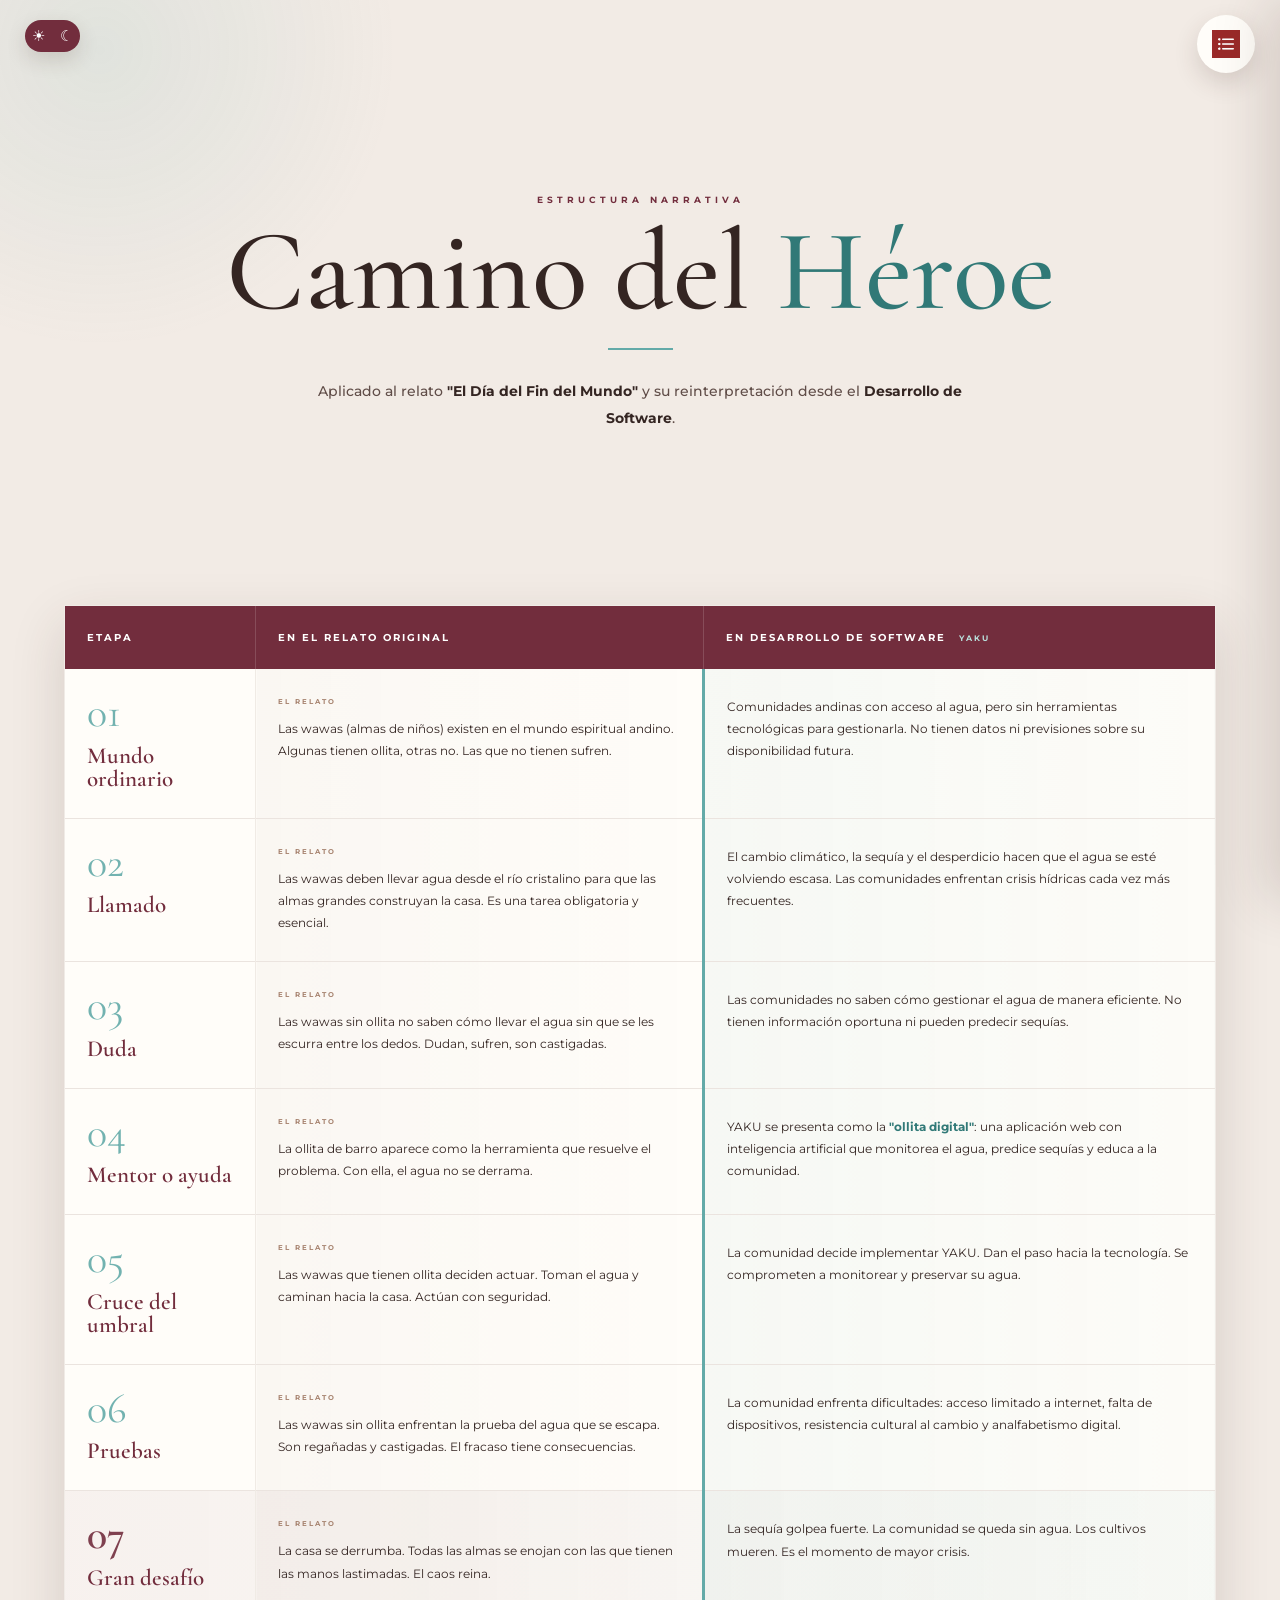
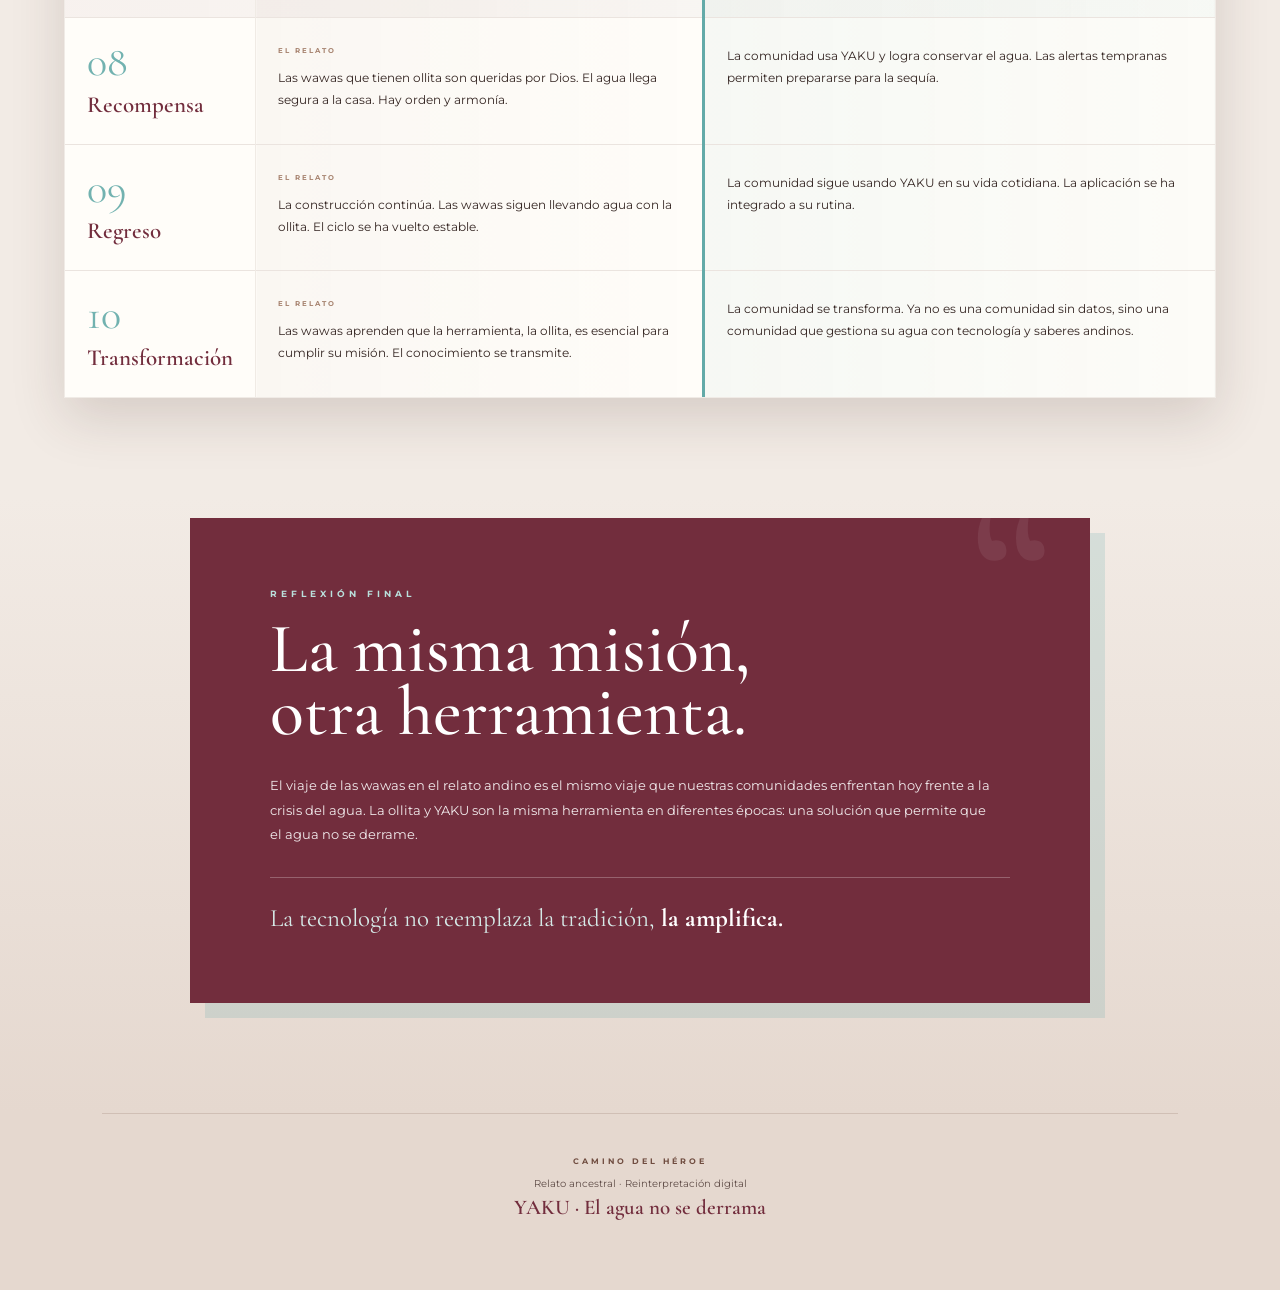
<file: camino-heroe.html>
<!DOCTYPE html>
<html lang="es">
<head>
    <meta charset="UTF-8">
    <meta name="viewport" content="width=device-width, initial-scale=1.0">

    <title>YAKU | Camino del Héroe</title>

    <!-- FUENTES -->
    <link rel="preconnect" href="https://fonts.googleapis.com">
    <link rel="preconnect" href="https://fonts.gstatic.com" crossorigin>

    <link href="https://fonts.googleapis.com/css2?family=Cormorant+Garamond:wght@400;500;600;700&family=Montserrat:wght@300;400;500;600;700&display=swap"
          rel="stylesheet">

    <!-- ESTILOS -->
    <link rel="stylesheet" href="css/camino-heroe.css">
</head>

<body>

    <!-- =================================================
         FONDO DECORATIVO
    ================================================== -->

    <div class="fondo-decorativo"></div>


    <!-- =================================================
         BOTÓN CAMBIO DE TEMA
    ================================================== -->

    <button class="tema-btn"
            id="temaBtn"
            aria-label="Cambiar tema">

        <span>☀</span>
        <span>☾</span>

    </button>


    <!-- =================================================
         BOTÓN DEL MENÚ
    ================================================== -->

    <button class="menu-btn"
            id="menuBtn"
            aria-label="Abrir menú">

        <img src="img/menu.jpeg"
             alt="Abrir menú">

    </button>


    <!-- =================================================
         MENÚ LATERAL
    ================================================== -->

    <aside class="menu-lateral"
           id="menuLateral">

        <div class="menu-contenido">

            <!-- ENCABEZADO -->

            <div class="menu-encabezado">

                <img src="img/logo.png"
                     class="menu-logo"
                     alt="Logo YAKU">

                <button class="cerrar-menu"
                        id="cerrarMenu"
                        aria-label="Cerrar menú">

                    ×

                </button>

            </div>


            <!-- NAVEGACIÓN -->

            <nav>

                <!-- INICIO -->

                <div class="grupo-menu">

                    <button class="titulo-menu"
                            id="btnInicio">

                        <span>
                            <small>01</small>
                            INICIO
                        </span>

                        <b>⌄</b>

                    </button>


                    <div class="submenu"
                         id="submenuInicio">

                        <a href="index.html#titulo-logo">
                            Título y Logo
                        </a>

                        <a href="index.html#descripcion">
                            Descripción
                        </a>

                        <a href="index.html#relato">
                            Relato
                        </a>

                        <a href="index.html#mencion">
                            Mención
                        </a>

                    </div>

                </div>


                <!-- DEMÁS PÁGINAS -->

                <a href="guion.html"
                   class="enlace-menu">

                    <span>02</span>
                    Guion

                </a>


                <a href="video.html"
                   class="enlace-menu">

                    <span>03</span>
                    Video

                </a>


                <a href="storyboard.html"
                   class="enlace-menu">

                    <span>04</span>
                    Storyboard

                </a>


                <a href="camino.html"
                   class="enlace-menu activo-menu">

                    <span>05</span>
                    Camino del Héroe

                </a>


                <a href="evidencia-ia.html"
                   class="enlace-menu">

                    <span>06</span>
                    Evidencia de IA

                </a>


                <a href="mencion-software.html"
                   class="enlace-menu">

                    <span>07</span>
                    Mención de Software

                </a>

 <a href="conclusiones.html"
                   class="enlace-menu">
                    <span>08</span>
                    Conclusiones
                </a>
                <a href="creditos.html"
                   class="enlace-menu">
                    <span>09</span>
                    Créditos
                </a>

            </nav>

        </div>

    </aside>


    <!-- =================================================
         CONTENIDO PRINCIPAL
    ================================================== -->

    <main>

        <!-- =================================================
             PORTADA DE LA SECCIÓN
        ================================================== -->

        <section class="cabecera-camino">

            <div class="contenedor">

            

                <p class="etiqueta">
                    ESTRUCTURA NARRATIVA
                </p>

                <h1>
                    Camino del
                    <em>Héroe</em>
                </h1>

                <div class="linea"></div>

                <p class="introduccion">

                    Aplicado al relato
                    <strong>"El Día del Fin del Mundo"</strong>
                    y su reinterpretación desde el
                    <strong>Desarrollo de Software</strong>.

                </p>

            </div>

        </section>


        <!-- =================================================
             TABLA CAMINO DEL HÉROE
        ================================================== -->

        <section class="seccion camino-tabla">

            <div class="contenedor">

                <div class="tabla-contenedor">

                    <table>

                        <thead>

                            <tr>

                                <th class="col-etapa">
                                    ETAPA
                                </th>

                          

                                <th>
                                    EN EL RELATO ORIGINAL
                                </th>

                                <th>
                                    EN DESARROLLO DE SOFTWARE
                                    <span class="th-yaku">
                                        YAKU
                                    </span>
                                </th>

                            </tr>

                        </thead>


                        <tbody>

                            <!-- 01 -->

                            <tr>

                                <td class="etapa">

                                    <span class="numero">
                                        01
                                    </span>

                                    <strong>
                                        Mundo ordinario
                                    </strong>

                                </td>

                           

                                <td class="relato-celda">

                                    <span class="mini-titulo">
                                        EL RELATO
                                    </span>

                                    Las wawas (almas de niños) existen
                                    en el mundo espiritual andino.
                                    Algunas tienen ollita, otras no.
                                    Las que no tienen sufren.

                                </td>

                                <td class="yaku-celda">

                                    Comunidades andinas con acceso
                                    al agua, pero sin herramientas
                                    tecnológicas para gestionarla.
                                    No tienen datos ni previsiones
                                    sobre su disponibilidad futura.

                                </td>

                            </tr>


                            <!-- 02 -->

                            <tr>

                                <td class="etapa">

                                    <span class="numero">
                                        02
                                    </span>

                                    <strong>
                                        Llamado
                                    </strong>

                                </td>

                           

                                <td class="relato-celda">

                                    <span class="mini-titulo">
                                        EL RELATO
                                    </span>

                                    Las wawas deben llevar agua
                                    desde el río cristalino para
                                    que las almas grandes construyan
                                    la casa. Es una tarea obligatoria
                                    y esencial.

                                </td>

                                <td class="yaku-celda">

                                    El cambio climático, la sequía
                                    y el desperdicio hacen que el
                                    agua se esté volviendo escasa.
                                    Las comunidades enfrentan crisis
                                    hídricas cada vez más frecuentes.

                                </td>

                            </tr>


                            <!-- 03 -->

                            <tr>

                                <td class="etapa">

                                    <span class="numero">
                                        03
                                    </span>

                                    <strong>
                                        Duda
                                    </strong>

                                </td>

                           
                            

                                <td class="relato-celda">

                                    <span class="mini-titulo">
                                        EL RELATO
                                    </span>

                                    Las wawas sin ollita no saben
                                    cómo llevar el agua sin que
                                    se les escurra entre los dedos.
                                    Dudan, sufren, son castigadas.

                                </td>

                                <td class="yaku-celda">

                                    Las comunidades no saben cómo
                                    gestionar el agua de manera
                                    eficiente. No tienen información
                                    oportuna ni pueden predecir
                                    sequías.

                                </td>

                            </tr>


                            <!-- 04 -->

                            <tr>

                                <td class="etapa">

                                    <span class="numero">
                                        04
                                    </span>

                                    <strong>
                                        Mentor o ayuda
                                    </strong>

                                </td>


                                <td class="relato-celda">

                                    <span class="mini-titulo">
                                        EL RELATO
                                    </span>

                                    La ollita de barro aparece
                                    como la herramienta que
                                    resuelve el problema.
                                    Con ella, el agua no se derrama.

                                </td>

                                <td class="yaku-celda">

                                    YAKU se presenta como la
                                    <strong>"ollita digital"</strong>:
                                    una aplicación web con inteligencia
                                    artificial que monitorea el agua,
                                    predice sequías y educa a la comunidad.

                                </td>

                            </tr>


                            <!-- 05 -->

                            <tr>

                                <td class="etapa">

                                    <span class="numero">
                                        05
                                    </span>

                                    <strong>
                                        Cruce del umbral
                                    </strong>

                                </td>

                       
                                <td class="relato-celda">

                                    <span class="mini-titulo">
                                        EL RELATO
                                    </span>

                                    Las wawas que tienen ollita
                                    deciden actuar. Toman el agua
                                    y caminan hacia la casa.
                                    Actúan con seguridad.

                                </td>

                                <td class="yaku-celda">

                                    La comunidad decide implementar
                                    YAKU. Dan el paso hacia la
                                    tecnología. Se comprometen
                                    a monitorear y preservar
                                    su agua.

                                </td>

                            </tr>


                            <!-- 06 -->

                            <tr>

                                <td class="etapa">

                                    <span class="numero">
                                        06
                                    </span>

                                    <strong>
                                        Pruebas
                                    </strong>

                                </td>

                        
                                <td class="relato-celda">

                                    <span class="mini-titulo">
                                        EL RELATO
                                    </span>

                                    Las wawas sin ollita enfrentan
                                    la prueba del agua que se escapa.
                                    Son regañadas y castigadas.
                                    El fracaso tiene consecuencias.

                                </td>

                                <td class="yaku-celda">

                                    La comunidad enfrenta dificultades:
                                    acceso limitado a internet, falta
                                    de dispositivos, resistencia
                                    cultural al cambio y
                                    analfabetismo digital.

                                </td>

                            </tr>


                            <!-- 07 -->

                            <tr class="gran-desafio">

                                <td class="etapa">

                                    <span class="numero">
                                        07
                                    </span>

                                    <strong>
                                        Gran desafío
                                    </strong>

                                </td>


                                <td class="relato-celda">

                                    <span class="mini-titulo">
                                        EL RELATO
                                    </span>

                                    La casa se derrumba.
                                    Todas las almas se enojan
                                    con las que tienen las manos
                                    lastimadas. El caos reina.

                                </td>

                                <td class="yaku-celda">

                                    La sequía golpea fuerte.
                                    La comunidad se queda sin agua.
                                    Los cultivos mueren.
                                    Es el momento de mayor crisis.

                                </td>

                            </tr>


                            <!-- 08 -->

                            <tr>

                                <td class="etapa">

                                    <span class="numero">
                                        08
                                    </span>

                                    <strong>
                                        Recompensa
                                    </strong>

                                </td>


                                <td class="relato-celda">

                                    <span class="mini-titulo">
                                        EL RELATO
                                    </span>

                                    Las wawas que tienen ollita
                                    son queridas por Dios.
                                    El agua llega segura a la casa.
                                    Hay orden y armonía.

                                </td>

                                <td class="yaku-celda">

                                    La comunidad usa YAKU y logra
                                    conservar el agua. Las alertas
                                    tempranas permiten prepararse
                                    para la sequía.

                                </td>

                            </tr>


                            <!-- 09 -->

                            <tr>

                                <td class="etapa">

                                    <span class="numero">
                                        09
                                    </span>

                                    <strong>
                                        Regreso
                                    </strong>

                                </td>


                                <td class="relato-celda">

                                    <span class="mini-titulo">
                                        EL RELATO
                                    </span>

                                    La construcción continúa.
                                    Las wawas siguen llevando agua
                                    con la ollita. El ciclo se ha
                                    vuelto estable.

                                </td>

                                <td class="yaku-celda">

                                    La comunidad sigue usando YAKU
                                    en su vida cotidiana. La aplicación
                                    se ha integrado a su rutina.

                                </td>

                            </tr>


                            <!-- 10 -->

                            <tr>

                                <td class="etapa">

                                    <span class="numero">
                                        10
                                    </span>

                                    <strong>
                                        Transformación
                                    </strong>

                                </td>

                                <td class="relato-celda">

                                    <span class="mini-titulo">
                                        EL RELATO
                                    </span>

                                    Las wawas aprenden que la
                                    herramienta, la ollita, es esencial
                                    para cumplir su misión.
                                    El conocimiento se transmite.

                                </td>

                                <td class="yaku-celda">

                                    La comunidad se transforma.
                                    Ya no es una comunidad sin datos,
                                    sino una comunidad que gestiona
                                    su agua con tecnología y
                                    saberes andinos.

                                </td>

                            </tr>

                        </tbody>

                    </table>

                </div>

            </div>

        </section>


        <!-- =================================================
             REFLEXIÓN FINAL
        ================================================== -->

        <section class="reflexion">

            <div class="contenedor">

                <div class="reflexion-cuadro">

                    <span class="comillas">
                        “
                    </span>

                    <p class="etiqueta">
                        REFLEXIÓN FINAL
                    </p>

                    <h2>
                        La misma misión,
                        otra herramienta.
                    </h2>

                    <p class="reflexion-texto">

                        El viaje de las wawas en el relato andino
                        es el mismo viaje que nuestras comunidades
                        enfrentan hoy frente a la crisis del agua.
                        La ollita y YAKU son la misma herramienta
                        en diferentes épocas: una solución que
                        permite que el agua no se derrame.

                    </p>

                    <div class="frase-final">

                        La tecnología no reemplaza la tradición,
                        <strong>la amplifica.</strong>

                    </div>

             

                </div>

            </div>

        </section>


        <!-- =================================================
             PIE
        ================================================== -->

        <section class="datos-finales">

            <div class="contenedor">

                <div class="nota-final">

                    <span>
                        CAMINO DEL HÉROE
                    </span>

                    <p>
                        Relato ancestral · Reinterpretación digital
                    </p>

                    <strong>
                        YAKU · El agua no se derrama
                    </strong>

                </div>

            </div>

        </section>

    </main>


    <!-- =================================================
         JAVASCRIPT
    ================================================== -->

    <script src="js/camino-heroe.js"></script>

</body>
</html>
</file>
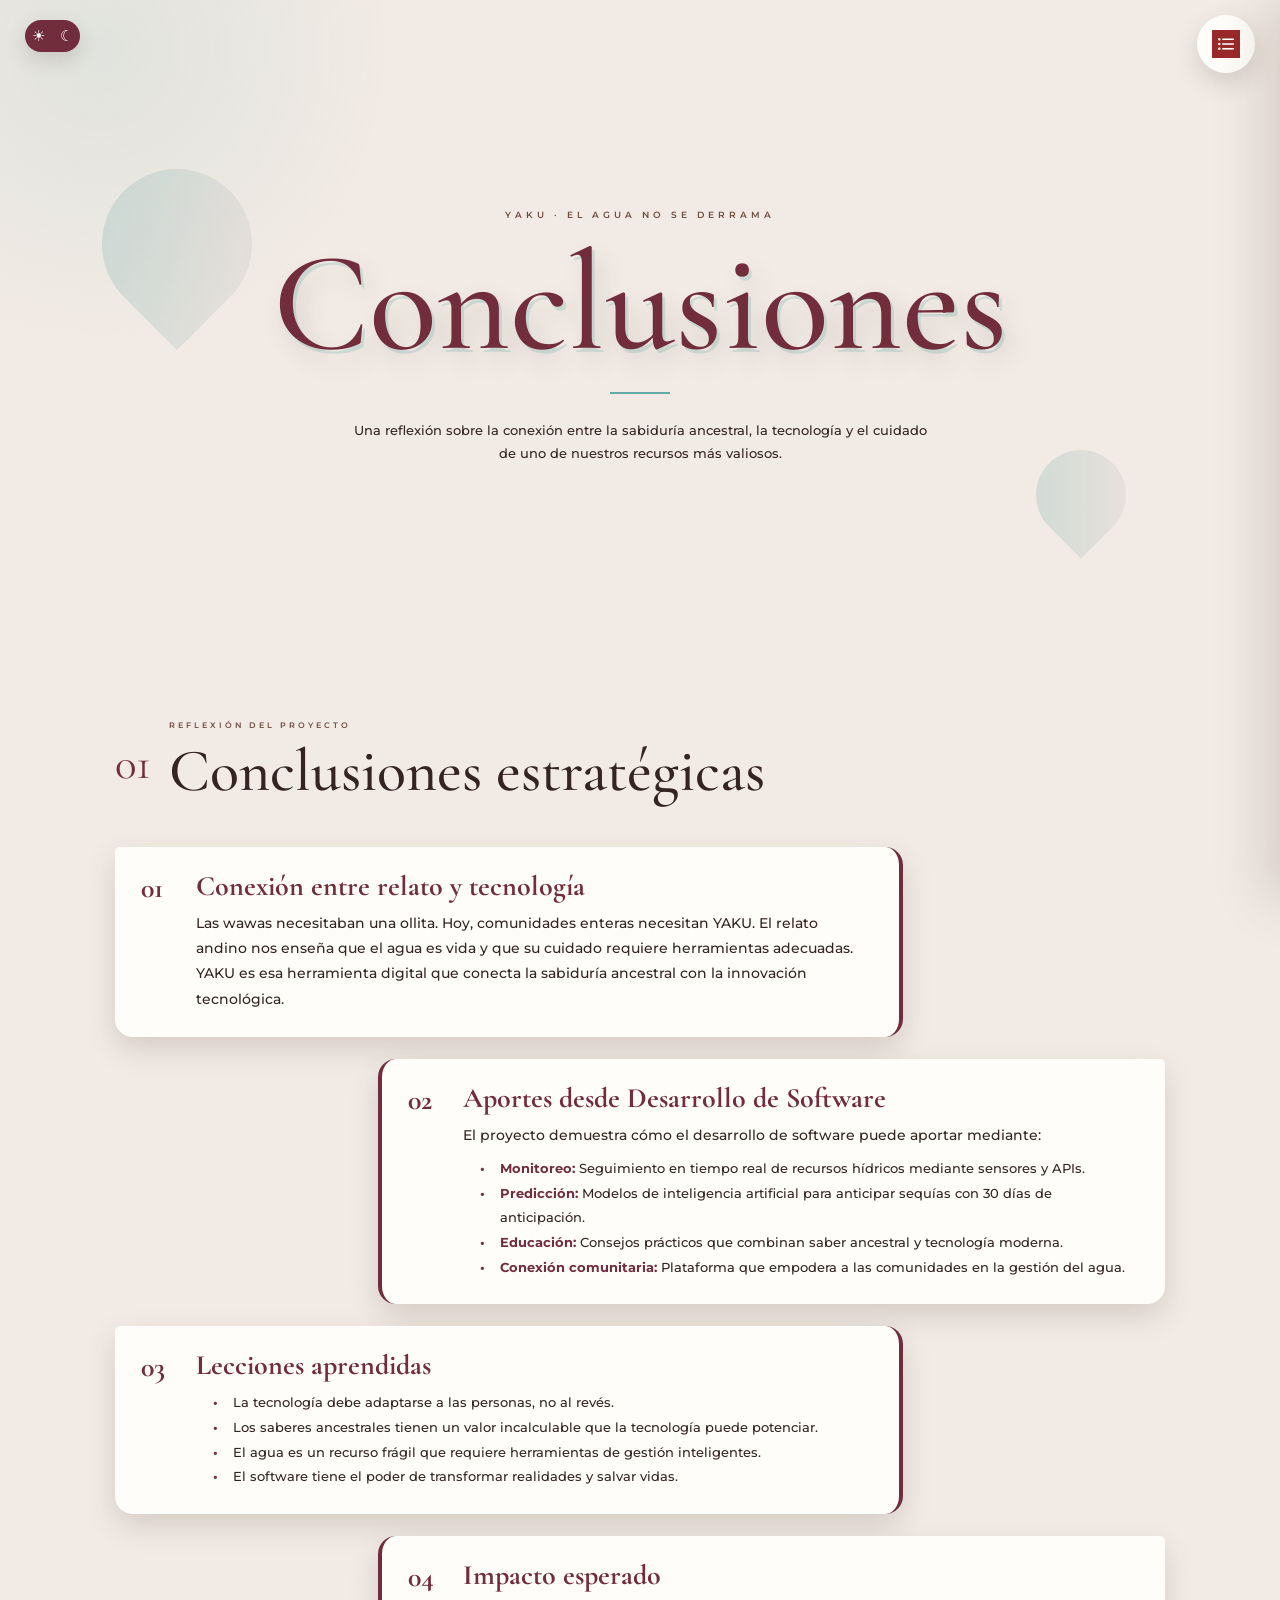
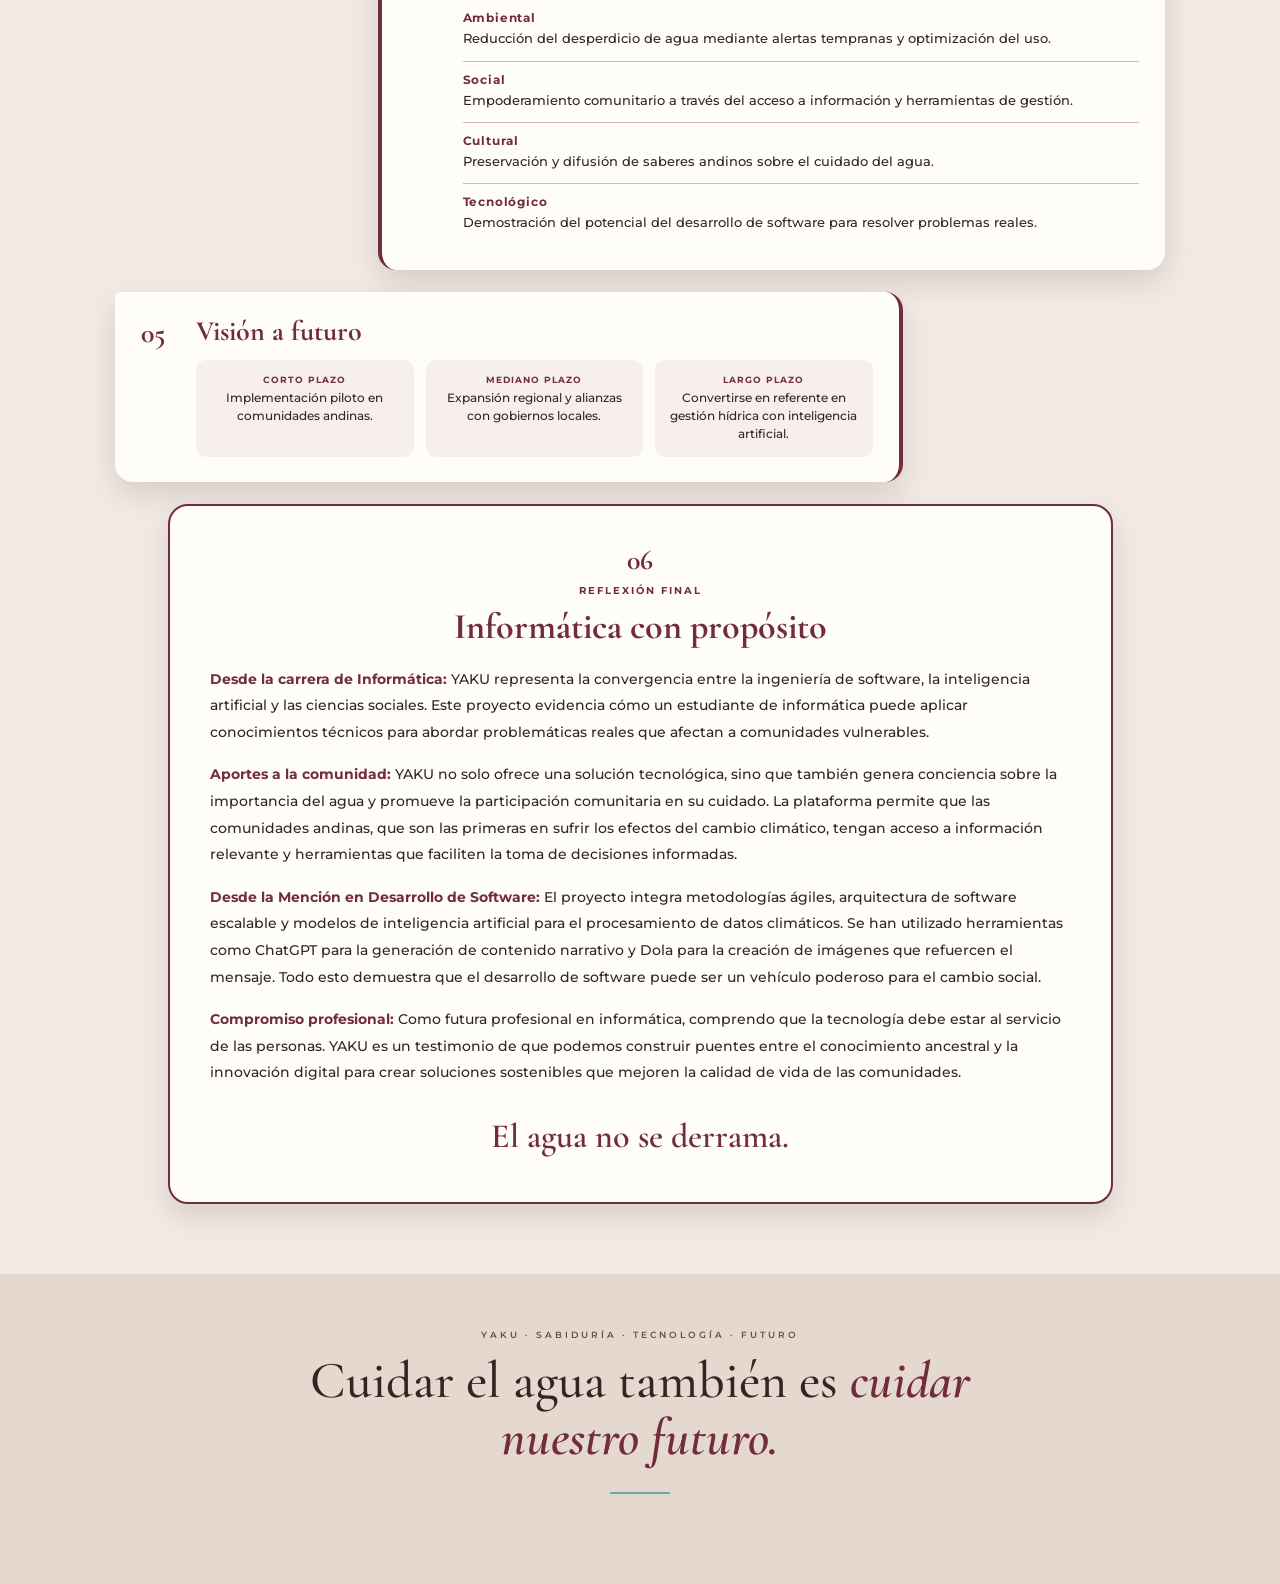
<file: conclusiones.html>
<!DOCTYPE html>
<html lang="es">

<head>
    <meta charset="UTF-8">
    <meta name="viewport" content="width=device-width, initial-scale=1.0">
    <title>YAKU | Conclusiones</title>

    <!-- FUENTES -->
    <link rel="preconnect" href="https://fonts.googleapis.com">
    <link rel="preconnect" href="https://fonts.gstatic.com" crossorigin>
    <link href="https://fonts.googleapis.com/css2?family=Cormorant+Garamond:wght@400;500;600;700&family=Montserrat:wght@300;400;500;600;700&display=swap" rel="stylesheet">

    <!-- ESTILOS -->
    <link rel="stylesheet" href="css/conclusiones.css">
</head>

<body>

    <!-- =================================================
         FONDO DECORATIVO
    ================================================== -->
    <div class="fondo-decorativo"></div>

    <!-- =================================================
         BOTÓN CAMBIO DE TEMA - IZQUIERDA
    ================================================== -->
    <button class="tema-btn" id="temaBtn" aria-label="Cambiar tema">
        <span>☀</span>
        <span>☾</span>
    </button>

    <!-- =================================================
         BOTÓN MENÚ - DERECHA
    ================================================== -->
    <button class="menu-btn" id="menuBtn" aria-label="Abrir menú">
        <img src="img/menu.jpeg" alt="Abrir menú">
    </button>

    <!-- =================================================
         MENÚ LATERAL - DERECHA
    ================================================== -->
    <aside class="menu-lateral" id="menuLateral">
        <div class="menu-contenido">

            <!-- ENCABEZADO -->
            <div class="menu-encabezado">
                <img src="img/logo.png" class="menu-logo" alt="Logo YAKU">
                <button class="cerrar-menu" id="cerrarMenu" aria-label="Cerrar menú">×</button>
            </div>

            <!-- NAVEGACIÓN -->
            <nav>
                <!-- INICIO -->
                <div class="grupo-menu">
                    <button class="titulo-menu" id="btnInicio">
                        <span><small>01</small> INICIO</span>
                        <b>⌄</b>
                    </button>
                    <div class="submenu" id="submenuInicio">
                        <a href="index.html#titulo-logo">Título y Logo</a>
                        <a href="index.html#descripcion">Descripción</a>
                        <a href="index.html#relato">Relato</a>
                        <a href="index.html#mencion">Mención</a>
                    </div>
                </div>

                <a href="guion.html" class="enlace-menu"><span>02</span> Guion</a>
                <a href="video.html" class="enlace-menu"><span>03</span> Video</a>
                <a href="storyboard.html" class="enlace-menu"><span>04</span> Storyboard</a>
                <a href="camino-heroe.html" class="enlace-menu"><span>05</span> Camino del Héroe</a>
                <a href="evidencia-ia.html" class="enlace-menu"><span>06</span> Evidencia de IA</a>
                <a href="mencion-software.html" class="enlace-menu"><span>07</span> Mención de Software</a>
                <a href="conclusiones.html" class="enlace-menu activo"><span>08</span> Conclusiones</a>
                <a href="creditos.html" class="enlace-menu"><span>09</span> Créditos</a>
            </nav>

        </div>
    </aside>

    <!-- =================================================
         CONTENIDO PRINCIPAL
    ================================================== -->
    <main>

        <!-- =================================================
             PORTADA
        ================================================== -->
        <section class="conclusiones-portada">
            <div class="portada-contenido">
                <p class="texto-superior">YAKU · EL AGUA NO SE DERRAMA</p>
                <h1>Conclusiones</h1>
                <div class="linea"></div>
                <p class="frase-portada">Una reflexión sobre la conexión entre la sabiduría ancestral, la tecnología y el cuidado de uno de nuestros recursos más valiosos.</p>
            </div>
            <div class="gota gota-1"></div>
            <div class="gota gota-2"></div>
        </section>

        <!-- =================================================
             CONTENIDO
        ================================================== -->
        <section class="conclusiones-seccion">
            <div class="contenedor">

                <!-- ENCABEZADO -->
                <div class="encabezado-seccion">
                    <span>01</span>
                    <div>
                        <p>REFLEXIÓN DEL PROYECTO</p>
                        <h2>Conclusiones estratégicas</h2>
                    </div>
                </div>

                <!-- =================================================
                     CHAT / TARJETAS
                ================================================== -->
                <div class="chat-conclusiones">

                    <!-- 1 -->
                    <article class="mensaje-card izquierda">
                        <span class="mensaje-numero">01</span>
                        <div class="mensaje-contenido">
                            <h3>Conexión entre relato y tecnología</h3>
                            <p>Las wawas necesitaban una ollita. Hoy, comunidades enteras necesitan YAKU. El relato andino nos enseña que el agua es vida y que su cuidado requiere herramientas adecuadas. YAKU es esa herramienta digital que conecta la sabiduría ancestral con la innovación tecnológica.</p>
                        </div>
                    </article>

                    <!-- 2 -->
                    <article class="mensaje-card derecha">
                        <span class="mensaje-numero">02</span>
                        <div class="mensaje-contenido">
                            <h3>Aportes desde Desarrollo de Software</h3>
                            <p>El proyecto demuestra cómo el desarrollo de software puede aportar mediante:</p>
                            <ul>
                                <li><strong>Monitoreo:</strong> Seguimiento en tiempo real de recursos hídricos mediante sensores y APIs.</li>
                                <li><strong>Predicción:</strong> Modelos de inteligencia artificial para anticipar sequías con 30 días de anticipación.</li>
                                <li><strong>Educación:</strong> Consejos prácticos que combinan saber ancestral y tecnología moderna.</li>
                                <li><strong>Conexión comunitaria:</strong> Plataforma que empodera a las comunidades en la gestión del agua.</li>
                            </ul>
                        </div>
                    </article>

                    <!-- 3 -->
                    <article class="mensaje-card izquierda">
                        <span class="mensaje-numero">03</span>
                        <div class="mensaje-contenido">
                            <h3>Lecciones aprendidas</h3>
                            <ul>
                                <li>La tecnología debe adaptarse a las personas, no al revés.</li>
                                <li>Los saberes ancestrales tienen un valor incalculable que la tecnología puede potenciar.</li>
                                <li>El agua es un recurso frágil que requiere herramientas de gestión inteligentes.</li>
                                <li>El software tiene el poder de transformar realidades y salvar vidas.</li>
                            </ul>
                        </div>
                    </article>

                    <!-- 4 -->
                    <article class="mensaje-card derecha">
                        <span class="mensaje-numero">04</span>
                        <div class="mensaje-contenido">
                            <h3>Impacto esperado</h3>
                            <div class="impacto-item">
                                <strong>Ambiental</strong>
                                <p>Reducción del desperdicio de agua mediante alertas tempranas y optimización del uso.</p>
                            </div>
                            <div class="impacto-item">
                                <strong>Social</strong>
                                <p>Empoderamiento comunitario a través del acceso a información y herramientas de gestión.</p>
                            </div>
                            <div class="impacto-item">
                                <strong>Cultural</strong>
                                <p>Preservación y difusión de saberes andinos sobre el cuidado del agua.</p>
                            </div>
                            <div class="impacto-item">
                                <strong>Tecnológico</strong>
                                <p>Demostración del potencial del desarrollo de software para resolver problemas reales.</p>
                            </div>
                        </div>
                    </article>

                    <!-- 5 -->
                    <article class="mensaje-card izquierda">
                        <span class="mensaje-numero">05</span>
                        <div class="mensaje-contenido">
                            <h3>Visión a futuro</h3>
                            <div class="vision">
                                <div>
                                    <span>CORTO PLAZO</span>
                                    <p>Implementación piloto en comunidades andinas.</p>
                                </div>
                                <div>
                                    <span>MEDIANO PLAZO</span>
                                    <p>Expansión regional y alianzas con gobiernos locales.</p>
                                </div>
                                <div>
                                    <span>LARGO PLAZO</span>
                                    <p>Convertirse en referente en gestión hídrica con inteligencia artificial.</p>
                                </div>
                            </div>
                        </div>
                    </article>

                    <!-- 6 - REFLEXIÓN FINAL AMPLIADA -->
                    <article class="mensaje-card reflexion">
                        <span class="mensaje-numero">06</span>
                        <div class="mensaje-contenido">
                            <p class="etiqueta-reflexion">REFLEXIÓN FINAL</p>
                            <h3>Informática con propósito</h3>

                            <div class="reflexion-tecnica">
                                <p><strong>Desde la carrera de Informática:</strong> YAKU representa la convergencia entre la ingeniería de software, la inteligencia artificial y las ciencias sociales. Este proyecto evidencia cómo un estudiante de informática puede aplicar conocimientos técnicos para abordar problemáticas reales que afectan a comunidades vulnerables.</p>

                                <p><strong>Aportes a la comunidad:</strong> YAKU no solo ofrece una solución tecnológica, sino que también genera conciencia sobre la importancia del agua y promueve la participación comunitaria en su cuidado. La plataforma permite que las comunidades andinas, que son las primeras en sufrir los efectos del cambio climático, tengan acceso a información relevante y herramientas que faciliten la toma de decisiones informadas.</p>

                                <p><strong>Desde la Mención en Desarrollo de Software:</strong> El proyecto integra metodologías ágiles, arquitectura de software escalable y modelos de inteligencia artificial para el procesamiento de datos climáticos. Se han utilizado herramientas como ChatGPT para la generación de contenido narrativo y Dola para la creación de imágenes que refuercen el mensaje. Todo esto demuestra que el desarrollo de software puede ser un vehículo poderoso para el cambio social.</p>

                                <p><strong>Compromiso profesional:</strong> Como futura profesional en informática, comprendo que la tecnología debe estar al servicio de las personas. YAKU es un testimonio de que podemos construir puentes entre el conocimiento ancestral y la innovación digital para crear soluciones sostenibles que mejoren la calidad de vida de las comunidades.</p>
                            </div>

                            <p class="frase-final">El agua no se derrama.</p>
                        </div>
                    </article>

                </div>

            </div>
        </section>

        <!-- =================================================
             CIERRE
        ================================================== -->
        <section class="cierre">
            <div class="cierre-contenido">
                <p>YAKU · SABIDURÍA · TECNOLOGÍA · FUTURO</p>
                <h2>Cuidar el agua también es <em>cuidar nuestro futuro.</em></h2>
                <div class="linea"></div>
            </div>
        </section>

    </main>

    <!-- =================================================
         JAVASCRIPT
    ================================================== -->
    <script src="js/conclusiones.js"></script>

</body>

</html>
</file>
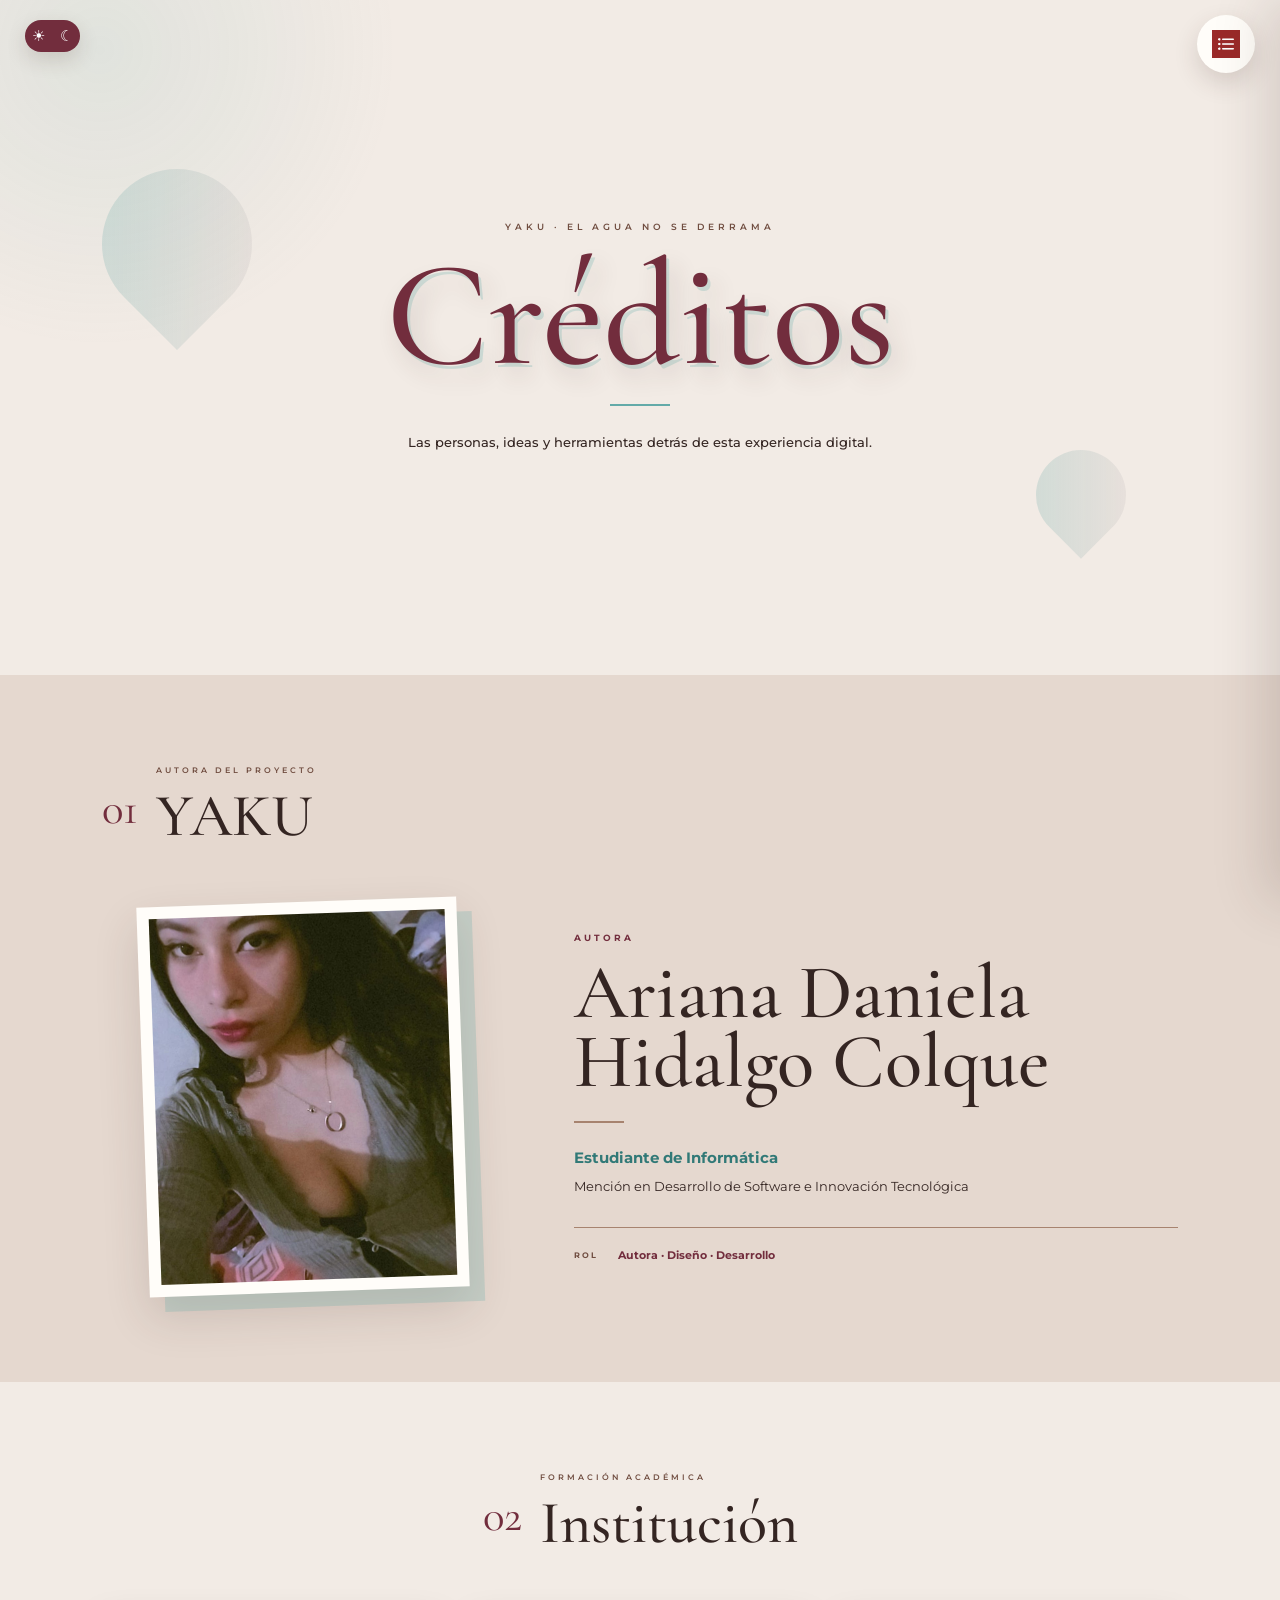
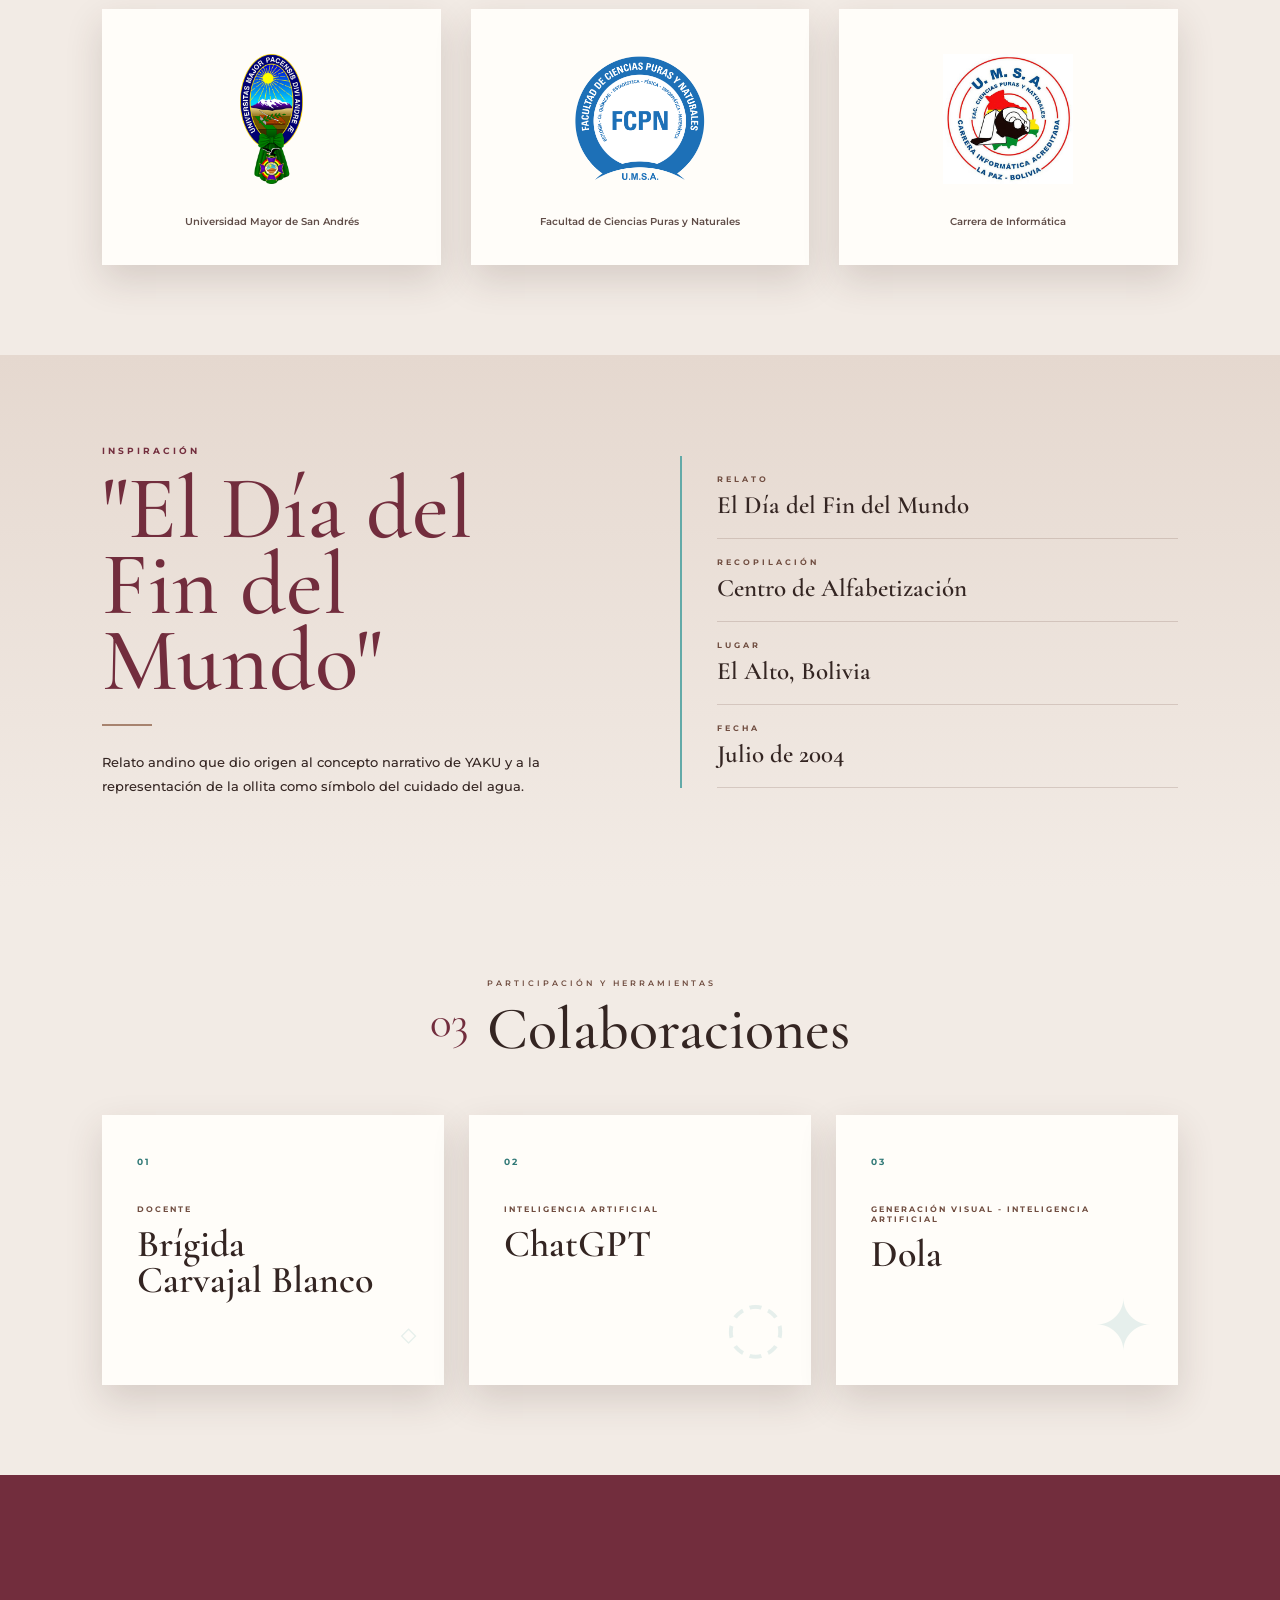
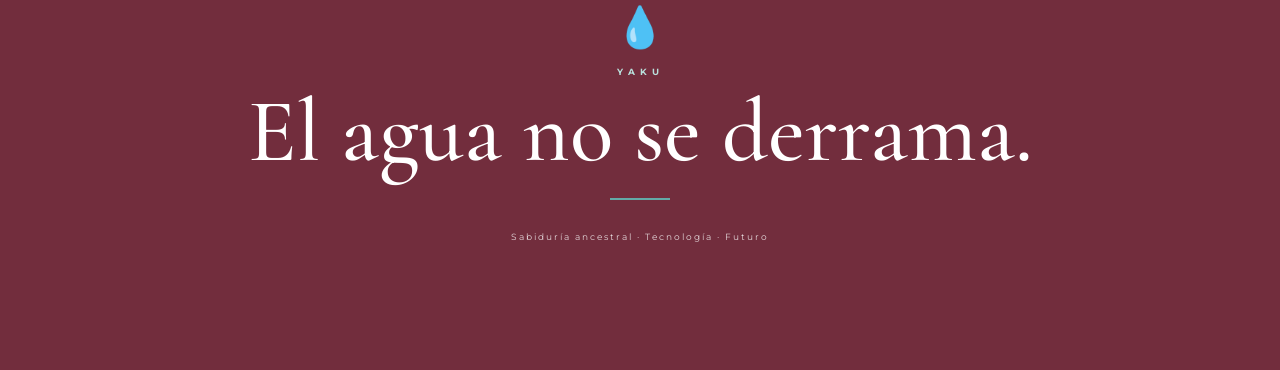
<file: creditos.html>
<!DOCTYPE html>
<html lang="es">

<head>
    <meta charset="UTF-8">

    <meta name="viewport"
          content="width=device-width, initial-scale=1.0">

    <title>YAKU | Créditos</title>

    <!-- FUENTES -->
    <link rel="preconnect"
          href="https://fonts.googleapis.com">

    <link rel="preconnect"
          href="https://fonts.gstatic.com"
          crossorigin>

    <link href="https://fonts.googleapis.com/css2?family=Cormorant+Garamond:wght@400;500;600;700&family=Montserrat:wght@300;400;500;600;700&display=swap"
          rel="stylesheet">

    <!-- ESTILOS -->
    <link rel="stylesheet" href="css/creditos.css">
</head>


<body>

    <!-- =================================================
         FONDO DECORATIVO
    ================================================== -->

    <div class="fondo-decorativo"></div>


    <!-- =================================================
         BOTÓN CAMBIO DE TEMA
    ================================================== -->

    <button class="tema-btn"
            id="temaBtn"
            aria-label="Cambiar tema">

        <span>☀</span>
        <span>☾</span>

    </button>


    <!-- =================================================
         BOTÓN DEL MENÚ
    ================================================== -->

    <button class="menu-btn"
            id="menuBtn"
            aria-label="Abrir menú">

        <img src="img/menu.jpeg"
             alt="Abrir menú">

    </button>


    <!-- =================================================
         MENÚ LATERAL
    ================================================== -->

    <aside class="menu-lateral"
           id="menuLateral">

        <div class="menu-contenido">


            <!-- ENCABEZADO DEL MENÚ -->

            <div class="menu-encabezado">

                <img src="img/logo.png"
                     class="menu-logo"
                     alt="Logo YAKU">

                <button class="cerrar-menu"
                        id="cerrarMenu"
                        aria-label="Cerrar menú">

                    ×

                </button>

            </div>


            <!-- NAVEGACIÓN -->

            <nav>


                <!-- INICIO CON SUBMENÚ -->

                <div class="grupo-menu">

                    <button class="titulo-menu"
                            id="btnInicio">

                        <span>

                            <small>01</small>
                            INICIO

                        </span>

                        <b>⌄</b>

                    </button>


                    <div class="submenu"
                         id="submenuInicio">

                        <a href="index.html#titulo-logo">
                            Título y Logo
                        </a>

                        <a href="index.html#descripcion">
                            Descripción
                        </a>

                        <a href="index.html#relato">
                            Relato
                        </a>

                        <a href="index.html#mencion">
                            Mención
                        </a>

                    </div>

                </div>


                <!-- DEMÁS PÁGINAS -->

                <a href="guion.html"
                   class="enlace-menu">

                    <span>02</span>
                    Guion

                </a>


                <a href="video.html"
                   class="enlace-menu">

                    <span>03</span>
                    Video

                </a>


                <a href="storyboard.html"
                   class="enlace-menu">

                    <span>04</span>
                    Storyboard

                </a>


                <a href="camino-heroe.html"
                   class="enlace-menu">

                    <span>05</span>
                    Camino del Héroe

                </a>


                <a href="evidencia-ia.html"
                   class="enlace-menu">

                    <span>06</span>
                    Evidencia de IA

                </a>


                <a href="mencion-software.html"
                   class="enlace-menu">

                    <span>07</span>
                    Mención de Software

                </a>

 <a href="conclusiones.html"
                   class="enlace-menu">
                    <span>08</span>
                    Conclusiones
                </a>
                <a href="creditos.html"
                   class="enlace-menu">
                    <span>09</span>
                    Créditos
                </a>

            </nav>

        </div>

    </aside>



    <!-- =================================================
         CONTENIDO PRINCIPAL
    ================================================== -->

    <main>


        <!-- =================================================
             PORTADA DE CRÉDITOS
        ================================================== -->

        <section class="creditos-portada">

            <div class="portada-contenido">

                <p class="texto-superior">
                    YAKU · EL AGUA NO SE DERRAMA
                </p>

                <h1>
                    Créditos
                </h1>

                <div class="linea"></div>

                <p class="frase-portada">
                    Las personas, ideas y herramientas detrás
                    de esta experiencia digital.
                </p>

            </div>

            <div class="gota gota-1"></div>
            <div class="gota gota-2"></div>

        </section>



        <!-- =================================================
             AUTORA
        ================================================== -->

        <section class="seccion autora">

            <div class="contenedor">


                <div class="encabezado-seccion">

                    <span>01</span>

                    <div>

                        <p>AUTORA DEL PROYECTO</p>

                        <h2>
                            YAKU
                        </h2>

                    </div>

                </div>


                <div class="autora-contenido">


                    <!-- FOTO -->

                    <div class="foto-autora">

                        <div class="marco-foto">

                            <!-- CAMBIA este archivo por tu foto -->

                            <img src="img/foto.jpeg"
                                 alt="Ariana Daniela Hidalgo Colque">

                        </div>

                    </div>


                    <!-- INFORMACIÓN -->

                    <div class="datos-autora">

                        <p class="etiqueta">
                            AUTORA
                        </p>

                        <h3>
                            Ariana Daniela<br>
                            Hidalgo Colque
                        </h3>

                        <div class="linea-pequena"></div>

                        <p class="carrera">
                            Estudiante de Informática
                        </p>

                        <p class="mencion-carrera">
                            Mención en Desarrollo de Software
                            e Innovación Tecnológica
                        </p>

                        <div class="autor-rol">

                            <span>ROL</span>

                            <strong>
                                Autora · Diseño · Desarrollo
                            </strong>

                        </div>

                    </div>

                </div>

            </div>

        </section>



        <!-- =================================================
             INSTITUCIÓN
        ================================================== -->

        <section class="seccion institucion">

            <div class="contenedor">

                <div class="encabezado-seccion centrado">

                    <span>02</span>

                    <div>

                        <p>FORMACIÓN ACADÉMICA</p>

                        <h2>
                            Institución
                        </h2>

                    </div>

                </div>


                <!-- LOGOS -->

                <div class="logos-institucion">


                    <!-- LOGO UMSA -->

                    <div class="logo-institucion">

                        <div class="espacio-logo">

                            <!-- COLOCA AQUÍ EL LOGO DE LA UMSA -->

                            <img src="img/umsa.png"
                                 alt="Logo UMSA">

                        </div>

                        <p>
                            Universidad Mayor de San Andrés
                        </p>

                    </div>


                    <!-- LOGO FACULTAD -->

                    <div class="logo-institucion">

                        <div class="espacio-logo">

                            <!-- COLOCA AQUÍ EL LOGO DE LA FACULTAD -->

                            <img src="img/facultad.png"
                                 alt="Logo Facultad de Ciencias Puras y Naturales">

                        </div>

                        <p>
                            Facultad de Ciencias Puras y Naturales
                        </p>

                    </div>


                    <!-- LOGO CARRERA -->

                    <div class="logo-institucion">

                        <div class="espacio-logo">

                            <!-- COLOCA AQUÍ EL LOGO DE INFORMÁTICA -->

                            <img src="img/informatica.png"
                                 alt="Logo Carrera de Informática">

                        </div>

                        <p>
                            Carrera de Informática
                        </p>

                    </div>


                </div>

            </div>

        </section>



        <!-- =================================================
             ORIGEN DE LA HISTORIA
        ================================================== -->

        <section class="seccion origen">

            <div class="contenedor">

                <div class="origen-contenido">


                    <div class="origen-texto">

                        <p class="etiqueta">
                            INSPIRACIÓN
                        </p>

                        <h2>
                            "El Día del<br>
                            Fin del Mundo"
                        </h2>

                        <div class="linea-pequena"></div>

                        <p>
                            Relato andino que dio origen al concepto
                            narrativo de YAKU y a la representación
                            de la ollita como símbolo del cuidado del agua.
                        </p>

                    </div>


                    <div class="origen-datos">

                        <div class="dato">

                            <span>RELATO</span>

                            <strong>
                                El Día del Fin del Mundo
                            </strong>

                        </div>


                        <div class="dato">

                            <span>RECOPILACIÓN</span>

                            <strong>
                                Centro de Alfabetización
                            </strong>

                        </div>


                        <div class="dato">

                            <span>LUGAR</span>

                            <strong>
                                El Alto, Bolivia
                            </strong>

                        </div>


                        <div class="dato">

                            <span>FECHA</span>

                            <strong>
                                Julio de 2004
                            </strong>

                        </div>

                    </div>

                </div>

            </div>

        </section>



        <!-- =================================================
             DOCENTE Y HERRAMIENTAS
        ================================================== -->

        <section class="seccion colaboraciones">

            <div class="contenedor">


                <div class="encabezado-seccion centrado">

                    <span>03</span>

                    <div>

                        <p>PARTICIPACIÓN Y HERRAMIENTAS</p>

                        <h2>
                            Colaboraciones
                        </h2>

                    </div>

                </div>


                <div class="colaboraciones-grid">


                    <!-- DOCENTE -->

                    <div class="credito-card">

                        <span class="numero-card">
                            01
                        </span>

                        <p>
                            DOCENTE
                        </p>

                        <h3>
                            Brígida<br>
                            Carvajal Blanco
                        </h3>

                        <span class="icono-card">
                            ◇
                        </span>

                    </div>


                    <!-- CHATGPT -->

                    <div class="credito-card">

                        <span class="numero-card">
                            02
                        </span>

                        <p>
                            INTELIGENCIA ARTIFICIAL
                        </p>

                        <h3>
                            ChatGPT
                        </h3>

                        <span class="icono-card">
                            ◌
                        </span>

                    </div>


                    <!-- MIDJOURNEY -->

                    <div class="credito-card">

                        <span class="numero-card">
                            03
                        </span>

                        <p>
                            GENERACIÓN VISUAL - INTELIGENCIA ARTIFICIAL
                        </p>

                        <h3>
                            Dola
                        </h3>

                        <span class="icono-card">
                            ✦
                        </span>

                    </div>

                </div>

            </div>

        </section>



        <!-- =================================================
             CIERRE
        ================================================== -->

        <section class="cierre">

            <div class="cierre-contenido">

                <span class="gota-cierre">
                    💧
                </span>

                <p>
                    YAKU
                </p>

                <h2>
                    El agua no se derrama.
                </h2>

                <div class="linea"></div>

                <small>
                    Sabiduría ancestral · Tecnología · Futuro
                </small>

            </div>

        </section>


    </main>



    <!-- =================================================
         JAVASCRIPT
    ================================================== -->

    <script src="js/creditos.js"></script>

</body>

</html>
</file>
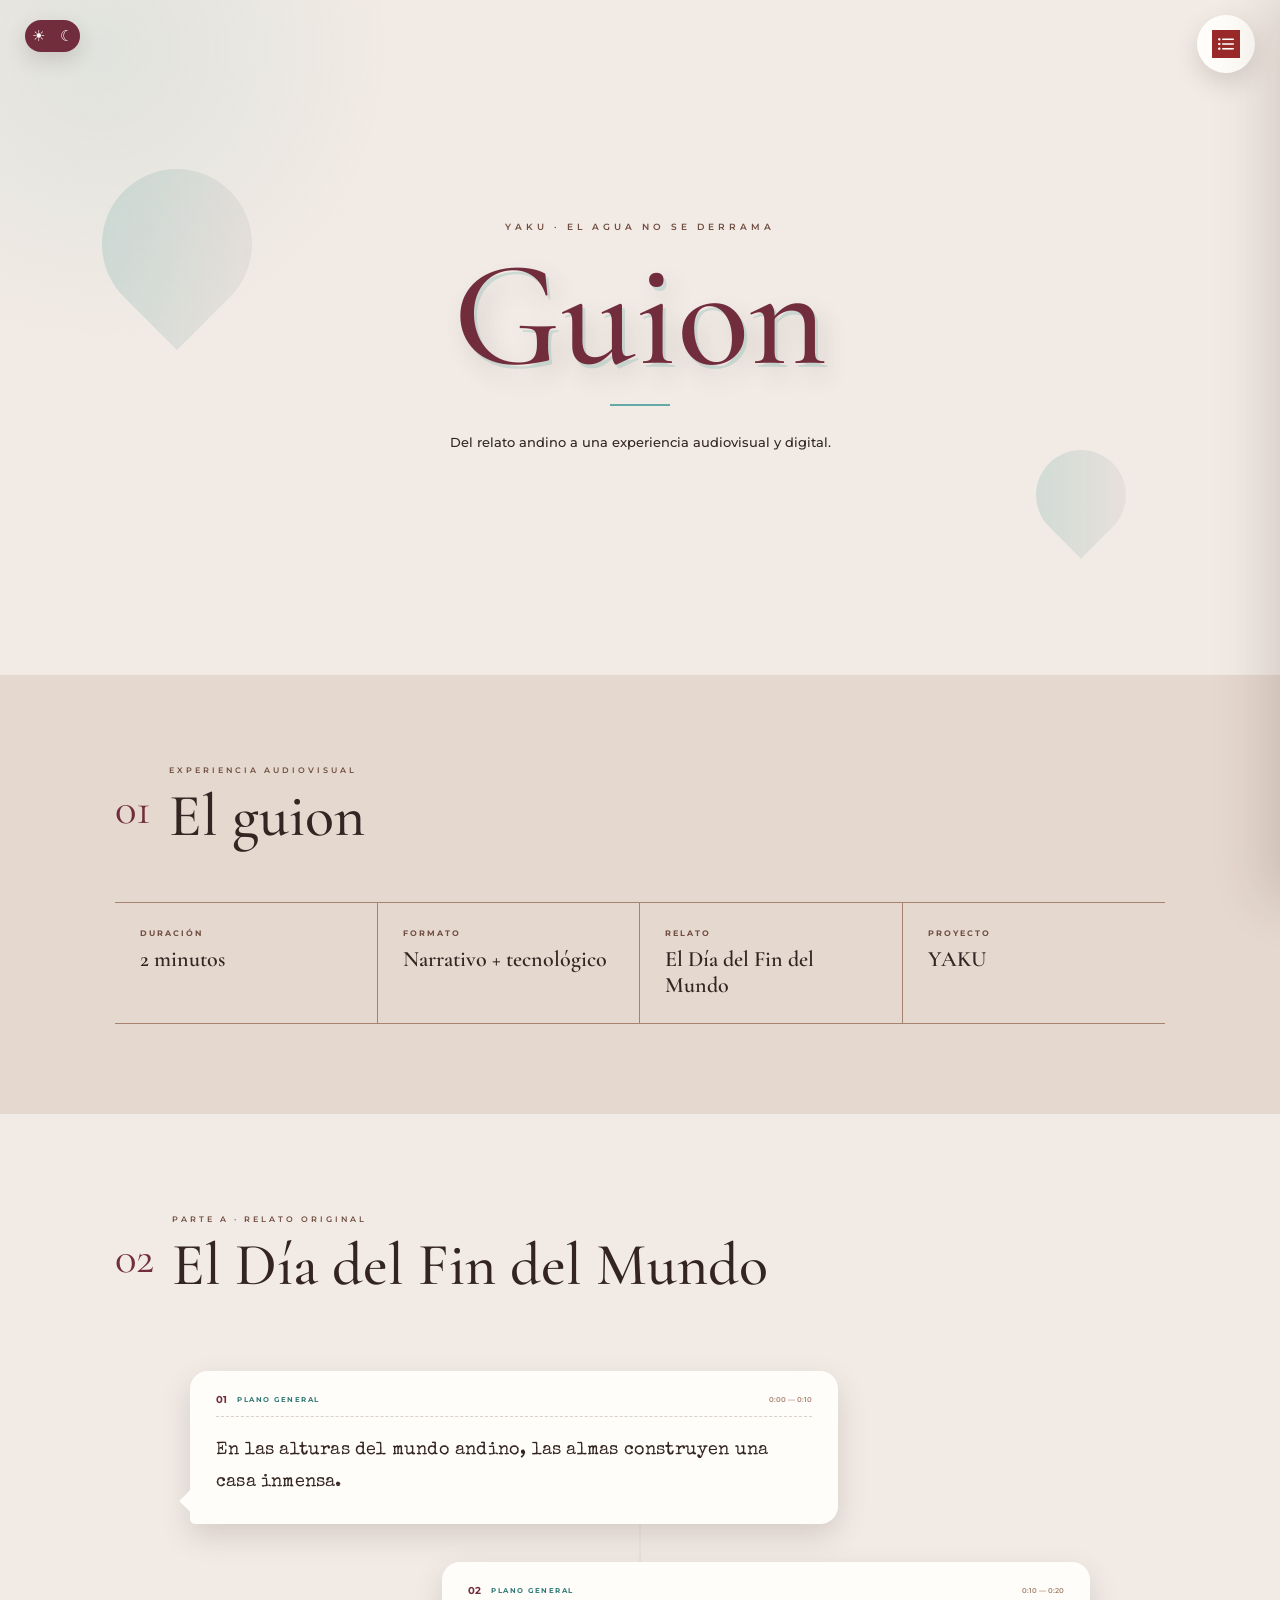
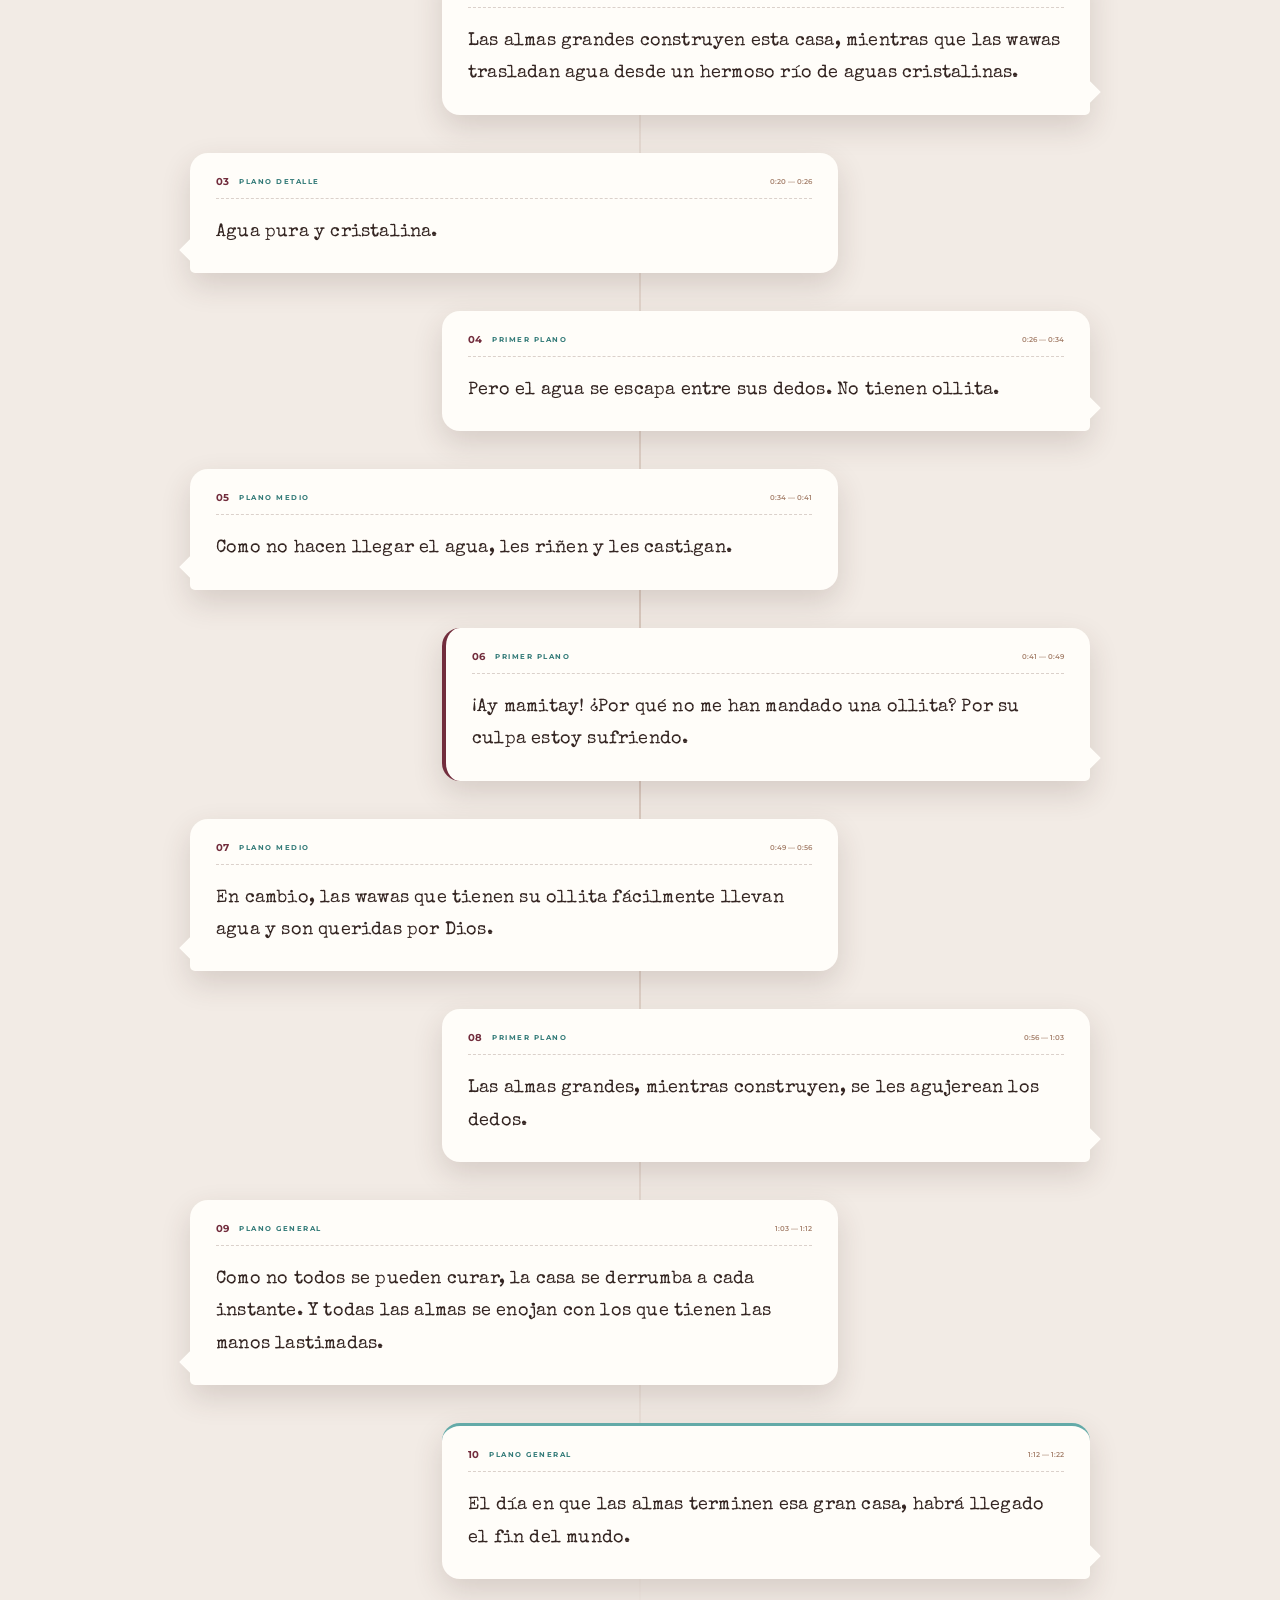
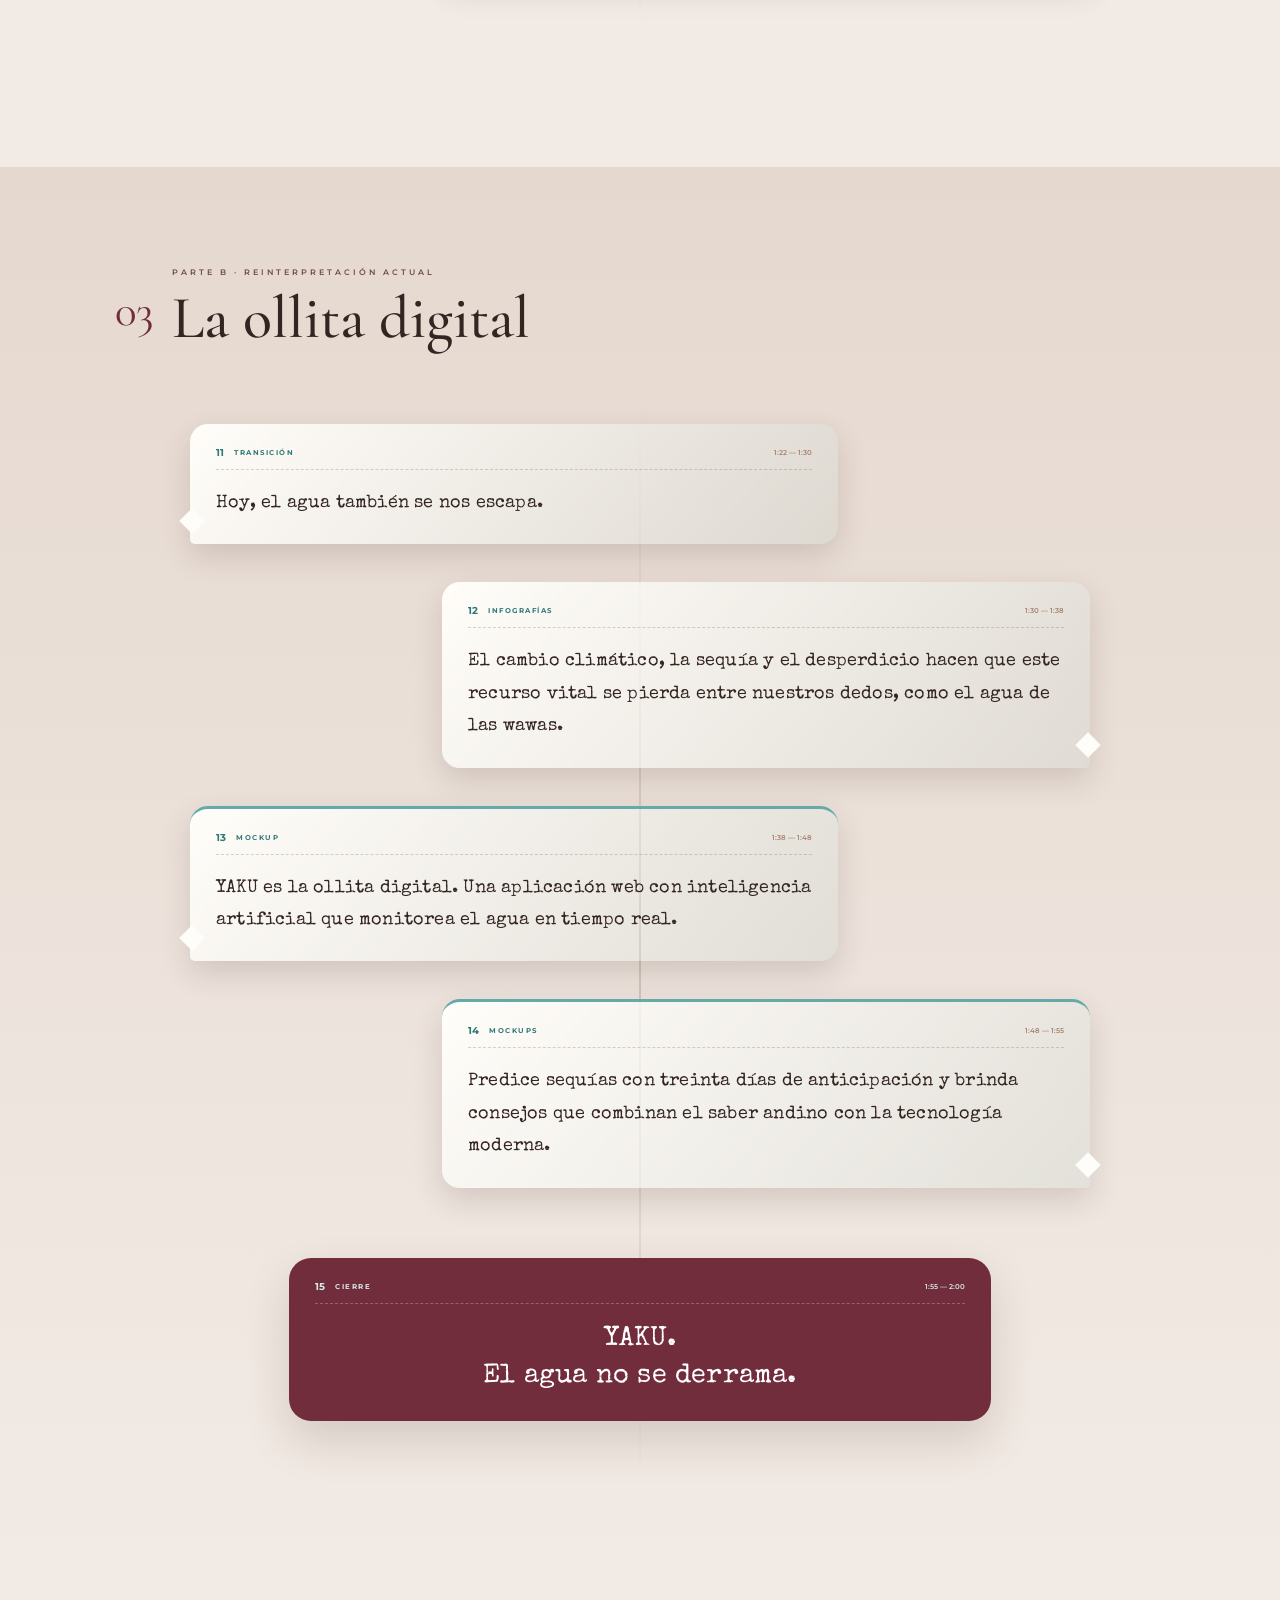
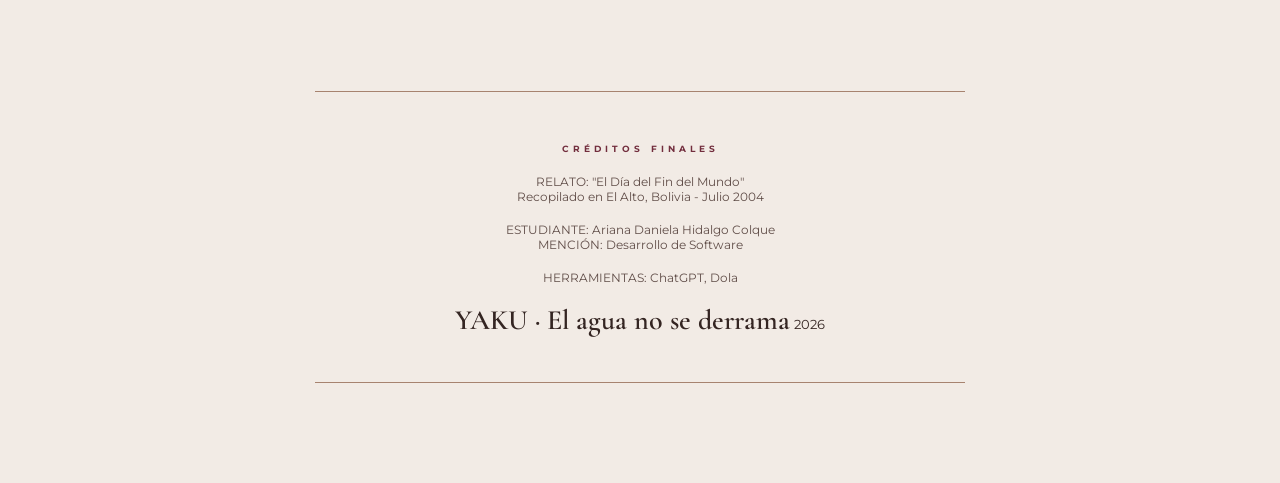
<file: guion.html>
<!DOCTYPE html>
<html lang="es">

<head>
    <meta charset="UTF-8">
    <meta name="viewport" content="width=device-width, initial-scale=1.0">
    <title>YAKU | Guion</title>

    <!-- FUENTES -->
    <link rel="preconnect" href="https://fonts.googleapis.com">
    <link rel="preconnect" href="https://fonts.gstatic.com" crossorigin>
    <link href="https://fonts.googleapis.com/css2?family=Cormorant+Garamond:wght@400;500;600;700&family=Montserrat:wght@300;400;500;600;700&family=Special+Elite&display=swap" rel="stylesheet">

    <!-- ESTILOS -->
    <link rel="stylesheet" href="css/guion.css">
</head>

<body>

    <!-- =================================================
         FONDO DECORATIVO
    ================================================== -->
    <div class="fondo-decorativo"></div>

    <!-- =================================================
         BOTÓN CAMBIO DE TEMA
    ================================================== -->
    <button class="tema-btn" id="temaBtn" aria-label="Cambiar tema">
        <span>☀</span>
        <span>☾</span>
    </button>

    <!-- =================================================
         BOTÓN DEL MENÚ
    ================================================== -->
    <button class="menu-btn" id="menuBtn" aria-label="Abrir menú">
        <img src="img/menu.jpeg" alt="Abrir menú">
    </button>

    <!-- =================================================
         MENÚ LATERAL
    ================================================== -->
    <aside class="menu-lateral" id="menuLateral">
        <div class="menu-contenido">

            <!-- ENCABEZADO -->
            <div class="menu-encabezado">
                <img src="img/logo.png" class="menu-logo" alt="Logo YAKU">
                <button class="cerrar-menu" id="cerrarMenu" aria-label="Cerrar menú">×</button>
            </div>

            <!-- NAVEGACIÓN -->
            <nav>
                <!-- INICIO -->
                <div class="grupo-menu">
                    <button class="titulo-menu" id="btnInicio">
                        <span><small>01</small> INICIO</span>
                        <b>⌄</b>
                    </button>
                    <div class="submenu" id="submenuInicio">
                        <a href="index.html#titulo-logo">Título y Logo</a>
                        <a href="index.html#descripcion">Descripción</a>
                        <a href="index.html#relato">Relato</a>
                        <a href="index.html#mencion">Mención</a>
                    </div>
                </div>

                <!-- GUION -->
                <a href="guion.html" class="enlace-menu activo">
                    <span>02</span> Guion
                </a>

                <!-- VIDEO -->
                <a href="video.html" class="enlace-menu">
                    <span>03</span> Video
                </a>

                <!-- STORYBOARD -->
                <a href="storyboard.html" class="enlace-menu">
                    <span>04</span> Storyboard
                </a>

                <!-- CAMINO DEL HÉROE -->
                <a href="camino-heroe.html" class="enlace-menu">
                    <span>05</span> Camino del Héroe
                </a>

                <!-- IA -->
                <a href="evidencia-ia.html" class="enlace-menu">
                    <span>06</span> Evidencia de IA
                </a>

                <!-- MENCIÓN -->
                <a href="mencion-software.html" class="enlace-menu">
                    <span>07</span> Mención de Software
                </a>

                <!-- CONCLUSIONES -->
                <a href="conclusiones.html" class="enlace-menu">
                    <span>08</span> Conclusiones
                </a>

                <!-- CRÉDITOS -->
                <a href="creditos.html" class="enlace-menu">
                    <span>09</span> Créditos
                </a>
            </nav>

        </div>
    </aside>

    <!-- =================================================
         CONTENIDO PRINCIPAL
    ================================================== -->
    <main>

        <!-- =================================================
             PORTADA
        ================================================== -->
        <section class="guion-portada">
            <div class="portada-contenido">
                <p class="texto-superior">YAKU · EL AGUA NO SE DERRAMA</p>
                <h1>Guion</h1>
                <div class="linea"></div>
                <p class="frase-portada">Del relato andino a una experiencia audiovisual y digital.</p>
            </div>
            <div class="gota gota-1"></div>
            <div class="gota gota-2"></div>
        </section>

        <!-- =================================================
             INFORMACIÓN DEL GUION
        ================================================== -->
        <section class="introduccion">
            <div class="contenedor">
                <div class="encabezado-seccion">
                    <span>01</span>
                    <div>
                        <p>EXPERIENCIA AUDIOVISUAL</p>
                        <h2>El guion</h2>
                    </div>
                </div>
                <div class="ficha-guion">
                    <div>
                        <span>DURACIÓN</span>
                        <strong>2 minutos</strong>
                    </div>
                    <div>
                        <span>FORMATO</span>
                        <strong>Narrativo + tecnológico</strong>
                    </div>
                    <div>
                        <span>RELATO</span>
                        <strong>El Día del Fin del Mundo</strong>
                    </div>
                    <div>
                        <span>PROYECTO</span>
                        <strong>YAKU</strong>
                    </div>
                </div>
            </div>
        </section>

        <!-- =================================================
             PARTE A
        ================================================== -->
        <section class="seccion-guion">
            <div class="contenedor">
                <div class="encabezado-seccion">
                    <span>02</span>
                    <div>
                        <p>PARTE A · RELATO ORIGINAL</p>
                        <h2>El Día del Fin del Mundo</h2>
                    </div>
                </div>
                <div class="chat-guion">

                    <!-- ESCENA 01 -->
                    <article class="mensaje escena-izquierda">
                        <div class="encabezado-mensaje">
                            <span class="numero">01</span>
                            <span class="tipo">PLANO GENERAL</span>
                            <span class="tiempo">0:00 — 0:10</span>
                        </div>
                        <p>En las alturas del mundo andino, las almas construyen una casa inmensa.</p>
                    </article>

                    <!-- ESCENA 02 -->
                    <article class="mensaje escena-derecha">
                        <div class="encabezado-mensaje">
                            <span class="numero">02</span>
                            <span class="tipo">PLANO GENERAL</span>
                            <span class="tiempo">0:10 — 0:20</span>
                        </div>
                        <p>Las almas grandes construyen esta casa, mientras que las wawas trasladan agua desde un hermoso río de aguas cristalinas.</p>
                    </article>

                    <!-- ESCENA 03 -->
                    <article class="mensaje escena-izquierda">
                        <div class="encabezado-mensaje">
                            <span class="numero">03</span>
                            <span class="tipo">PLANO DETALLE</span>
                            <span class="tiempo">0:20 — 0:26</span>
                        </div>
                        <p>Agua pura y cristalina.</p>
                    </article>

                    <!-- ESCENA 04 -->
                    <article class="mensaje escena-derecha">
                        <div class="encabezado-mensaje">
                            <span class="numero">04</span>
                            <span class="tipo">PRIMER PLANO</span>
                            <span class="tiempo">0:26 — 0:34</span>
                        </div>
                        <p>Pero el agua se escapa entre sus dedos. No tienen ollita.</p>
                    </article>

                    <!-- ESCENA 05 -->
                    <article class="mensaje escena-izquierda">
                        <div class="encabezado-mensaje">
                            <span class="numero">05</span>
                            <span class="tipo">PLANO MEDIO</span>
                            <span class="tiempo">0:34 — 0:41</span>
                        </div>
                        <p>Como no hacen llegar el agua, les riñen y les castigan.</p>
                    </article>

                    <!-- ESCENA 06 -->
                    <article class="mensaje escena-derecha especial">
                        <div class="encabezado-mensaje">
                            <span class="numero">06</span>
                            <span class="tipo">PRIMER PLANO</span>
                            <span class="tiempo">0:41 — 0:49</span>
                        </div>
                        <p>¡Ay mamitay! ¿Por qué no me han mandado una ollita? Por su culpa estoy sufriendo.</p>
                    </article>

                    <!-- ESCENA 07 -->
                    <article class="mensaje escena-izquierda">
                        <div class="encabezado-mensaje">
                            <span class="numero">07</span>
                            <span class="tipo">PLANO MEDIO</span>
                            <span class="tiempo">0:49 — 0:56</span>
                        </div>
                        <p>En cambio, las wawas que tienen su ollita fácilmente llevan agua y son queridas por Dios.</p>
                    </article>

                    <!-- ESCENA 08 -->
                    <article class="mensaje escena-derecha">
                        <div class="encabezado-mensaje">
                            <span class="numero">08</span>
                            <span class="tipo">PRIMER PLANO</span>
                            <span class="tiempo">0:56 — 1:03</span>
                        </div>
                        <p>Las almas grandes, mientras construyen, se les agujerean los dedos.</p>
                    </article>

                    <!-- ESCENA 09 -->
                    <article class="mensaje escena-izquierda">
                        <div class="encabezado-mensaje">
                            <span class="numero">09</span>
                            <span class="tipo">PLANO GENERAL</span>
                            <span class="tiempo">1:03 — 1:12</span>
                        </div>
                        <p>Como no todos se pueden curar, la casa se derrumba a cada instante. Y todas las almas se enojan con los que tienen las manos lastimadas.</p>
                    </article>

                    <!-- ESCENA 10 -->
                    <article class="mensaje escena-derecha importante">
                        <div class="encabezado-mensaje">
                            <span class="numero">10</span>
                            <span class="tipo">PLANO GENERAL</span>
                            <span class="tiempo">1:12 — 1:22</span>
                        </div>
                        <p>El día en que las almas terminen esa gran casa, habrá llegado el fin del mundo.</p>
                    </article>

                </div>
            </div>
        </section>

        <!-- =================================================
             PARTE B
        ================================================== -->
        <section class="seccion-guion reinterpretacion">
            <div class="contenedor">
                <div class="encabezado-seccion">
                    <span>03</span>
                    <div>
                        <p>PARTE B · REINTERPRETACIÓN ACTUAL</p>
                        <h2>La ollita digital</h2>
                    </div>
                </div>
                <div class="chat-guion">

                    <!-- ESCENA 11 -->
                    <article class="mensaje escena-izquierda tecnologia">
                        <div class="encabezado-mensaje">
                            <span class="numero">11</span>
                            <span class="tipo">TRANSICIÓN</span>
                            <span class="tiempo">1:22 — 1:30</span>
                        </div>
                        <p>Hoy, el agua también se nos escapa.</p>
                    </article>

                    <!-- ESCENA 12 -->
                    <article class="mensaje escena-derecha tecnologia">
                        <div class="encabezado-mensaje">
                            <span class="numero">12</span>
                            <span class="tipo">INFOGRAFÍAS</span>
                            <span class="tiempo">1:30 — 1:38</span>
                        </div>
                        <p>El cambio climático, la sequía y el desperdicio hacen que este recurso vital se pierda entre nuestros dedos, como el agua de las wawas.</p>
                    </article>

                    <!-- ESCENA 13 -->
                    <article class="mensaje escena-izquierda tecnologia importante">
                        <div class="encabezado-mensaje">
                            <span class="numero">13</span>
                            <span class="tipo">MOCKUP</span>
                            <span class="tiempo">1:38 — 1:48</span>
                        </div>
                        <p>YAKU es la ollita digital. Una aplicación web con inteligencia artificial que monitorea el agua en tiempo real.</p>
                    </article>

                    <!-- ESCENA 14 -->
                    <article class="mensaje escena-derecha tecnologia importante">
                        <div class="encabezado-mensaje">
                            <span class="numero">14</span>
                            <span class="tipo">MOCKUPS</span>
                            <span class="tiempo">1:48 — 1:55</span>
                        </div>
                        <p>Predice sequías con treinta días de anticipación y brinda consejos que combinan el saber andino con la tecnología moderna.</p>
                    </article>

                    <!-- ESCENA 15 -->
                    <article class="mensaje escena-final">
                        <div class="encabezado-mensaje">
                            <span class="numero">15</span>
                            <span class="tipo">CIERRE</span>
                            <span class="tiempo">1:55 — 2:00</span>
                        </div>
                        <p>YAKU.<br>El agua no se derrama.</p>
                    </article>

                </div>
            </div>
        </section>

        <!-- =================================================
             DATOS TÉCNICOS
        ================================================== -->
        <section class="datos-finales">
            <div class="contenedor">
                <div class="nota-final">
                    <span>CRÉDITOS FINALES</span>
                    <p>RELATO: "El Día del Fin del Mundo"<br>Recopilado en El Alto, Bolivia - Julio 2004</p>
                    <p>ESTUDIANTE: Ariana Daniela Hidalgo Colque<br>MENCIÓN: Desarrollo de Software</p>
                    <p>HERRAMIENTAS: ChatGPT, Dola</p>
                    <strong>YAKU · El agua no se derrama</strong>
                    <small>2026</small>
                </div>
            </div>
        </section>

    </main>

    <!-- JAVASCRIPT -->
    <script src="js/guion.js"></script>

</body>

</html>
</file>
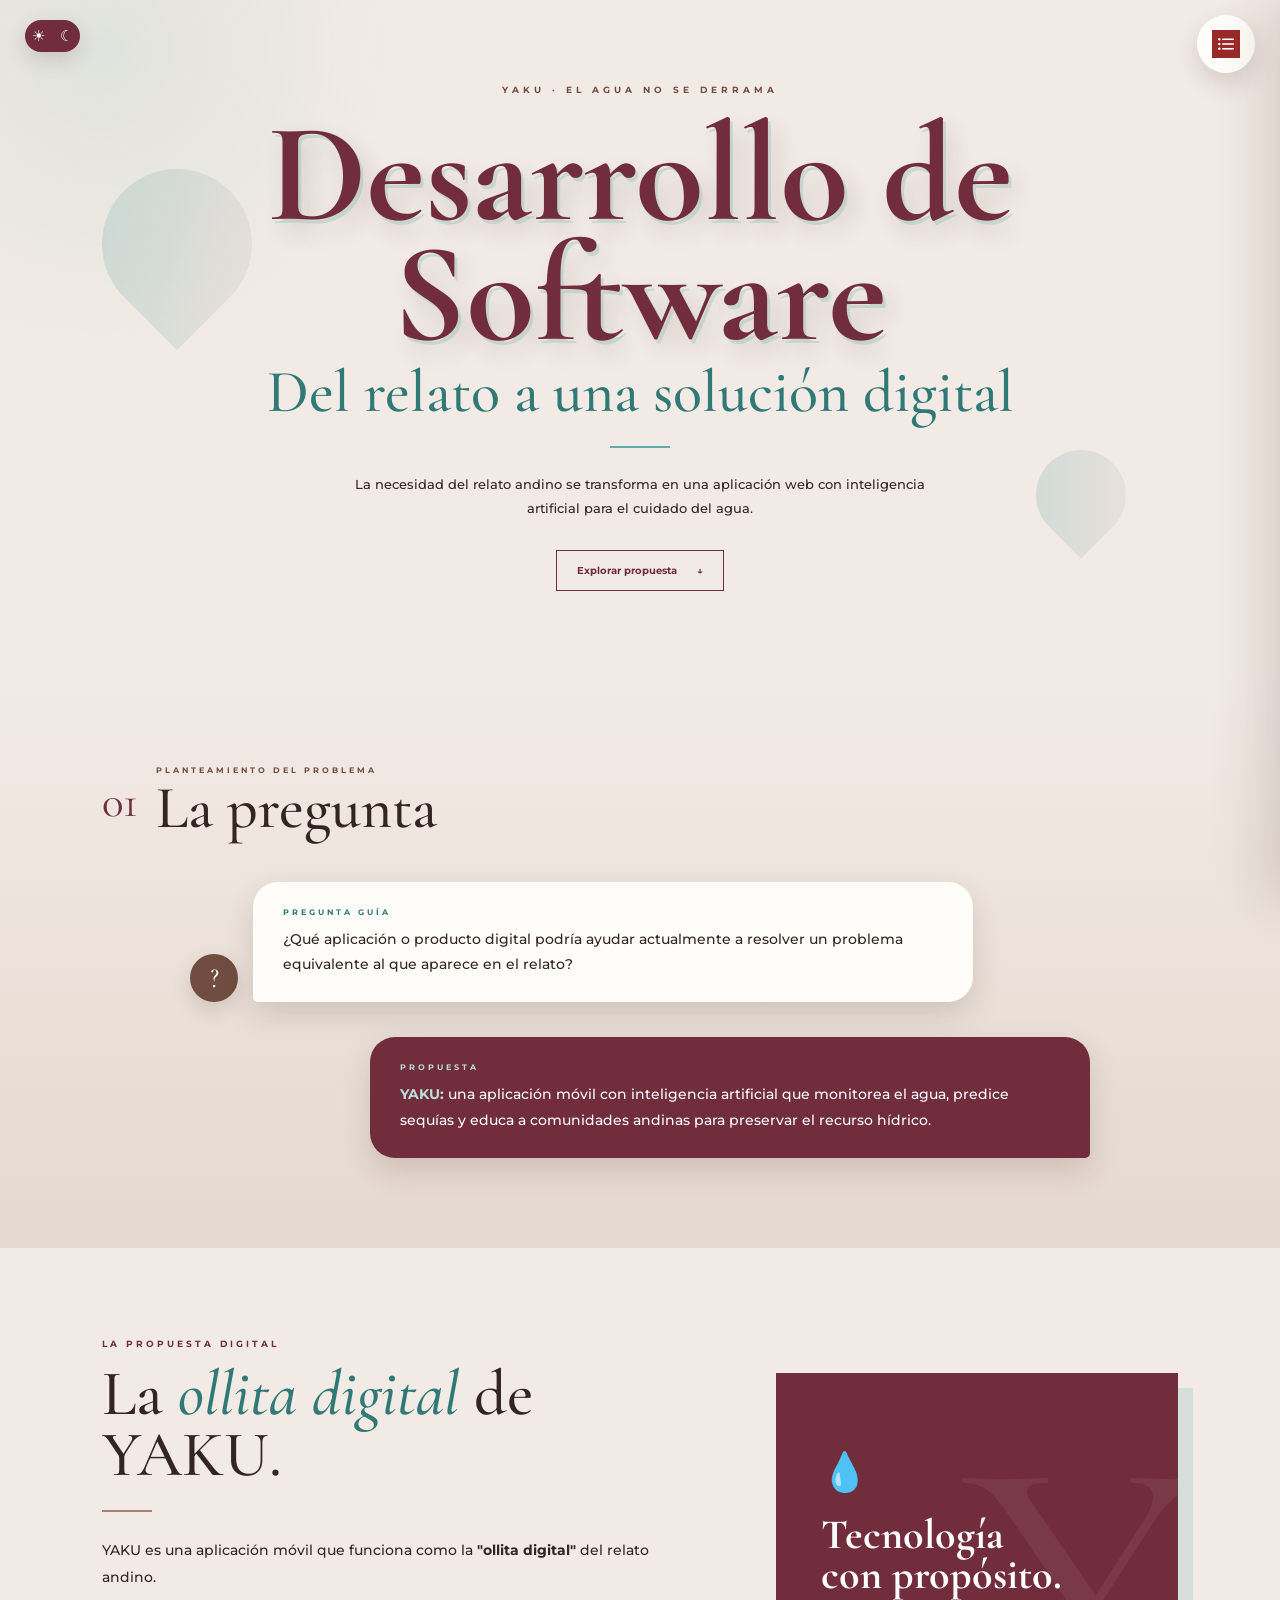
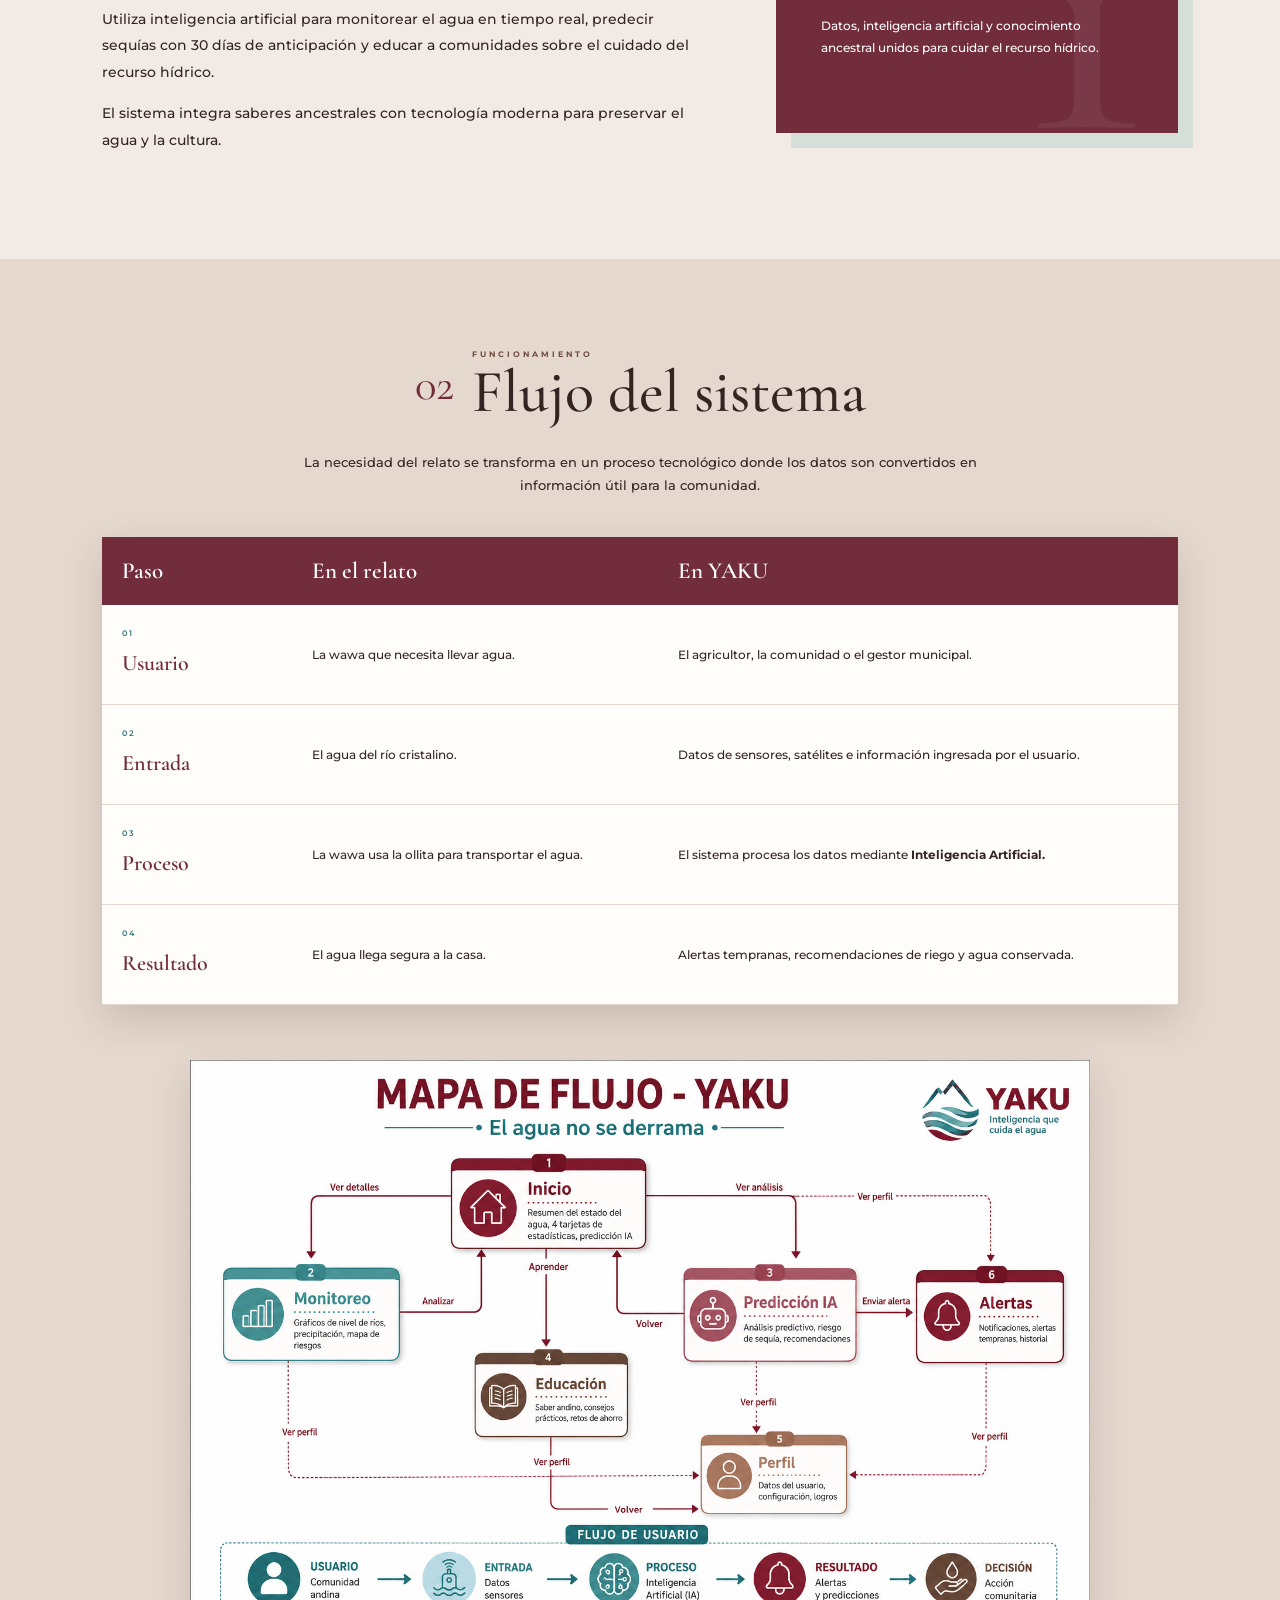
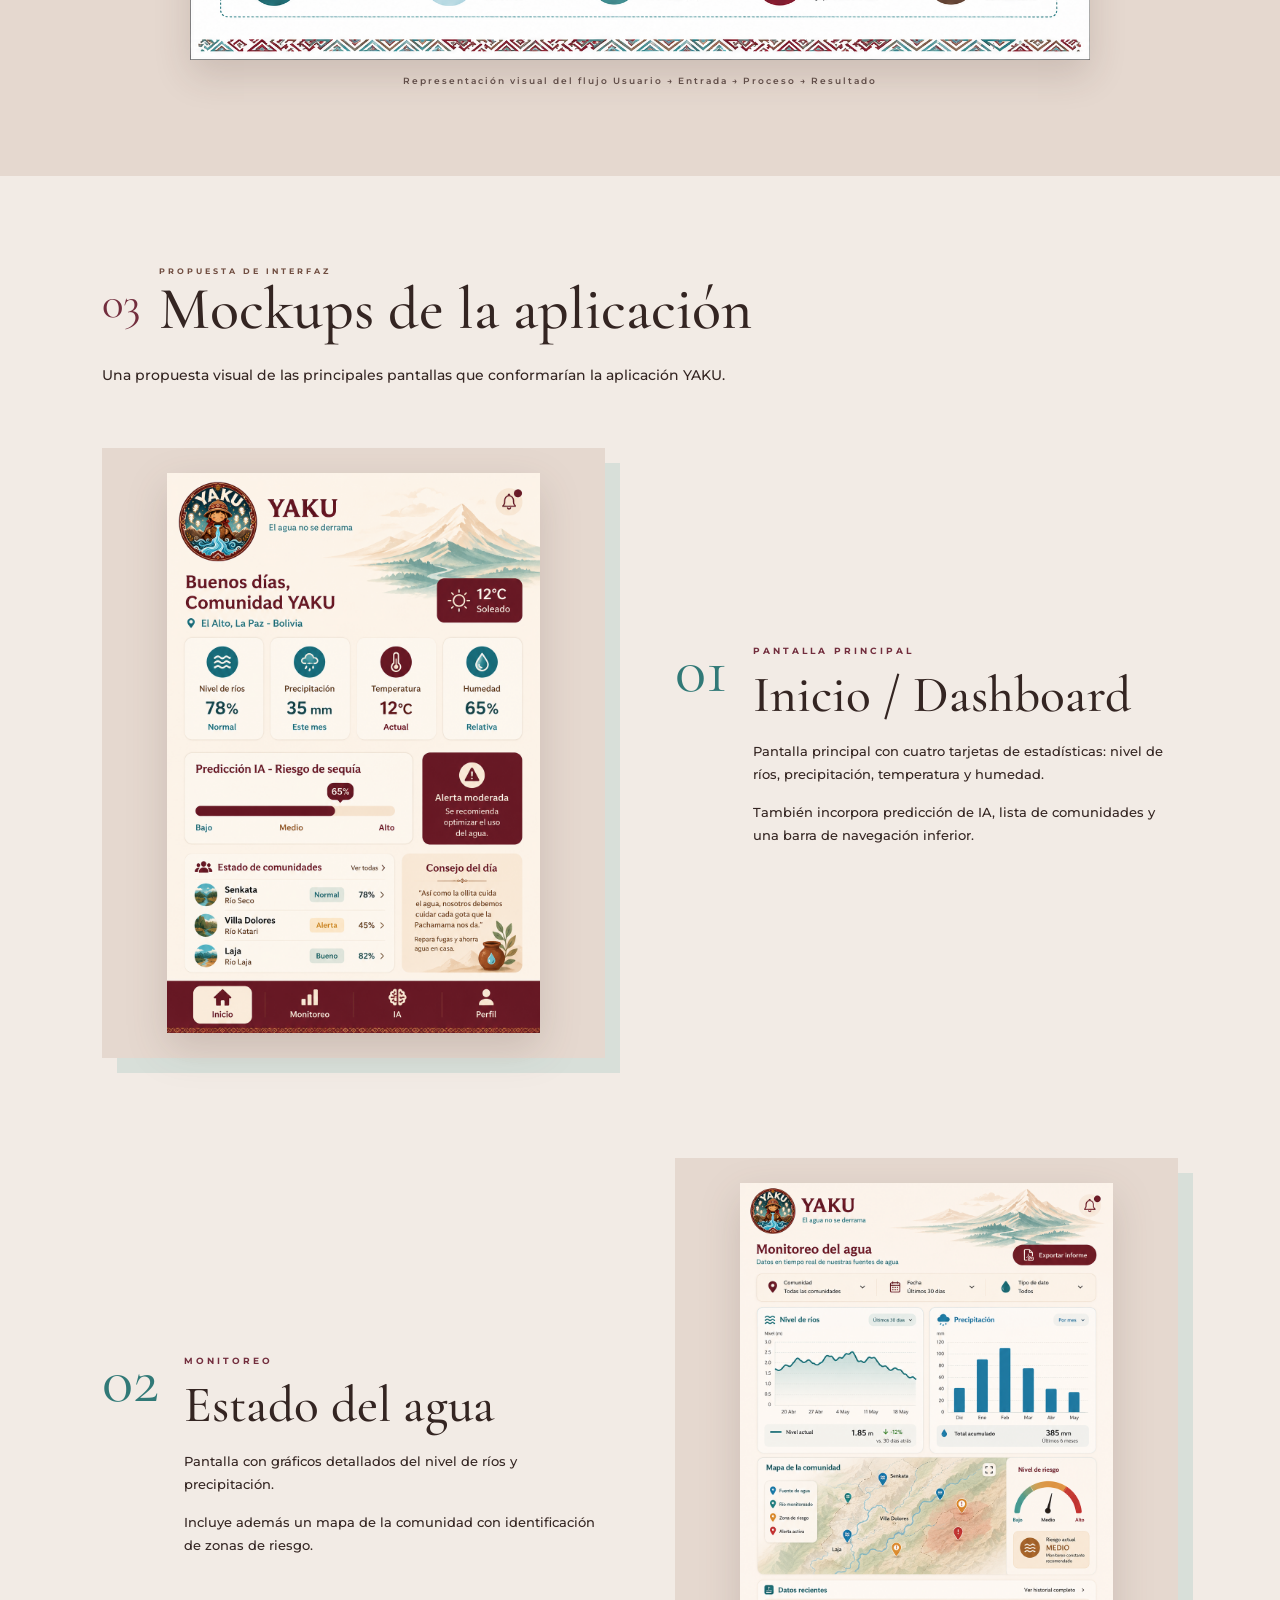
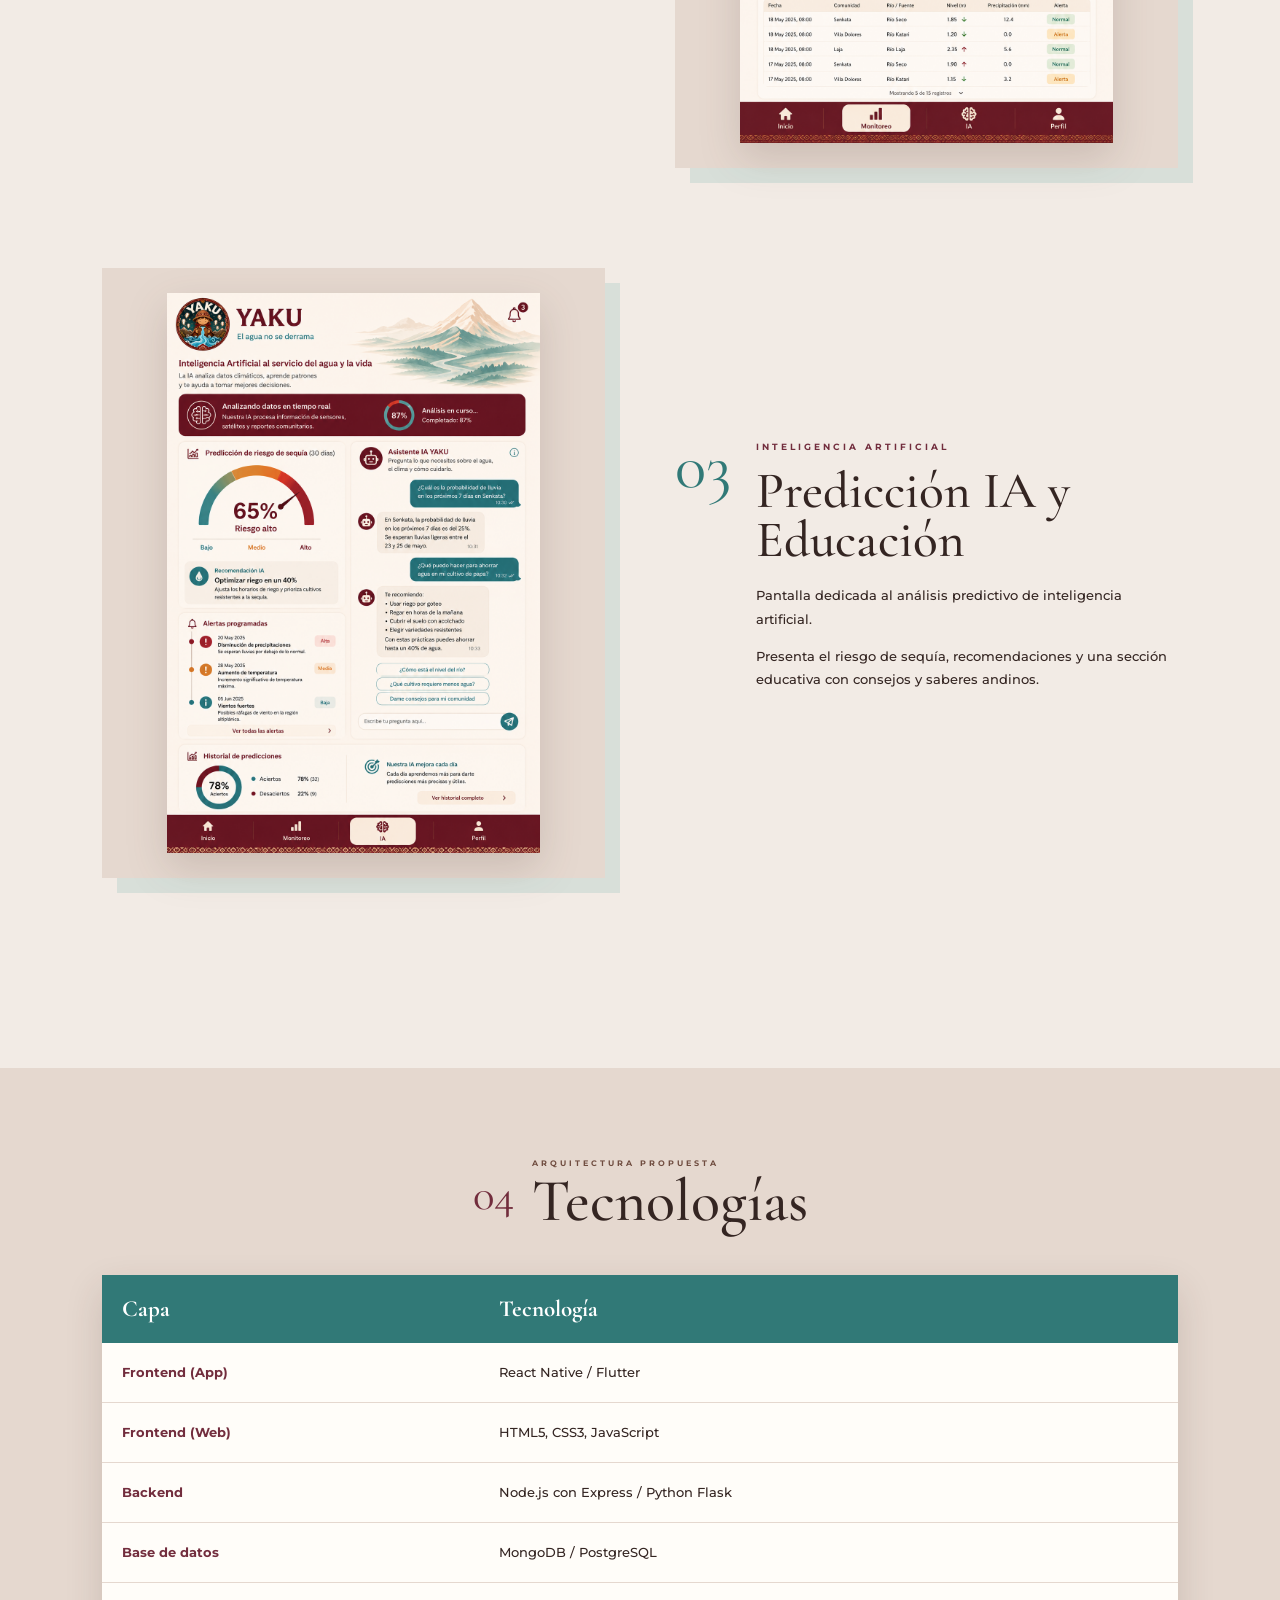
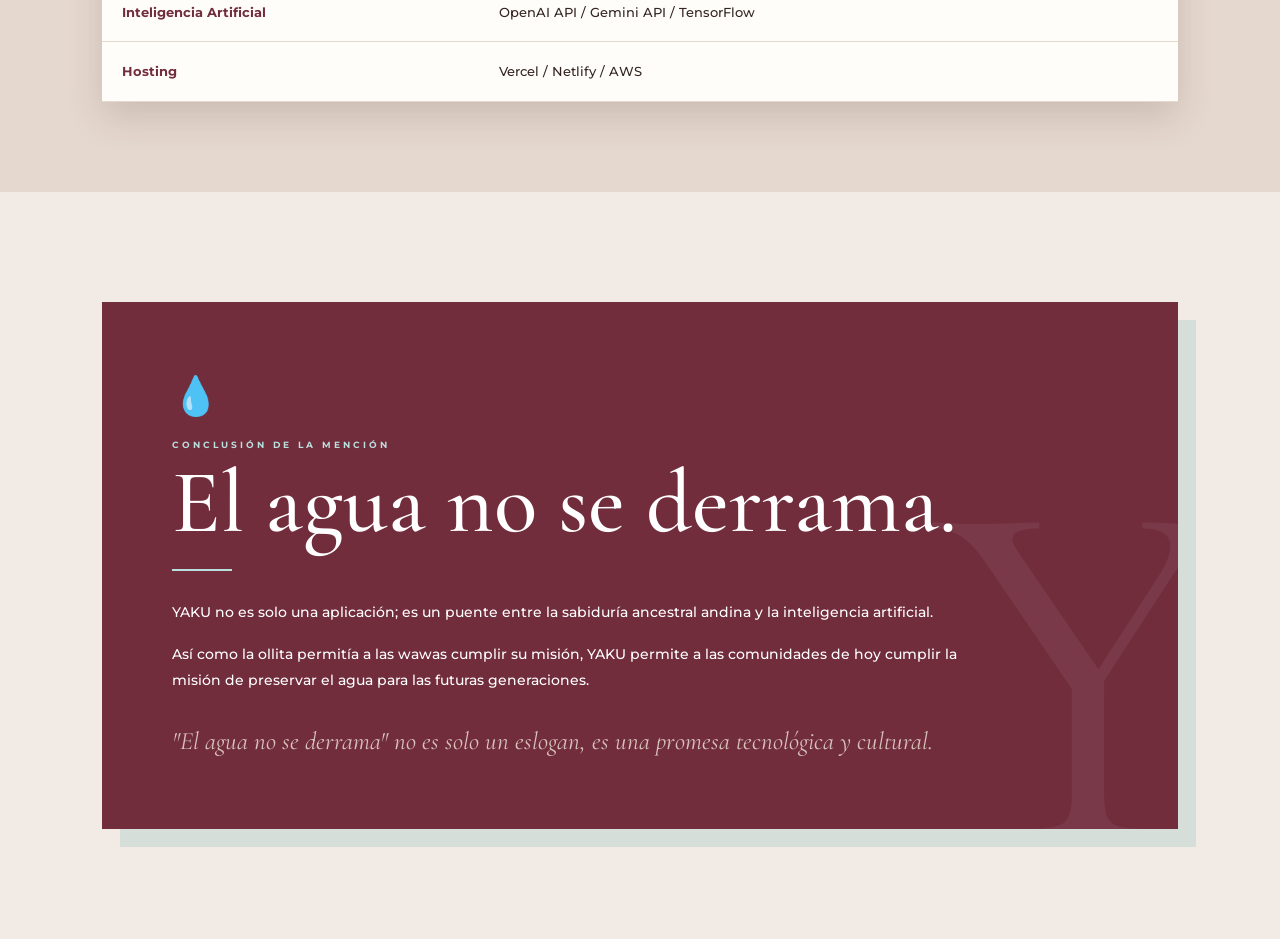
<file: mencion-software.html>
<!DOCTYPE html>
<html lang="es">
<head>
    <meta charset="UTF-8">
    <meta name="viewport" content="width=device-width, initial-scale=1.0">

    <title>YAKU | Desarrollo de Software</title>

    <!-- FUENTES -->
    <link rel="preconnect" href="https://fonts.googleapis.com">
    <link rel="preconnect" href="https://fonts.gstatic.com" crossorigin>

    <link href="https://fonts.googleapis.com/css2?family=Cormorant+Garamond:wght@400;500;600;700&family=Montserrat:wght@300;400;500;600;700&display=swap"
          rel="stylesheet">

    <!-- ESTILOS -->
    <link rel="stylesheet" href="css/mencion-software.css">
</head>


<body>

    <!-- =================================================
         FONDO DECORATIVO
    ================================================== -->

    <div class="fondo-decorativo"></div>


    <!-- =================================================
         BOTÓN CAMBIO DE TEMA - IZQUIERDA
    ================================================== -->

    <button class="tema-btn"
            id="temaBtn"
            aria-label="Cambiar tema">

        <span>☀</span>
        <span>☾</span>

    </button>


    <!-- =================================================
         BOTÓN DEL MENÚ - DERECHA
    ================================================== -->

    <button class="menu-btn"
            id="menuBtn"
            aria-label="Abrir menú">

        <img src="img/menu.jpeg"
             alt="Abrir menú">

    </button>


    <!-- =================================================
         MENÚ LATERAL - DERECHA
    ================================================== -->

    <aside class="menu-lateral"
           id="menuLateral">

        <div class="menu-contenido">

            <!-- ENCABEZADO -->

            <div class="menu-encabezado">

                <img src="img/logo.png"
                     class="menu-logo"
                     alt="Logo YAKU">

                <button class="cerrar-menu"
                        id="cerrarMenu"
                        aria-label="Cerrar menú">

                    ×

                </button>

            </div>


            <!-- NAVEGACIÓN -->

            <nav>

                <!-- INICIO -->

                <div class="grupo-menu">

                    <button class="titulo-menu"
                            id="btnInicio">

                        <span>
                            <small>01</small>
                            INICIO
                        </span>

                        <b>⌄</b>

                    </button>


                    <div class="submenu"
                         id="submenuInicio">

                        <a href="index.html#titulo-logo">
                            Título y Logo
                        </a>

                        <a href="index.html#descripcion">
                            Descripción
                        </a>

                        <a href="index.html#relato">
                            Relato
                        </a>

                        <a href="index.html#mencion">
                            Mención
                        </a>

                    </div>

                </div>


                <!-- DEMÁS PÁGINAS -->

                <a href="guion.html"
                   class="enlace-menu">

                    <span>02</span>
                    Guion

                </a>


                <a href="video.html"
                   class="enlace-menu">

                    <span>03</span>
                    Video

                </a>


                <a href="storyboard.html"
                   class="enlace-menu">

                    <span>04</span>
                    Storyboard

                </a>


                <a href="camino-heroe.html"
                   class="enlace-menu">

                    <span>05</span>
                    Camino del Héroe

                </a>


                <a href="evidencia-ia.html"
                   class="enlace-menu">

                    <span>06</span>
                    Evidencia de IA

                </a>


                <a href="mencion-software.html"
                   class="enlace-menu activo">

                    <span>07</span>
                    Mención de Software

                </a>


                <a href="conclusiones.html"
                   class="enlace-menu">
                    <span>08</span>
                    Conclusiones
                </a>


                <a href="creditos.html"
                   class="enlace-menu">
                    <span>09</span>
                    Créditos
                </a>

            </nav>

        </div>

    </aside>



    <!-- =================================================
         CONTENIDO PRINCIPAL
    ================================================== -->

    <main>


        <!-- =================================================
             PORTADA
        ================================================== -->

        <section class="portada">

            <div class="portada-contenido">

                <p class="texto-superior">
                    YAKU · EL AGUA NO SE DERRAMA
                </p>

                <h1>
                    Desarrollo de Software
                </h1>

                <h2>
                    Del relato a una solución digital
                </h2>

                <div class="linea"></div>

                <p class="frase-portada">
                    La necesidad del relato andino se transforma
                    en una aplicación web con inteligencia artificial
                    para el cuidado del agua.
                </p>

                <a href="#pregunta"
                   class="btn-explorar">

                    Explorar propuesta
                    <span>↓</span>

                </a>

            </div>

            <div class="gota gota-1"></div>
            <div class="gota gota-2"></div>

        </section>



        <!-- =================================================
             PREGUNTA Y RESPUESTA
        ================================================== -->

        <section class="seccion pregunta"
                 id="pregunta">

            <div class="contenedor">


                <!-- ENCABEZADO -->

                <div class="encabezado-seccion">

                    <span>01</span>

                    <div>

                        <p>
                            PLANTEAMIENTO DEL PROBLEMA
                        </p>

                        <h2>
                            La pregunta
                        </h2>

                    </div>

                </div>



                <!-- CHAT -->

                <div class="chat-contenedor">


                    <!-- PREGUNTA -->

                    <div class="mensaje mensaje-pregunta">

                        <div class="avatar">
                            ?
                        </div>

                        <div class="burbuja-chat">

                            <span class="etiqueta-chat">
                                PREGUNTA GUÍA
                            </span>

                            <p>
                                ¿Qué aplicación o producto digital
                                podría ayudar actualmente a resolver
                                un problema equivalente al que
                                aparece en el relato?
                            </p>

                        </div>

                    </div>



                    <!-- RESPUESTA -->

                    <div class="mensaje mensaje-respuesta">

                        <div class="burbuja-chat respuesta">

                            <span class="etiqueta-chat">
                                PROPUESTA
                            </span>

                            <p>
                                <strong>YAKU:</strong> una aplicación
                                móvil con inteligencia artificial que
                                monitorea el agua, predice sequías y
                                educa a comunidades andinas para
                                preservar el recurso hídrico.
                            </p>

                        </div>

                    </div>

                </div>

            </div>

        </section>



        <!-- =================================================
             DESCRIPCIÓN DEL SISTEMA
        ================================================== -->

        <section class="seccion descripcion-sistema">

            <div class="contenedor descripcion-grid">


                <div class="descripcion-texto">

                    <p class="etiqueta">
                        LA PROPUESTA DIGITAL
                    </p>

                    <h2>
                        La <em>ollita digital</em>
                        de YAKU.
                    </h2>

                    <div class="linea-pequena"></div>

                    <p>
                        YAKU es una aplicación móvil que funciona
                        como la <strong>"ollita digital"</strong> del
                        relato andino.
                    </p>

                    <p>
                        Utiliza inteligencia artificial para
                        monitorear el agua en tiempo real,
                        predecir sequías con 30 días de anticipación
                        y educar a comunidades sobre el cuidado
                        del recurso hídrico.
                    </p>

                    <p>
                        El sistema integra saberes ancestrales con
                        tecnología moderna para preservar el agua
                        y la cultura.
                    </p>

                </div>



                <div class="tarjeta-idea">

                    <span class="letra-fondo">
                        Y
                    </span>

                    <div class="tarjeta-idea-contenido">

                        <span class="gota-icono">
                            💧
                        </span>

                        <h3>
                            Tecnología<br>
                            con propósito.
                        </h3>

                        <p>
                            Datos, inteligencia artificial y
                            conocimiento ancestral unidos para
                            cuidar el recurso hídrico.
                        </p>

                    </div>

                </div>

            </div>

        </section>



        <!-- =================================================
             FLUJO DEL SISTEMA
        ================================================== -->

        <section class="seccion flujo"
                 id="flujo">

            <div class="contenedor">


                <div class="encabezado-seccion centrado">

                    <span>02</span>

                    <div>

                        <p>
                            FUNCIONAMIENTO
                        </p>

                        <h2>
                            Flujo del sistema
                        </h2>

                    </div>

                </div>


                <p class="introduccion-flujo">
                    La necesidad del relato se transforma en
                    un proceso tecnológico donde los datos son
                    convertidos en información útil para la
                    comunidad.
                </p>



                <!-- TABLA -->

                <div class="tabla-contenedor">

                    <table class="tabla-flujo">

                        <thead>

                            <tr>

                                <th>
                                    Paso
                                </th>

                                <th>
                                    En el relato
                                </th>

                                <th>
                                    En YAKU
                                </th>

                            </tr>

                        </thead>


                        <tbody>

                            <tr>

                                <td class="paso">
                                    <span>01</span>
                                    Usuario
                                </td>

                                <td>
                                    La wawa que necesita
                                    llevar agua.
                                </td>

                                <td>
                                    El agricultor, la comunidad
                                    o el gestor municipal.
                                </td>

                            </tr>


                            <tr>

                                <td class="paso">
                                    <span>02</span>
                                    Entrada
                                </td>

                                <td>
                                    El agua del río cristalino.
                                </td>

                                <td>
                                    Datos de sensores,
                                    satélites e información
                                    ingresada por el usuario.
                                </td>

                            </tr>


                            <tr>

                                <td class="paso">
                                    <span>03</span>
                                    Proceso
                                </td>

                                <td>
                                    La wawa usa la ollita
                                    para transportar el agua.
                                </td>

                                <td>
                                    El sistema procesa los datos
                                    mediante
                                    <strong>
                                        Inteligencia Artificial.
                                    </strong>
                                </td>

                            </tr>


                            <tr>

                                <td class="paso">
                                    <span>04</span>
                                    Resultado
                                </td>

                                <td>
                                    El agua llega segura
                                    a la casa.
                                </td>

                                <td>
                                    Alertas tempranas,
                                    recomendaciones de riego
                                    y agua conservada.
                                </td>

                            </tr>

                        </tbody>

                    </table>

                </div>


                <!-- IMAGEN DEL FLUJO -->

                <div class="imagen-flujo">

                    <img src="img/flujo.png"
                         alt="Flujo del sistema YAKU">

                    <p>
                        Representación visual del flujo
                        Usuario → Entrada → Proceso → Resultado
                    </p>

                </div>

            </div>

        </section>



        <!-- =================================================
             MOCKUPS
        ================================================== -->

        <section class="seccion mockups">

            <div class="contenedor">


                <div class="encabezado-seccion">

                    <span>03</span>

                    <div>

                        <p>
                            PROPUESTA DE INTERFAZ
                        </p>

                        <h2>
                            Mockups de la aplicación
                        </h2>

                    </div>

                </div>



                <p class="texto-mockups">
                    Una propuesta visual de las principales
                    pantallas que conformarían la aplicación
                    YAKU.
                </p>



                <!-- MOCKUP 1 -->

                <article class="mockup">

                    <div class="mockup-imagen">

                        <img src="img/mock1.png"
                             alt="Mockup 1 - Dashboard YAKU">

                    </div>


                    <div class="mockup-info">

                        <span class="numero-mockup">
                            01
                        </span>

                        <div>

                            <p class="etiqueta">
                                PANTALLA PRINCIPAL
                            </p>

                            <h3>
                                Inicio / Dashboard
                            </h3>

                            <p>
                                Pantalla principal con cuatro
                                tarjetas de estadísticas:
                                nivel de ríos, precipitación,
                                temperatura y humedad.
                            </p>

                            <p>
                                También incorpora predicción de
                                IA, lista de comunidades y una
                                barra de navegación inferior.
                            </p>

                        </div>

                    </div>

                </article>



                <!-- MOCKUP 2 -->

                <article class="mockup mockup-invertido">

                    <div class="mockup-imagen">

                        <img src="img/mock2.png"
                             alt="Mockup 2 - Monitoreo YAKU">

                    </div>


                    <div class="mockup-info">

                        <span class="numero-mockup">
                            02
                        </span>

                        <div>

                            <p class="etiqueta">
                                MONITOREO
                            </p>

                            <h3>
                                Estado del agua
                            </h3>

                            <p>
                                Pantalla con gráficos detallados
                                del nivel de ríos y precipitación.
                            </p>

                            <p>
                                Incluye además un mapa de la
                                comunidad con identificación de
                                zonas de riesgo.
                            </p>

                        </div>

                    </div>

                </article>



                <!-- MOCKUP 3 -->

                <article class="mockup">

                    <div class="mockup-imagen">

                        <img src="img/mock3.png"
                             alt="Mockup 3 - Predicción IA y Educación">

                    </div>


                    <div class="mockup-info">

                        <span class="numero-mockup">
                            03
                        </span>

                        <div>

                            <p class="etiqueta">
                                INTELIGENCIA ARTIFICIAL
                            </p>

                            <h3>
                                Predicción IA y Educación
                            </h3>

                            <p>
                                Pantalla dedicada al análisis
                                predictivo de inteligencia
                                artificial.
                            </p>

                            <p>
                                Presenta el riesgo de sequía,
                                recomendaciones y una sección
                                educativa con consejos y saberes
                                andinos.
                            </p>

                        </div>

                    </div>

                </article>

            </div>

        </section>



        <!-- =================================================
             TECNOLOGÍAS
        ================================================== -->

        <section class="seccion tecnologias">

            <div class="contenedor">


                <div class="encabezado-seccion centrado">

                    <span>04</span>

                    <div>

                        <p>
                            ARQUITECTURA PROPUESTA
                        </p>

                        <h2>
                            Tecnologías
                        </h2>

                    </div>

                </div>



                <div class="tabla-contenedor">

                    <table class="tabla-tecnologias">

                        <thead>

                            <tr>

                                <th>
                                    Capa
                                </th>

                                <th>
                                    Tecnología
                                </th>

                            </tr>

                        </thead>


                        <tbody>

                            <tr>

                                <td>
                                    <strong>
                                        Frontend (App)
                                    </strong>
                                </td>

                                <td>
                                    React Native / Flutter
                                </td>

                            </tr>


                            <tr>

                                <td>
                                    <strong>
                                        Frontend (Web)
                                    </strong>
                                </td>

                                <td>
                                    HTML5, CSS3, JavaScript
                                </td>

                            </tr>


                            <tr>

                                <td>
                                    <strong>
                                        Backend
                                    </strong>
                                </td>

                                <td>
                                    Node.js con Express /
                                    Python Flask
                                </td>

                            </tr>


                            <tr>

                                <td>
                                    <strong>
                                        Base de datos
                                    </strong>
                                </td>

                                <td>
                                    MongoDB / PostgreSQL
                                </td>

                            </tr>


                            <tr>

                                <td>
                                    <strong>
                                        Inteligencia Artificial
                                    </strong>
                                </td>

                                <td>
                                    OpenAI API / Gemini API /
                                    TensorFlow
                                </td>

                            </tr>


                            <tr>

                                <td>
                                    <strong>
                                        Hosting
                                    </strong>
                                </td>

                                <td>
                                    Vercel / Netlify / AWS
                                </td>

                            </tr>

                        </tbody>

                    </table>

                </div>

            </div>

        </section>



        <!-- =================================================
             CONCLUSIÓN
        ================================================== -->

        <section class="seccion conclusion">

            <div class="contenedor">


                <div class="conclusion-tarjeta">

                    <span class="letra-fondo">
                        Y
                    </span>


                    <div class="conclusion-contenido">

                        <span class="gota-icono">
                            💧
                        </span>

                        <p class="etiqueta-conclusion">
                            CONCLUSIÓN DE LA MENCIÓN
                        </p>

                        <h2>
                            El agua no se derrama.
                        </h2>

                        <div class="linea-conclusion"></div>

                        <p class="texto-conclusion">

                            YAKU no es solo una aplicación; es un
                            puente entre la sabiduría ancestral
                            andina y la inteligencia artificial.

                        </p>

                        <p class="texto-conclusion">

                            Así como la ollita permitía a las wawas
                            cumplir su misión, YAKU permite a las
                            comunidades de hoy cumplir la misión
                            de preservar el agua para las futuras
                            generaciones.

                        </p>

                        <p class="frase-final">

                            "El agua no se derrama" no es solo
                            un eslogan, es una promesa tecnológica
                            y cultural.

                        </p>

                    </div>

                </div>

            </div>

        </section>


    </main>



    <!-- =================================================
         JAVASCRIPT
    ================================================== -->

    <script src="js/mencion-software.js"></script>

</body>

</html>
</file>
<file: css/camino-heroe.css>
/* =========================================================
   YAKU: EL AGUA NO SE DERRAMA
   CAMINO DEL HÉROE
========================================================= */


/* =========================================================
   PALETA DE COLORES
========================================================= */

:root {

    --fondo: #f2ebe5;
    --fondo-secundario: #e5d8cf;

    --texto: #342522;
    --texto-suave: #604d48;

    --celeste: #63aaa8;
    --celeste-oscuro: #317977;

    --guindo: #722d3d;
    --guindo-claro: #9a5664;

    --cafe: #704d40;
    --cafe-claro: #a7836f;

    --blanco: #fffdf9;

    --sombra: rgba(70, 44, 39, 0.16);
}


/* =========================================================
   MODO OSCURO
========================================================= */

body.oscuro {

    --fondo: #181314;
    --fondo-secundario: #241c1d;

    --texto: #f5e9e2;
    --texto-suave: #d7c2ba;

    --celeste: #74c4c1;
    --celeste-oscuro: #42928f;

    --guindo: #b26072;
    --guindo-claro: #d78a98;

    --cafe: #c29478;
    --cafe-claro: #d5ae96;

    --blanco: #211a1b;

    --sombra: rgba(0, 0, 0, 0.35);
}


/* =========================================================
   RESET
========================================================= */

* {
    margin: 0;
    padding: 0;
    box-sizing: border-box;
}

html {
    scroll-behavior: smooth;
}

body {

    background: var(--fondo);
    color: var(--texto);

    font-family: "Montserrat", sans-serif;

    overflow-x: hidden;

    transition:
        background 0.4s ease,
        color 0.4s ease;
}

button {
    border: none;
    cursor: pointer;
}

a {
    text-decoration: none;
}


/* =========================================================
   FONDO DECORATIVO
========================================================= */

.fondo-decorativo {

    position: fixed;

    width: 600px;
    height: 600px;

    border-radius: 50%;

    background:
        radial-gradient(
            circle,
            rgba(99, 170, 168, 0.12),
            transparent 70%
        );

    top: -250px;
    left: -200px;

    z-index: -1;
}


/* =========================================================
   BOTÓN TEMA
========================================================= */

.tema-btn {

    position: fixed;

    top: 20px;
    left: 25px;

    width: 55px;
    height: 32px;

    border-radius: 30px;

    background: var(--guindo);
    color: white;

    z-index: 1000;

    display: flex;
    justify-content: space-around;
    align-items: center;

    font-size: 15px;

    box-shadow: 0 8px 20px var(--sombra);

    transition: 0.3s ease;
}

.tema-btn:hover {
    transform: translateY(-3px);
}


/* =========================================================
   BOTÓN MENÚ
========================================================= */

.menu-btn {

    position: fixed;

    top: 15px;
    right: 25px;

    width: 58px;
    height: 58px;

    border-radius: 50%;

    background: var(--blanco);

    display: flex;
    align-items: center;
    justify-content: center;

    z-index: 1200;

    box-shadow: 0 10px 25px var(--sombra);

    transition: 0.3s ease;

    overflow: hidden;
}

.menu-btn:hover {
    transform: scale(1.07);
}

.menu-btn img {

    width: 28px;
    height: 28px;

    object-fit: contain;
}


/* =========================================================
   MENÚ LATERAL
========================================================= */

.menu-lateral {

    position: fixed;

    top: 0;
    right: 0;

    width: 320px;
    height: 100vh;

    background: var(--blanco);

    z-index: 1300;

    transform: translateX(100%);

    transition:
        transform 0.45s cubic-bezier(.77, 0, .18, 1);

    box-shadow: -15px 0 50px var(--sombra);

    overflow-y: auto;
}

.menu-lateral.abierto {
    transform: translateX(0);
}

.menu-contenido {
    padding: 25px 35px 40px;
}


/* =========================================================
   ENCABEZADO MENÚ
========================================================= */

.menu-encabezado {

    display: flex;
    align-items: center;
    justify-content: space-between;

    margin-bottom: 35px;
}

.menu-logo {

    width: 65px;
    height: 65px;

    object-fit: contain;
}

.cerrar-menu {

    background: transparent;

    color: var(--texto);

    font-size: 38px;

    transition: 0.3s ease;
}

.cerrar-menu:hover {

    color: var(--guindo);

    transform: rotate(90deg);
}


/* =========================================================
   ENLACES
========================================================= */

.enlace-menu {

    display: block;

    padding: 12px 0;

    color: var(--texto);

    font-family: "Cormorant Garamond", serif;

    font-size: 23px;

    font-weight: 600;

    transition: 0.3s ease;
}

.enlace-menu span {

    font-family: "Montserrat", sans-serif;

    color: var(--celeste-oscuro);

    font-size: 9px;

    margin-right: 10px;
}

.enlace-menu:hover {

    color: var(--guindo);

    padding-left: 6px;
}

.enlace-menu.activo-menu {

    color: var(--guindo);
}


/* =========================================================
   INICIO Y SUBMENÚ
========================================================= */

.titulo-menu {

    width: 100%;

    padding: 12px 0;

    background: transparent;

    display: flex;
    align-items: center;
    justify-content: space-between;

    color: var(--texto);

    font-family: "Cormorant Garamond", serif;

    font-size: 23px;

    font-weight: 600;
}

.titulo-menu small {

    font-family: "Montserrat", sans-serif;

    color: var(--celeste-oscuro);

    font-size: 9px;

    margin-right: 10px;
}

.titulo-menu b {

    color: var(--guindo);

    transition: 0.3s ease;
}

.titulo-menu.abierto b {
    transform: rotate(180deg);
}

.submenu {

    max-height: 0;

    overflow: hidden;

    transition: max-height 0.4s ease;

    display: flex;

    flex-direction: column;
}

.submenu.abierto {
    max-height: 250px;
}

.submenu a {

    padding: 7px 0 7px 25px;

    color: var(--texto-suave);

    font-size: 11px;

    font-weight: 500;

    transition: 0.3s ease;
}

.submenu a:hover {

    color: var(--celeste-oscuro);

    padding-left: 32px;
}


/* =========================================================
   ESTRUCTURA
========================================================= */

.contenedor {

    max-width: 1200px;

    margin: auto;

    width: 100%;
}


/* =========================================================
   CABECERA CAMINO
========================================================= */

.cabecera-camino {

    min-height: 65vh;

    display: flex;

    align-items: center;

    justify-content: center;

    text-align: center;

    padding: 120px 8% 80px;

    position: relative;
}

.numero-seccion {

    font-family: "Cormorant Garamond", serif;

    font-size: 95px;

    line-height: 0.7;

    color: var(--celeste);

    opacity: 0.35;

    margin-bottom: 30px;
}

.etiqueta {

    color: var(--guindo);

    font-size: 9px;

    font-weight: 700;

    letter-spacing: 4px;

    margin-bottom: 18px;
}

.cabecera-camino h1 {

    font-family: "Cormorant Garamond", serif;

    font-size: clamp(65px, 9vw, 115px);

    line-height: 0.85;

    font-weight: 500;
}

.cabecera-camino h1 em {

    color: var(--celeste-oscuro);

    font-style: normal;
}

.linea {

    width: 65px;

    height: 2px;

    background: var(--celeste);

    margin: 28px auto;
}

.introduccion {

    max-width: 680px;

    margin: auto;

    font-size: 14px;

    line-height: 1.9;

    color: var(--texto-suave);

    font-weight: 500;
}

.introduccion strong {
    color: var(--texto);
}


/* =========================================================
   SECCIÓN TABLA
========================================================= */

.camino-tabla {

    padding: 20px 5% 100px;
}


/* =========================================================
   CONTENEDOR TABLA
========================================================= */

.tabla-contenedor {

    width: 100%;

    background: var(--blanco);

    box-shadow: 0 20px 50px var(--sombra);

    border: 1px solid rgba(112, 77, 64, 0.10);

    overflow-x: auto;
}


/* =========================================================
   TABLA
========================================================= */

table {

    width: 100%;

    border-collapse: collapse;

    min-width: 1050px;
}


/* =========================================================
   ENCABEZADO
========================================================= */

thead {

    background: var(--guindo);

    color: white;
}

th {

    padding: 25px 22px;

    text-align: left;

    font-size: 10px;

    letter-spacing: 2px;

    font-weight: 700;

    border-right: 1px solid rgba(255,255,255,0.15);
}

th:last-child {
    border-right: none;
}

.col-etapa {
    width: 190px;
}

.col-icono {

    width: 75px;

    text-align: center;
}

.col-icono span {

    font-size: 17px;

    color: #b9e0dc;
}

.th-yaku {

    display: inline-block;

    margin-left: 8px;

    color: #b9e0dc;

    font-size: 8px;
}


/* =========================================================
   FILAS
========================================================= */

tbody tr {

    border-bottom: 1px solid rgba(112, 77, 64, 0.14);

    transition:
        background 0.3s ease,
        transform 0.3s ease;
}

tbody tr:last-child {
    border-bottom: none;
}

tbody tr:hover {

    background: rgba(99, 170, 168, 0.055);
}


/* =========================================================
   CELDAS
========================================================= */

td {

    padding: 27px 22px;

    vertical-align: top;

    font-size: 12px;

    line-height: 1.85;

    color: var(--texto);

    border-right: 1px solid rgba(112, 77, 64, 0.10);
}

td:last-child {
    border-right: none;
}


/* =========================================================
   ETAPA
========================================================= */

.etapa {

    position: relative;

    min-width: 180px;
}

.numero {

    display: block;

    font-family: "Cormorant Garamond", serif;

    font-size: 42px;

    line-height: 0.8;

    color: var(--celeste);

    margin-bottom: 15px;

    opacity: 0.9;
}

.etapa strong {

    display: block;

    font-family: "Cormorant Garamond", serif;

    font-size: 23px;

    line-height: 1;

    color: var(--guindo);

    font-weight: 600;
}


/* =========================================================
   ICONOS
========================================================= */

.icono {

    text-align: center;

    font-size: 28px;

    padding-top: 35px;

    background:
        linear-gradient(
            to bottom,
            rgba(99,170,168,0.06),
            transparent
        );
}


/* =========================================================
   RELATO
========================================================= */

.relato-celda {

    background:
        linear-gradient(
            to right,
            rgba(112,77,64,0.035),
            transparent
        );
}

.mini-titulo {

    display: block;

    color: var(--cafe-claro);

    font-size: 7px;

    font-weight: 700;

    letter-spacing: 2px;

    margin-bottom: 9px;
}


/* =========================================================
   YAKU
========================================================= */

.yaku-celda {

    background:
        linear-gradient(
            to right,
            rgba(99,170,168,0.055),
            rgba(99,170,168,0.015)
        );

    border-left: 3px solid var(--celeste);
}

.yaku-celda strong {

    color: var(--celeste-oscuro);

    font-weight: 700;
}


/* =========================================================
   GRAN DESAFÍO
========================================================= */

.gran-desafio {

    background:
        linear-gradient(
            90deg,
            rgba(114,45,61,0.055),
            rgba(99,170,168,0.04)
        );
}

.gran-desafio .numero {

    color: var(--guindo);

    font-weight: 600;
}

.gran-desafio .etapa strong {

    color: var(--guindo);
}


/* =========================================================
   REFLEXIÓN
========================================================= */

.reflexion {

    padding: 20px 8% 110px;

    background:
        linear-gradient(
            to bottom,
            var(--fondo),
            var(--fondo-secundario)
        );
}

.reflexion-cuadro {

    max-width: 900px;

    margin: auto;

    padding: 70px 80px;

    position: relative;

    overflow: hidden;

    background: var(--guindo);

    color: white;

    box-shadow:
        15px 15px 0 rgba(99,170,168,0.20);
}

.comillas {

    position: absolute;

    right: 35px;
    top: -70px;

    font-family: "Cormorant Garamond", serif;

    font-size: 260px;

    color: rgba(255,255,255,0.07);

    line-height: 1;
}

.reflexion .etiqueta {

    color: #b9e0dc;

    position: relative;

    z-index: 2;
}

.reflexion h2 {

    position: relative;

    z-index: 2;

    font-family: "Cormorant Garamond", serif;

    font-size: clamp(45px, 6vw, 70px);

    line-height: 0.9;

    font-weight: 500;

    max-width: 600px;

    margin-bottom: 30px;
}

.reflexion-texto {

    position: relative;

    z-index: 2;

    max-width: 720px;

    font-size: 13px;

    line-height: 1.9;

    color: rgba(255,255,255,0.9);
}

.frase-final {

    position: relative;

    z-index: 2;

    margin-top: 30px;

    padding-top: 25px;

    border-top: 1px solid rgba(255,255,255,0.25);

    font-family: "Cormorant Garamond", serif;

    font-size: 25px;

    color: #d5e9e7;
}

.frase-final strong {
    color: white;
}

.gota-reflexion {

    position: absolute;

    right: 50px;

    bottom: 35px;

    font-size: 45px;

    opacity: 0.25;
}


/* =========================================================
   DATOS FINALES
========================================================= */

.datos-finales {

    padding: 0 8% 70px;

    background: var(--fondo-secundario);
}

.nota-final {

    text-align: center;

    border-top: 1px solid rgba(112,77,64,0.18);

    padding-top: 35px;
}

.nota-final span {

    color: var(--cafe);

    font-size: 8px;

    font-weight: 700;

    letter-spacing: 3px;
}

.nota-final p {

    color: var(--texto-suave);

    font-size: 10px;

    margin: 9px 0 5px;
}

.nota-final strong {

    color: var(--guindo);

    font-family: "Cormorant Garamond", serif;

    font-size: 21px;

    font-weight: 600;
}


/* =========================================================
   ANIMACIÓN
========================================================= */

@keyframes aparecer {

    from {

        opacity: 0;

        transform: translateY(25px);
    }

    to {

        opacity: 1;

        transform: translateY(0);
    }
}

.cabecera-camino .contenedor {

    animation: aparecer 0.9s ease;
}

.tabla-contenedor {

    animation: aparecer 1s ease;
}


/* =========================================================
   TABLET
========================================================= */

@media (max-width: 900px) {

    .cabecera-camino {

        min-height: 60vh;

        padding-top: 120px;
    }

    .reflexion-cuadro {

        padding: 55px 45px;
    }

}


/* =========================================================
   CELULAR
========================================================= */

@media (max-width: 600px) {

    .menu-lateral {
        width: 100%;
    }

    .cabecera-camino {

        min-height: 70vh;

        padding: 120px 6% 70px;
    }

    .numero-seccion {

        font-size: 75px;
    }

    .cabecera-camino h1 {

        font-size: clamp(58px, 17vw, 85px);
    }

    .introduccion {

        font-size: 12px;

        line-height: 1.8;
    }

    .camino-tabla {

        padding-left: 4%;
        padding-right: 4%;
    }

    .tabla-contenedor {

        box-shadow: 0 15px 35px var(--sombra);
    }

    th {

        padding: 20px 17px;

        font-size: 9px;
    }

    td {

        padding: 23px 17px;

        font-size: 11px;
    }

    .etapa strong {

        font-size: 21px;
    }

    .reflexion {

        padding-left: 6%;
        padding-right: 6%;
    }

    .reflexion-cuadro {

        padding: 45px 30px;

        box-shadow:
            10px 10px 0 rgba(99,170,168,0.20);
    }

    .reflexion h2 {

        font-size: 45px;
    }

    .frase-final {

        font-size: 21px;
    }

    .gota-reflexion {

        right: 25px;

        bottom: 20px;
    }

    .datos-finales {

        padding-left: 6%;
        padding-right: 6%;
    }
}
</file>
<file: css/conclusiones.css>
/* =================================================
   VARIABLES - MODO CLARO
================================================= */

:root {
    --fondo: #f2ebe5;
    --fondo-secundario: #e5d8cf;
    --texto: #342522;
    --texto-suave: #604d48;
    --celeste: #63aaa8;
    --celeste-oscuro: #317977;
    --guindo: #722d3d;
    --guindo-claro: #9a5664;
    --guindo-oscuro: #4f1022;
    --guindo-suave: #d8b7c1;
    --cafe: #704d40;
    --cafe-claro: #a7836f;
    --blanco: #fffdf9;
    --sombra: rgba(70, 44, 39, 0.16);
}

/* =================================================
   MODO OSCURO
================================================= */

body.modo-oscuro {
    --fondo: #181314;
    --fondo-secundario: #241c1d;
    --texto: #f5e9e2;
    --texto-suave: #d7c2ba;
    --celeste: #74c4c1;
    --celeste-oscuro: #42928f;
    --guindo: #b26072;
    --guindo-claro: #d78a98;
    --guindo-oscuro: #efb5c3;
    --guindo-suave: #633744;
    --cafe: #c29478;
    --cafe-claro: #d5ae96;
    --blanco: #211a1b;
    --sombra: rgba(0, 0, 0, 0.35);
}

/* =================================================
   GENERAL
================================================= */

* {
    margin: 0;
    padding: 0;
    box-sizing: border-box;
}

html {
    scroll-behavior: smooth;
}

body {
    font-family: "Montserrat", sans-serif;
    background: var(--fondo);
    color: var(--texto);
    transition: background 0.4s ease, color 0.4s ease;
    overflow-x: hidden;
}

body.bloqueado {
    overflow: hidden;
}

img {
    max-width: 100%;
    display: block;
}

button {
    border: none;
    cursor: pointer;
}

a {
    text-decoration: none;
}

/* =================================================
   FONDO DECORATIVO
================================================= */

.fondo-decorativo {
    position: fixed;
    width: 600px;
    height: 600px;
    border-radius: 50%;
    background: radial-gradient(circle, rgba(99, 170, 168, 0.12), transparent 70%);
    top: -250px;
    left: -200px;
    pointer-events: none;
    z-index: -1;
}

/* =================================================
   BOTÓN CAMBIO DE TEMA - IZQUIERDA
================================================= */

.tema-btn {
    position: fixed;
    top: 20px;
    left: 25px;
    width: 55px;
    height: 32px;
    border-radius: 30px;
    background: var(--guindo);
    color: white;
    z-index: 1000;
    display: flex;
    justify-content: space-around;
    align-items: center;
    font-size: 15px;
    box-shadow: 0 8px 20px var(--sombra);
    transition: 0.3s ease;
}

.tema-btn:hover {
    transform: translateY(-3px);
}

/* =================================================
   BOTÓN MENÚ - DERECHA
================================================= */

.menu-btn {
    position: fixed;
    top: 15px;
    right: 25px;
    width: 58px;
    height: 58px;
    border-radius: 50%;
    background: var(--blanco);
    display: flex;
    align-items: center;
    justify-content: center;
    z-index: 1200;
    box-shadow: 0 10px 25px var(--sombra);
    transition: 0.3s ease;
    overflow: hidden;
}

.menu-btn:hover {
    transform: scale(1.07);
}

.menu-btn img {
    width: 28px;
    height: 28px;
    object-fit: contain;
}

/* =================================================
   MENÚ LATERAL - DERECHA
================================================= */

.menu-lateral {
    position: fixed;
    top: 0;
    right: 0;
    width: 320px;
    height: 100vh;
    background: var(--blanco);
    z-index: 1300;
    transform: translateX(100%);
    transition: transform 0.45s cubic-bezier(.77, 0, .18, 1);
    box-shadow: -15px 0 50px var(--sombra);
    overflow-y: auto;
}

.menu-lateral.abierto {
    transform: translateX(0);
}

.menu-contenido {
    padding: 25px 35px 40px;
}

/* =================================================
   ENCABEZADO MENÚ
================================================= */

.menu-encabezado {
    display: flex;
    align-items: center;
    justify-content: space-between;
    margin-bottom: 35px;
}

.menu-logo {
    width: 65px;
    height: 65px;
    object-fit: contain;
}

.cerrar-menu {
    background: transparent;
    color: var(--texto);
    font-size: 38px;
    transition: 0.3s ease;
}

.cerrar-menu:hover {
    color: var(--guindo);
    transform: rotate(90deg);
}

/* =================================================
   ENLACES
================================================= */

.enlace-menu {
    display: block;
    padding: 12px 0;
    color: var(--texto);
    font-family: "Cormorant Garamond", serif;
    font-size: 23px;
    font-weight: 600;
    transition: 0.3s ease;
}

.enlace-menu span {
    font-family: "Montserrat", sans-serif;
    color: var(--celeste-oscuro);
    font-size: 9px;
    margin-right: 10px;
}

.enlace-menu:hover {
    color: var(--guindo);
    padding-left: 6px;
}

.enlace-menu.activo {
    color: var(--guindo);
}

/* =================================================
   INICIO / SUBMENÚ
================================================= */

.titulo-menu {
    width: 100%;
    padding: 12px 0;
    background: transparent;
    display: flex;
    align-items: center;
    justify-content: space-between;
    color: var(--texto);
    font-family: "Cormorant Garamond", serif;
    font-size: 23px;
    font-weight: 600;
}

.titulo-menu small {
    font-family: "Montserrat", sans-serif;
    color: var(--celeste-oscuro);
    font-size: 9px;
    margin-right: 10px;
}

.titulo-menu b {
    color: var(--guindo);
    transition: 0.3s ease;
}

.titulo-menu.abierto b {
    transform: rotate(180deg);
}

.submenu {
    max-height: 0;
    overflow: hidden;
    transition: max-height 0.4s ease;
    display: flex;
    flex-direction: column;
}

.submenu.abierto {
    max-height: 250px;
}

.submenu a {
    padding: 7px 0 7px 25px;
    color: var(--texto-suave);
    font-size: 11px;
    font-weight: 500;
    transition: 0.3s ease;
}

.submenu a:hover {
    color: var(--celeste-oscuro);
    padding-left: 32px;
}

/* =================================================
   PORTADA
================================================= */

.conclusiones-portada {
    min-height: 75vh;
    display: flex;
    align-items: center;
    justify-content: center;
    text-align: center;
    position: relative;
    padding: 100px 20px;
    overflow: hidden;
}

.portada-contenido {
    max-width: 780px;
    z-index: 2;
}

.texto-superior {
    color: var(--cafe);
    font-size: 9px;
    font-weight: 600;
    letter-spacing: 4px;
    margin-bottom: 20px;
}

.portada-contenido h1 {
    font-family: "Cormorant Garamond", serif;
    font-size: clamp(70px, 11vw, 145px);
    color: var(--guindo);
    font-weight: 500;
    line-height: 0.9;
    text-shadow: 3px 4px 0 rgba(99, 170, 168, 0.25), 8px 12px 25px var(--sombra);
}

.linea {
    width: 60px;
    height: 2px;
    background: var(--celeste);
    margin: 25px auto;
}

.frase-portada {
    color: var(--texto);
    font-size: 13px;
    font-weight: 500;
    line-height: 1.8;
    max-width: 580px;
    margin: auto;
}

/* GOTAS */
.gota {
    position: absolute;
    border-radius: 50% 50% 50% 0;
    background: linear-gradient(135deg, rgba(99, 170, 168, 0.25), rgba(114, 45, 61, 0.05));
    transform: rotate(-45deg);
}

.gota-1 {
    width: 150px;
    height: 150px;
    left: 8%;
    top: 25%;
}

.gota-2 {
    width: 90px;
    height: 90px;
    right: 12%;
    bottom: 20%;
}

/* =================================================
   CONTENEDOR
================================================= */

.contenedor {
    max-width: 1050px;
    margin: auto;
    width: 90%;
}

/* =================================================
   ENCABEZADO SECCIÓN
================================================= */

.encabezado-seccion {
    display: flex;
    align-items: center;
    gap: 18px;
    margin-bottom: 40px;
}

.encabezado-seccion > span {
    color: var(--guindo);
    font-family: "Cormorant Garamond", serif;
    font-size: 45px;
}

.encabezado-seccion p {
    color: var(--cafe);
    font-size: 8px;
    font-weight: 600;
    letter-spacing: 3px;
    margin-bottom: 5px;
}

.encabezado-seccion h2 {
    font-family: "Cormorant Garamond", serif;
    font-size: clamp(38px, 5vw, 60px);
    font-weight: 500;
    color: var(--texto);
}

/* =================================================
   SECCIÓN
================================================= */

.conclusiones-seccion {
    padding: 45px 0 70px;
}

/* =================================================
   CHAT DE CONCLUSIONES
================================================= */

.chat-conclusiones {
    display: flex;
    flex-direction: column;
    gap: 22px;
}

.mensaje-card {
    width: 75%;
    display: flex;
    gap: 15px;
    padding: 22px 26px 25px;
    border-radius: 5px 18px 18px 18px;
    background: var(--blanco);
    box-shadow: 0 12px 30px var(--sombra);
    position: relative;
    transition: transform 0.35s ease, box-shadow 0.35s ease;
}

.mensaje-card:hover {
    transform: translateY(-5px);
    box-shadow: 0 18px 40px var(--sombra);
}

.mensaje-card.derecha {
    align-self: flex-end;
    border-radius: 18px 5px 18px 18px;
    border-left: 4px solid var(--guindo);
}

.mensaje-card.izquierda {
    border-right: 4px solid var(--guindo);
}

.mensaje-numero {
    color: var(--guindo);
    font-family: "Cormorant Garamond", serif;
    font-size: 28px;
    font-weight: 700;
    padding-top: 2px;
    min-width: 40px;
}

.mensaje-contenido {
    flex: 1;
}

.mensaje-contenido h3 {
    font-family: "Cormorant Garamond", serif;
    font-size: 28px;
    color: var(--guindo);
    margin-bottom: 8px;
}

.mensaje-contenido p {
    color: var(--texto);
    font-size: 14px;
    font-weight: 500;
    line-height: 1.8;
}

/* LISTAS */
.mensaje-contenido ul {
    margin-left: 17px;
    margin-top: 8px;
    list-style: none;
}

.mensaje-contenido ul li {
    color: var(--texto);
    font-size: 13px;
    font-weight: 500;
    line-height: 1.9;
    padding-left: 20px;
    position: relative;
}

.mensaje-contenido ul li::before {
    content: "•";
    position: absolute;
    left: 0;
    color: var(--guindo);
    font-weight: 700;
}

.mensaje-contenido ul li strong {
    color: var(--guindo);
}

/* =================================================
   IMPACTO
================================================= */

.impacto-item {
    padding: 10px 0;
    border-bottom: 1px solid var(--guindo-suave);
}

.impacto-item:last-child {
    border-bottom: none;
}

.impacto-item strong {
    color: var(--guindo);
    font-size: 12px;
    font-weight: 700;
    letter-spacing: 0.8px;
    display: block;
}

.impacto-item p {
    margin-top: 2px;
    font-size: 13px;
}

/* =================================================
   VISIÓN A FUTURO
================================================= */

.vision {
    display: grid;
    grid-template-columns: repeat(3, 1fr);
    gap: 12px;
    margin-top: 12px;
}

.vision div {
    padding: 14px;
    background: rgba(111, 29, 50, 0.06);
    border-radius: 10px;
    text-align: center;
}

.vision span {
    display: block;
    color: var(--guindo);
    font-size: 9px;
    font-weight: 700;
    letter-spacing: 1px;
    margin-bottom: 4px;
}

.vision p {
    font-size: 12px;
    font-weight: 500;
    line-height: 1.5;
    color: var(--texto);
}

/* =================================================
   REFLEXIÓN FINAL - AMPLIADA
================================================= */

.mensaje-card.reflexion {
    width: 90%;
    align-self: center;
    text-align: left;
    border-radius: 20px;
    border: 2px solid var(--guindo);
    display: block;
    padding: 35px 40px;
}

.reflexion .mensaje-numero {
    display: block;
    margin-bottom: 5px;
    text-align: center;
}

.etiqueta-reflexion {
    color: var(--guindo) !important;
    font-size: 10px !important;
    font-weight: 700 !important;
    letter-spacing: 2px;
    margin-bottom: 5px;
    text-align: center;
}

.reflexion h3 {
    font-size: 36px;
    color: var(--guindo);
    margin-bottom: 18px;
    text-align: center;
}

.reflexion-tecnica {
    margin-top: 10px;
}

.reflexion-tecnica p {
    color: var(--texto);
    font-size: 14px;
    font-weight: 500;
    line-height: 1.9;
    margin-bottom: 16px;
}

.reflexion-tecnica p strong {
    color: var(--guindo);
    font-weight: 700;
}

.reflexion .mensaje-contenido p {
    color: var(--texto);
}

.frase-final {
    margin-top: 20px;
    color: var(--guindo) !important;
    font-family: "Cormorant Garamond", serif !important;
    font-size: 34px !important;
    font-weight: 600 !important;
    text-align: center;
}

/* =================================================
   CIERRE
================================================= */

.cierre {
    padding: 55px 25px 65px;
    text-align: center;
    background: var(--fondo-secundario);
}

.cierre-contenido {
    max-width: 750px;
    margin: auto;
}

.cierre p {
    color: var(--cafe);
    font-size: 9px;
    font-weight: 600;
    letter-spacing: 3px;
}

.cierre h2 {
    margin-top: 12px;
    color: var(--texto);
    font-family: "Cormorant Garamond", serif;
    font-size: clamp(34px, 5vw, 52px);
    font-weight: 500;
    line-height: 1.1;
}

.cierre h2 em {
    color: var(--guindo);
    font-weight: 600;
}

/* =================================================
   RESPONSIVE
================================================= */

@media (max-width: 900px) {
    .mensaje-card {
        width: 80%;
    }

    .mensaje-card.reflexion {
        width: 95%;
        padding: 25px 20px;
    }
}

@media (max-width: 700px) {
    .menu-lateral {
        width: 100%;
    }

    .mensaje-card {
        width: 100%;
        padding: 18px 20px;
        border-radius: 16px !important;
        border-left: 4px solid var(--guindo) !important;
        border-right: none !important;
    }

    .mensaje-card.derecha {
        border-radius: 16px !important;
    }

    .mensaje-card.izquierda {
        border-right: none !important;
        border-left: 4px solid var(--guindo) !important;
    }

    .vision {
        grid-template-columns: 1fr;
    }

    .mensaje-card.reflexion {
        width: 100%;
        padding: 22px 18px;
        border-radius: 16px;
    }

    .reflexion h3 {
        font-size: 28px;
    }

    .reflexion-tecnica p {
        font-size: 13px;
    }

    .frase-final {
        font-size: 26px !important;
    }

    .conclusiones-portada {
        min-height: 60vh;
        padding: 80px 15px;
    }

    .portada-contenido h1 {
        font-size: 70px;
    }

    .encabezado-seccion h2 {
        font-size: 32px;
    }

    .mensaje-contenido h3 {
        font-size: 24px;
    }
}

@media (max-width: 480px) {
    .conclusiones-seccion {
        padding: 30px 0 50px;
    }

    .encabezado-seccion {
        gap: 12px;
    }

    .encabezado-seccion > span {
        font-size: 32px;
    }

    .mensaje-card {
        padding: 14px 16px;
        gap: 10px;
    }

    .mensaje-numero {
        font-size: 20px;
        min-width: 30px;
    }

    .mensaje-contenido h3 {
        font-size: 20px;
    }

    .mensaje-contenido p {
        font-size: 13px;
    }

    .reflexion h3 {
        font-size: 24px;
    }

    .frase-final {
        font-size: 22px !important;
    }

    .reflexion-tecnica p {
        font-size: 12px;
    }
}
</file>
<file: css/creditos.css>
/* =========================================================
   YAKU: EL AGUA NO SE DERRAMA
   CRÉDITOS
========================================================= */


/* =========================================================
   PALETA DE COLORES
========================================================= */

:root {

    --fondo: #f2ebe5;
    --fondo-secundario: #e5d8cf;

    --texto: #342522;
    --texto-suave: #604d48;

    --celeste: #63aaa8;
    --celeste-oscuro: #317977;

    --guindo: #722d3d;
    --guindo-claro: #9a5664;

    --cafe: #704d40;
    --cafe-claro: #a7836f;

    --blanco: #fffdf9;

    --sombra: rgba(70, 44, 39, 0.16);
}


/* =========================================================
   MODO OSCURO
========================================================= */

body.oscuro {

    --fondo: #181314;
    --fondo-secundario: #241c1d;

    --texto: #f5e9e2;
    --texto-suave: #d7c2ba;

    --celeste: #74c4c1;
    --celeste-oscuro: #42928f;

    --guindo: #b26072;
    --guindo-claro: #d78a98;

    --cafe: #c29478;
    --cafe-claro: #d5ae96;

    --blanco: #211a1b;

    --sombra: rgba(0, 0, 0, 0.35);
}


/* =========================================================
   RESET
========================================================= */

* {
    margin: 0;
    padding: 0;
    box-sizing: border-box;
}


html {
    scroll-behavior: smooth;
}


body {

    background: var(--fondo);
    color: var(--texto);

    font-family: "Montserrat", sans-serif;

    overflow-x: hidden;

    transition:
        background 0.4s ease,
        color 0.4s ease;
}


body.bloqueado {
    overflow: hidden;
}


img {
    max-width: 100%;
    display: block;
}


button {
    border: none;
    cursor: pointer;
}


a {
    text-decoration: none;
}


/* =========================================================
   FONDO DECORATIVO
========================================================= */

.fondo-decorativo {

    position: fixed;

    width: 600px;
    height: 600px;

    border-radius: 50%;

    background:
        radial-gradient(
            circle,
            rgba(99, 170, 168, 0.12),
            transparent 70%
        );

    top: -250px;
    left: -200px;

    z-index: -1;
}


/* =========================================================
   BOTÓN DE TEMA
========================================================= */

.tema-btn {

    position: fixed;

    top: 20px;
    left: 25px;

    width: 55px;
    height: 32px;

    border-radius: 30px;

    background: var(--guindo);
    color: white;

    z-index: 1000;

    display: flex;
    justify-content: space-around;
    align-items: center;

    font-size: 15px;

    box-shadow: 0 8px 20px var(--sombra);

    transition: 0.3s ease;
}


.tema-btn:hover {
    transform: translateY(-3px);
}


/* =========================================================
   BOTÓN MENÚ
========================================================= */

.menu-btn {

    position: fixed;

    top: 15px;
    right: 25px;

    width: 58px;
    height: 58px;

    border-radius: 50%;

    background: var(--blanco);

    display: flex;
    align-items: center;
    justify-content: center;

    z-index: 1200;

    box-shadow: 0 10px 25px var(--sombra);

    transition: 0.3s ease;

    overflow: hidden;
}


.menu-btn:hover {
    transform: scale(1.07);
}


.menu-btn img {

    width: 28px;
    height: 28px;

    object-fit: contain;
}


/* =========================================================
   MENÚ LATERAL
========================================================= */

.menu-lateral {

    position: fixed;

    top: 0;
    right: 0;

    width: 320px;
    height: 100vh;

    background: var(--blanco);

    z-index: 1300;

    transform: translateX(100%);

    transition:
        transform 0.45s cubic-bezier(.77, 0, .18, 1);

    box-shadow: -15px 0 50px var(--sombra);

    overflow-y: auto;
}


.menu-lateral.abierto {
    transform: translateX(0);
}


.menu-contenido {
    padding: 25px 35px 40px;
}


/* =========================================================
   ENCABEZADO MENÚ
========================================================= */

.menu-encabezado {

    display: flex;
    align-items: center;
    justify-content: space-between;

    margin-bottom: 35px;
}


.menu-logo {

    width: 65px;
    height: 65px;

    object-fit: contain;
}


.cerrar-menu {

    background: transparent;

    color: var(--texto);

    font-size: 38px;

    transition: 0.3s ease;
}


.cerrar-menu:hover {

    color: var(--guindo);

    transform: rotate(90deg);
}


/* =========================================================
   ENLACES
========================================================= */

.enlace-menu {

    display: block;

    padding: 12px 0;

    color: var(--texto);

    font-family: "Cormorant Garamond", serif;

    font-size: 23px;

    font-weight: 600;

    transition: 0.3s ease;
}


.enlace-menu span {

    font-family: "Montserrat", sans-serif;

    color: var(--celeste-oscuro);

    font-size: 9px;

    margin-right: 10px;
}


.enlace-menu:hover {

    color: var(--guindo);

    padding-left: 6px;
}


/* =========================================================
   INICIO / SUBMENÚ
========================================================= */

.titulo-menu {

    width: 100%;

    padding: 12px 0;

    background: transparent;

    display: flex;

    align-items: center;
    justify-content: space-between;

    color: var(--texto);

    font-family: "Cormorant Garamond", serif;

    font-size: 23px;

    font-weight: 600;
}


.titulo-menu small {

    font-family: "Montserrat", sans-serif;

    color: var(--celeste-oscuro);

    font-size: 9px;

    margin-right: 10px;
}


.titulo-menu b {

    color: var(--guindo);

    transition: 0.3s ease;
}


.titulo-menu.abierto b {
    transform: rotate(180deg);
}


.submenu {

    max-height: 0;

    overflow: hidden;

    transition: max-height 0.4s ease;

    display: flex;

    flex-direction: column;
}


.submenu.abierto {
    max-height: 250px;
}


.submenu a {

    padding: 7px 0 7px 25px;

    color: var(--texto-suave);

    font-size: 11px;

    font-weight: 500;

    transition: 0.3s ease;
}


.submenu a:hover {

    color: var(--celeste-oscuro);

    padding-left: 32px;
}


/* =========================================================
   ESTRUCTURA
========================================================= */

.seccion {

    padding: 90px 8%;

    position: relative;
}


.contenedor {

    max-width: 1150px;

    margin: auto;
}


.encabezado-seccion {

    display: flex;

    align-items: center;

    gap: 18px;

    margin-bottom: 50px;
}


.encabezado-seccion > span {

    color: var(--guindo);

    font-family: "Cormorant Garamond", serif;

    font-size: 45px;
}


.encabezado-seccion p {

    color: var(--cafe);

    font-size: 8px;

    font-weight: 600;

    letter-spacing: 3px;

    margin-bottom: 5px;
}


.encabezado-seccion h2 {

    font-family: "Cormorant Garamond", serif;

    font-size: clamp(38px, 5vw, 60px);

    font-weight: 500;
}


.centrado {
    justify-content: center;
}


/* =========================================================
   PORTADA
========================================================= */

.creditos-portada {

    min-height: 75vh;

    display: flex;

    align-items: center;

    justify-content: center;

    position: relative;

    overflow: hidden;
}


.portada-contenido {

    text-align: center;

    max-width: 700px;

    padding: 40px 20px;

    animation: aparecer 1s ease;
}


.texto-superior {

    color: var(--cafe);

    font-size: 9px;

    font-weight: 600;

    letter-spacing: 4px;

    margin-bottom: 20px;
}


.portada-contenido h1 {

    font-family: "Cormorant Garamond", serif;

    font-size: clamp(80px, 13vw, 150px);

    line-height: 0.85;

    font-weight: 500;

    color: var(--guindo);

    text-shadow:
        3px 4px 0 rgba(99, 170, 168, 0.25),
        8px 12px 25px var(--sombra);
}


.linea {

    width: 60px;

    height: 2px;

    background: var(--celeste);

    margin: 25px auto;
}


.frase-portada {

    max-width: 500px;

    margin: auto;

    font-size: 13px;

    line-height: 1.8;

    font-weight: 500;
}


/* =========================================================
   GOTAS
========================================================= */

.gota {

    position: absolute;

    border-radius: 50% 50% 50% 0;

    background:
        linear-gradient(
            135deg,
            rgba(99, 170, 168, 0.25),
            rgba(114, 45, 61, 0.05)
        );

    transform: rotate(-45deg);
}


.gota-1 {

    width: 150px;
    height: 150px;

    left: 8%;
    top: 25%;
}


.gota-2 {

    width: 90px;
    height: 90px;

    right: 12%;
    bottom: 20%;
}


/* =========================================================
   AUTORA
========================================================= */

.autora {

    background: var(--fondo-secundario);
}


.autora-contenido {

    display: grid;

    grid-template-columns: 0.8fr 1.2fr;

    gap: 70px;

    align-items: center;
}


.foto-autora {

    display: flex;

    justify-content: center;

    align-items: center;
}


.marco-foto {

    width: 320px;
    height: 390px;

    background: var(--blanco);

    padding: 12px;

    box-shadow:
        15px 15px 0 rgba(99, 170, 168, 0.25),
        0 20px 45px var(--sombra);

    transform: rotate(-2deg);

    transition: 0.4s ease;

    overflow: hidden;
}


.marco-foto:hover {

    transform: rotate(0deg) translateY(-5px);
}


.marco-foto img {

    width: 100%;
    height: 100%;

    object-fit: cover;
}


.datos-autora .etiqueta,
.etiqueta {

    color: var(--guindo);

    font-size: 9px;

    font-weight: 700;

    letter-spacing: 3px;

    margin-bottom: 15px;
}


.datos-autora h3 {

    font-family: "Cormorant Garamond", serif;

    font-size: clamp(50px, 6vw, 78px);

    line-height: 0.9;

    font-weight: 500;
}


.linea-pequena {

    width: 50px;

    height: 2px;

    background: var(--cafe-claro);

    margin: 25px 0;
}


.carrera {

    color: var(--celeste-oscuro);

    font-size: 15px;

    font-weight: 700;

    margin-bottom: 8px;
}


.mencion-carrera {

    color: var(--texto);

    font-size: 13px;

    line-height: 1.7;

    max-width: 450px;
}


.autor-rol {

    display: flex;

    align-items: center;

    gap: 20px;

    margin-top: 30px;

    padding-top: 20px;

    border-top: 1px solid var(--cafe-claro);
}


.autor-rol span {

    color: var(--cafe);

    font-size: 8px;

    letter-spacing: 2px;

    font-weight: 700;
}


.autor-rol strong {

    color: var(--guindo);

    font-size: 11px;
}


/* =========================================================
   INSTITUCIÓN
========================================================= */

.institucion {

    background: var(--fondo);
}


.logos-institucion {

    display: grid;

    grid-template-columns: repeat(3, 1fr);

    gap: 30px;

    align-items: stretch;
}


.logo-institucion {

    text-align: center;

    padding: 35px 25px;

    background: var(--blanco);

    box-shadow: 0 15px 35px var(--sombra);

    transition: 0.3s ease;
}


.logo-institucion:hover {

    transform: translateY(-7px);
}


.espacio-logo {

    height: 150px;

    display: flex;

    align-items: center;

    justify-content: center;

    margin-bottom: 20px;
}


.espacio-logo img {

    max-width: 150px;

    max-height: 130px;

    object-fit: contain;
}


.logo-institucion p {

    color: var(--texto-suave);

    font-size: 10px;

    font-weight: 600;

    line-height: 1.6;
}


/* =========================================================
   ORIGEN
========================================================= */

.origen {

    background:
        linear-gradient(
            to bottom,
            var(--fondo-secundario),
            var(--fondo)
        );
}


.origen-contenido {

    display: grid;

    grid-template-columns: 1fr 1fr;

    gap: 80px;

    align-items: center;
}


.origen-texto h2 {

    font-family: "Cormorant Garamond", serif;

    font-size: clamp(55px, 7vw, 90px);

    line-height: 0.85;

    font-weight: 500;

    color: var(--guindo);
}


.origen-texto > p:last-child {

    max-width: 500px;

    font-size: 13px;

    line-height: 1.8;

    font-weight: 500;
}


.origen-datos {

    border-left: 2px solid var(--celeste);

    padding-left: 35px;
}


.dato {

    padding: 18px 0;

    border-bottom: 1px solid rgba(112, 77, 64, 0.2);

    display: flex;

    flex-direction: column;

    gap: 6px;
}


.dato span {

    color: var(--cafe);

    font-size: 8px;

    font-weight: 700;

    letter-spacing: 3px;
}


.dato strong {

    font-family: "Cormorant Garamond", serif;

    font-size: 25px;

    font-weight: 600;
}


/* =========================================================
   COLABORACIONES
========================================================= */

.colaboraciones {

    background: var(--fondo);
}


.colaboraciones-grid {

    display: grid;

    grid-template-columns: repeat(3, 1fr);

    gap: 25px;
}


.credito-card {

    min-height: 270px;

    padding: 35px;

    background: var(--blanco);

    position: relative;

    overflow: hidden;

    box-shadow: 0 15px 35px var(--sombra);

    transition: 0.4s ease;
}


.credito-card:hover {

    transform: translateY(-8px);

    box-shadow: 0 25px 45px var(--sombra);
}


.numero-card {

    color: var(--celeste-oscuro);

    font-size: 9px;

    font-weight: 700;

    letter-spacing: 2px;
}


.credito-card p {

    margin-top: 35px;

    color: var(--cafe);

    font-size: 8px;

    font-weight: 700;

    letter-spacing: 2px;
}


.credito-card h3 {

    margin-top: 12px;

    font-family: "Cormorant Garamond", serif;

    font-size: 38px;

    line-height: 0.95;

    font-weight: 600;

    color: var(--texto);
}


.icono-card {

    position: absolute;

    right: 25px;

    bottom: 15px;

    font-family: "Cormorant Garamond", serif;

    font-size: 70px;

    color: rgba(99, 170, 168, 0.16);
}


/* =========================================================
   CIERRE
========================================================= */

.cierre {

    min-height: 55vh;

    display: flex;

    justify-content: center;

    align-items: center;

    text-align: center;

    background: var(--guindo);

    color: white;

    position: relative;

    overflow: hidden;
}


.cierre-contenido {

    position: relative;

    z-index: 2;
}


.gota-cierre {

    display: block;

    font-size: 40px;

    margin-bottom: 15px;
}


.cierre-contenido > p {

    font-size: 9px;

    letter-spacing: 5px;

    font-weight: 700;

    color: #b9e0dc;
}


.cierre h2 {

    margin-top: 15px;

    font-family: "Cormorant Garamond", serif;

    font-size: clamp(50px, 7vw, 90px);

    line-height: 0.9;

    font-weight: 500;
}


.cierre .linea {

    background: var(--celeste);

}


.cierre small {

    font-size: 9px;

    letter-spacing: 2px;

    opacity: 0.8;
}


/* =========================================================
   ANIMACIÓN
========================================================= */

@keyframes aparecer {

    from {

        opacity: 0;

        transform: translateY(20px);

    }

    to {

        opacity: 1;

        transform: translateY(0);

    }
}


/* =========================================================
   TABLET
========================================================= */

@media (max-width: 900px) {

    .autora-contenido,
    .origen-contenido {

        grid-template-columns: 1fr;

        gap: 50px;
    }


    .foto-autora {

        order: 1;
    }


    .datos-autora {

        order: 2;

        text-align: center;
    }


    .linea-pequena {

        margin-left: auto;
        margin-right: auto;
    }


    .autor-rol {

        justify-content: center;
    }


    .logos-institucion,
    .colaboraciones-grid {

        grid-template-columns: 1fr;

    }


    .marco-foto {

        width: 280px;
        height: 350px;
    }


    .origen-datos {

        border-left: none;

        border-top: 2px solid var(--celeste);

        padding-left: 0;

        padding-top: 20px;
    }
}


/* =========================================================
   CELULAR
========================================================= */

@media (max-width: 600px) {

    .seccion {

        padding: 70px 6%;
    }


    .menu-lateral {

        width: 100%;
    }


    .creditos-portada {

        min-height: 70vh;
    }


    .texto-superior {

        letter-spacing: 2px;

        font-size: 8px;
    }


    .marco-foto {

        width: 240px;
        height: 300px;
    }


    .datos-autora h3 {

        font-size: 52px;
    }


    .origen-texto h2 {

        font-size: 60px;
    }


    .credito-card {

        min-height: 230px;
    }


    .cierre {

        min-height: 45vh;
    }

}
</file>
<file: css/guion.css>
/* =========================================================
   YAKU: EL AGUA NO SE DERRAMA
   GUIÓN
========================================================= */

/* =========================================================
   PALETA DE COLORES
========================================================= */

:root {
    --fondo: #f2ebe5;
    --fondo-secundario: #e5d8cf;
    --texto: #342522;
    --texto-suave: #604d48;
    --celeste: #63aaa8;
    --celeste-oscuro: #317977;
    --guindo: #722d3d;
    --guindo-claro: #9a5664;
    --cafe: #704d40;
    --cafe-claro: #a7836f;
    --blanco: #fffdf9;
    --sombra: rgba(70, 44, 39, 0.16);
}

/* =========================================================
   MODO OSCURO
========================================================= */

body.oscuro {
    --fondo: #181314;
    --fondo-secundario: #241c1d;
    --texto: #f5e9e2;
    --texto-suave: #d7c2ba;
    --celeste: #74c4c1;
    --celeste-oscuro: #42928f;
    --guindo: #b26072;
    --guindo-claro: #d78a98;
    --cafe: #c29478;
    --cafe-claro: #d5ae96;
    --blanco: #211a1b;
    --sombra: rgba(0, 0, 0, 0.35);
}

/* =========================================================
   RESET
========================================================= */

* {
    margin: 0;
    padding: 0;
    box-sizing: border-box;
}

html {
    scroll-behavior: smooth;
}

body {
    background: var(--fondo);
    color: var(--texto);
    font-family: "Montserrat", sans-serif;
    overflow-x: hidden;
    transition: background 0.4s ease, color 0.4s ease;
}

body.bloqueado {
    overflow: hidden;
}

img {
    max-width: 100%;
    display: block;
}

button {
    border: none;
    cursor: pointer;
}

a {
    text-decoration: none;
}

/* =========================================================
   FONDO DECORATIVO
========================================================= */

.fondo-decorativo {
    position: fixed;
    width: 600px;
    height: 600px;
    border-radius: 50%;
    background: radial-gradient(circle, rgba(99, 170, 168, 0.12), transparent 70%);
    top: -250px;
    left: -200px;
    z-index: -1;
}

/* =========================================================
   BOTÓN TEMA
========================================================= */

.tema-btn {
    position: fixed;
    top: 20px;
    left: 25px;
    width: 55px;
    height: 32px;
    border-radius: 30px;
    background: var(--guindo);
    color: white;
    z-index: 1000;
    display: flex;
    justify-content: space-around;
    align-items: center;
    font-size: 15px;
    box-shadow: 0 8px 20px var(--sombra);
    transition: 0.3s ease;
}

.tema-btn:hover {
    transform: translateY(-3px);
}

/* =========================================================
   BOTÓN MENÚ
========================================================= */

.menu-btn {
    position: fixed;
    top: 15px;
    right: 25px;
    width: 58px;
    height: 58px;
    border-radius: 50%;
    background: var(--blanco);
    display: flex;
    align-items: center;
    justify-content: center;
    z-index: 1200;
    box-shadow: 0 10px 25px var(--sombra);
    transition: 0.3s ease;
    overflow: hidden;
}

.menu-btn:hover {
    transform: scale(1.07);
}

.menu-btn img {
    width: 28px;
    height: 28px;
    object-fit: contain;
}

/* =========================================================
   MENÚ LATERAL
========================================================= */

.menu-lateral {
    position: fixed;
    top: 0;
    right: 0;
    width: 320px;
    height: 100vh;
    background: var(--blanco);
    z-index: 1300;
    transform: translateX(100%);
    transition: transform 0.45s cubic-bezier(.77, 0, .18, 1);
    box-shadow: -15px 0 50px var(--sombra);
    overflow-y: auto;
}

.menu-lateral.abierto {
    transform: translateX(0);
}

.menu-contenido {
    padding: 25px 35px 40px;
}

/* =========================================================
   ENCABEZADO MENÚ
========================================================= */

.menu-encabezado {
    display: flex;
    align-items: center;
    justify-content: space-between;
    margin-bottom: 35px;
}

.menu-logo {
    width: 65px;
    height: 65px;
    object-fit: contain;
}

.cerrar-menu {
    background: transparent;
    color: var(--texto);
    font-size: 38px;
    transition: 0.3s ease;
}

.cerrar-menu:hover {
    color: var(--guindo);
    transform: rotate(90deg);
}

/* =========================================================
   ENLACES
========================================================= */

.enlace-menu {
    display: block;
    padding: 12px 0;
    color: var(--texto);
    font-family: "Cormorant Garamond", serif;
    font-size: 23px;
    font-weight: 600;
    transition: 0.3s ease;
}

.enlace-menu span {
    font-family: "Montserrat", sans-serif;
    color: var(--celeste-oscuro);
    font-size: 9px;
    margin-right: 10px;
}

.enlace-menu:hover {
    color: var(--guindo);
    padding-left: 6px;
}

.enlace-menu.activo {
    color: var(--guindo);
}

/* =========================================================
   INICIO / SUBMENÚ
========================================================= */

.titulo-menu {
    width: 100%;
    padding: 12px 0;
    background: transparent;
    display: flex;
    align-items: center;
    justify-content: space-between;
    color: var(--texto);
    font-family: "Cormorant Garamond", serif;
    font-size: 23px;
    font-weight: 600;
}

.titulo-menu small {
    font-family: "Montserrat", sans-serif;
    color: var(--celeste-oscuro);
    font-size: 9px;
    margin-right: 10px;
}

.titulo-menu b {
    color: var(--guindo);
    transition: 0.3s ease;
}

.titulo-menu.abierto b {
    transform: rotate(180deg);
}

.submenu {
    max-height: 0;
    overflow: hidden;
    transition: max-height 0.4s ease;
    display: flex;
    flex-direction: column;
}

.submenu.abierto {
    max-height: 250px;
}

.submenu a {
    padding: 7px 0 7px 25px;
    color: var(--texto-suave);
    font-size: 11px;
    font-weight: 500;
    transition: 0.3s ease;
}

.submenu a:hover {
    color: var(--celeste-oscuro);
    padding-left: 32px;
}

/* =========================================================
   CONTENEDOR
========================================================= */

.contenedor {
    max-width: 1050px;
    margin: auto;
}

/* =========================================================
   PORTADA
========================================================= */

.guion-portada {
    min-height: 75vh;
    display: flex;
    align-items: center;
    justify-content: center;
    position: relative;
    overflow: hidden;
}

.portada-contenido {
    text-align: center;
    max-width: 700px;
    padding: 40px 20px;
    animation: aparecer 1s ease;
}

.texto-superior {
    color: var(--cafe);
    font-size: 9px;
    font-weight: 600;
    letter-spacing: 4px;
    margin-bottom: 20px;
}

.portada-contenido h1 {
    font-family: "Cormorant Garamond", serif;
    font-size: clamp(80px, 13vw, 150px);
    line-height: 0.85;
    font-weight: 500;
    color: var(--guindo);
    text-shadow: 3px 4px 0 rgba(99, 170, 168, 0.25), 8px 12px 25px var(--sombra);
}

.linea {
    width: 60px;
    height: 2px;
    background: var(--celeste);
    margin: 25px auto;
}

.frase-portada {
    max-width: 500px;
    margin: auto;
    font-size: 13px;
    line-height: 1.8;
    font-weight: 500;
}

/* =========================================================
   GOTAS
========================================================= */

.gota {
    position: absolute;
    border-radius: 50% 50% 50% 0;
    background: linear-gradient(135deg, rgba(99, 170, 168, 0.25), rgba(114, 45, 61, 0.05));
    transform: rotate(-45deg);
}

.gota-1 {
    width: 150px;
    height: 150px;
    left: 8%;
    top: 25%;
}

.gota-2 {
    width: 90px;
    height: 90px;
    right: 12%;
    bottom: 20%;
}

/* =========================================================
   ENCABEZADOS
========================================================= */

.encabezado-seccion {
    display: flex;
    align-items: center;
    gap: 18px;
    margin-bottom: 50px;
}

.encabezado-seccion > span {
    color: var(--guindo);
    font-family: "Cormorant Garamond", serif;
    font-size: 45px;
}

.encabezado-seccion p {
    color: var(--cafe);
    font-size: 8px;
    font-weight: 600;
    letter-spacing: 3px;
    margin-bottom: 5px;
}

.encabezado-seccion h2 {
    font-family: "Cormorant Garamond", serif;
    font-size: clamp(38px, 5vw, 60px);
    font-weight: 500;
}

/* =========================================================
   INTRODUCCIÓN
========================================================= */

.introduccion {
    padding: 90px 8%;
    background: var(--fondo-secundario);
}

.ficha-guion {
    display: grid;
    grid-template-columns: repeat(4, 1fr);
    border-top: 1px solid var(--cafe-claro);
    border-bottom: 1px solid var(--cafe-claro);
}

.ficha-guion div {
    padding: 25px;
    border-right: 1px solid var(--cafe-claro);
    display: flex;
    flex-direction: column;
    gap: 8px;
}

.ficha-guion div:last-child {
    border-right: none;
}

.ficha-guion span {
    color: var(--cafe);
    font-size: 8px;
    font-weight: 700;
    letter-spacing: 2px;
}

.ficha-guion strong {
    font-family: "Cormorant Garamond", serif;
    font-size: 22px;
    font-weight: 600;
}

/* =========================================================
   SECCIONES DEL GUIÓN
========================================================= */

.seccion-guion {
    padding: 100px 8%;
    background: var(--fondo);
}

.reinterpretacion {
    background: linear-gradient(to bottom, var(--fondo-secundario), var(--fondo));
}

/* =========================================================
   CHAT DEL GUIÓN
========================================================= */

.chat-guion {
    position: relative;
    max-width: 900px;
    margin: auto;
    padding: 20px 0 50px;
}

/* línea central */
.chat-guion::before {
    content: "";
    position: absolute;
    top: 0;
    bottom: 0;
    left: 50%;
    width: 1px;
    background: linear-gradient(to bottom, transparent, var(--cafe-claro), transparent);
    transform: translateX(-50%);
    opacity: 0.7;
}

/* =========================================================
   MENSAJES
========================================================= */

.mensaje {
    position: relative;
    width: 72%;
    padding: 22px 26px 25px;
    margin-bottom: 38px;
    background: var(--blanco);
    box-shadow: 0 12px 30px var(--sombra);
    border-radius: 18px;
    transition: transform 0.35s ease, box-shadow 0.35s ease;
    animation: aparecerMensaje 0.7s ease both;
}

.mensaje:hover {
    transform: translateY(-5px);
    box-shadow: 0 20px 40px var(--sombra);
}

/* cola estilo mensaje */
.mensaje::after {
    content: "";
    position: absolute;
    bottom: 14px;
    width: 18px;
    height: 18px;
    background: var(--blanco);
    transform: rotate(45deg);
}

/* izquierda */
.escena-izquierda {
    margin-right: auto;
    border-bottom-left-radius: 5px;
}

.escena-izquierda::after {
    left: -7px;
}

/* derecha */
.escena-derecha {
    margin-left: auto;
    border-bottom-right-radius: 5px;
}

.escena-derecha::after {
    right: -7px;
}

/* =========================================================
   ENCABEZADO DEL MENSAJE
========================================================= */

.encabezado-mensaje {
    display: flex;
    align-items: center;
    gap: 10px;
    margin-bottom: 17px;
    padding-bottom: 10px;
    border-bottom: 1px dashed rgba(112, 77, 64, 0.25);
    font-family: "Montserrat", sans-serif;
}

.numero {
    color: var(--guindo);
    font-size: 10px;
    font-weight: 700;
}

.tipo {
    color: var(--celeste-oscuro);
    font-size: 7px;
    font-weight: 700;
    letter-spacing: 1.5px;
}

.tiempo {
    margin-left: auto;
    color: var(--cafe-claro);
    font-size: 7px;
    font-weight: 600;
}

/* =========================================================
   TEXTO DEL GUIÓN
========================================================= */

.mensaje p {
    font-family: "Special Elite", "Courier New", monospace;
    color: var(--texto);
    font-size: 18px;
    line-height: 1.8;
    letter-spacing: 0.2px;
}

/* =========================================================
   MENSAJES ESPECIALES
========================================================= */

.mensaje.especial {
    border-left: 4px solid var(--guindo);
}

.mensaje.importante {
    border-top: 3px solid var(--celeste);
}

/* =========================================================
   TECNOLOGÍA
========================================================= */

.mensaje.tecnologia {
    background: linear-gradient(135deg, var(--blanco), rgba(99, 170, 168, 0.08));
}

.mensaje.tecnologia .numero {
    color: var(--celeste-oscuro);
}

.mensaje.tecnologia::after {
    background: var(--blanco);
}

/* =========================================================
   ESCENA FINAL
========================================================= */

.escena-final {
    width: 78%;
    margin: 70px auto 20px;
    text-align: center;
    background: var(--guindo);
    color: white;
    border-radius: 22px;
    box-shadow: 0 20px 45px var(--sombra);
}

.escena-final::after {
    display: none;
}

.escena-final .encabezado-mensaje {
    justify-content: center;
    border-bottom-color: rgba(255, 255, 255, 0.25);
}

.escena-final .numero,
.escena-final .tipo,
.escena-final .tiempo {
    color: #d5e9e6;
}

.escena-final p {
    color: white;
    font-size: 27px;
    line-height: 1.4;
}

/* =========================================================
   DATOS FINALES
========================================================= */

.datos-finales {
    padding: 100px 8%;
    background: var(--fondo);
    text-align: center;
}

.nota-final {
    max-width: 650px;
    margin: auto;
    padding: 45px 30px;
    border-top: 1px solid var(--cafe-claro);
    border-bottom: 1px solid var(--cafe-claro);
}

.nota-final span {
    color: var(--guindo);
    font-size: 9px;
    font-weight: 700;
    letter-spacing: 4px;
}

.nota-final p {
    margin: 18px 0;
    color: var(--texto-suave);
    font-size: 12px;
}

.nota-final strong {
    font-family: "Cormorant Garamond", serif;
    color: var(--texto);
    font-size: 28px;
    font-weight: 600;
}

/* =========================================================
   ANIMACIONES
========================================================= */

@keyframes aparecer {
    from {
        opacity: 0;
        transform: translateY(20px);
    }
    to {
        opacity: 1;
        transform: translateY(0);
    }
}

@keyframes aparecerMensaje {
    from {
        opacity: 0;
        transform: translateY(25px);
    }
    to {
        opacity: 1;
        transform: translateY(0);
    }
}

/* =========================================================
   TABLET
========================================================= */

@media (max-width: 900px) {
    .ficha-guion {
        grid-template-columns: repeat(2, 1fr);
    }
    .ficha-guion div:nth-child(2) {
        border-right: none;
    }
    .ficha-guion div:nth-child(1),
    .ficha-guion div:nth-child(2) {
        border-bottom: 1px solid var(--cafe-claro);
    }
    .mensaje {
        width: 80%;
    }
}

/* =========================================================
   CELULAR
========================================================= */

@media (max-width: 600px) {
    .menu-lateral {
        width: 100%;
    }
    .guion-portada {
        min-height: 70vh;
    }
    .texto-superior {
        letter-spacing: 2px;
        font-size: 8px;
    }
    .introduccion,
    .seccion-guion,
    .datos-finales {
        padding-left: 6%;
        padding-right: 6%;
    }
    .ficha-guion {
        grid-template-columns: 1fr;
    }
    .ficha-guion div {
        border-right: none !important;
        border-bottom: 1px solid var(--cafe-claro);
    }
    .ficha-guion div:last-child {
        border-bottom: none;
    }
    .chat-guion::before {
        left: 12px;
    }
    .mensaje {
        width: calc(100% - 30px);
        margin-left: 30px;
        margin-right: 0;
        border-radius: 16px;
        border-bottom-left-radius: 5px;
    }
    .escena-derecha {
        margin-left: 30px;
    }
    .mensaje::after {
        left: -7px !important;
        right: auto !important;
    }
    .encabezado-mensaje {
        flex-wrap: wrap;
    }
    .tiempo {
        width: 100%;
        margin-left: 0;
    }
    .mensaje p {
        font-size: 16px;
        line-height: 1.7;
    }
    .escena-final {
        width: calc(100% - 30px);
        margin-left: 30px;
        border-radius: 18px;
    }
    .escena-final p {
        font-size: 23px;
    }
}
</file>
<file: css/mencion-software.css>
/* =========================================================
   YAKU: EL AGUA NO SE DERRAMA
   MENCIÓN DESARROLLO DE SOFTWARE
========================================================= */


/* =========================================================
   PALETA
========================================================= */

:root {

    --fondo: #f2ebe5;
    --fondo-secundario: #e5d8cf;

    --texto: #342522;
    --texto-suave: #604d48;

    --celeste: #63aaa8;
    --celeste-oscuro: #317977;

    --guindo: #722d3d;
    --guindo-claro: #9a5664;

    --cafe: #704d40;
    --cafe-claro: #a7836f;

    --blanco: #fffdf9;

    --sombra: rgba(70, 44, 39, 0.16);
}


/* =========================================================
   MODO OSCURO
========================================================= */

body.oscuro {

    --fondo: #181314;
    --fondo-secundario: #241c1d;

    --texto: #f5e9e2;
    --texto-suave: #d7c2ba;

    --celeste: #74c4c1;
    --celeste-oscuro: #42928f;

    --guindo: #b26072;
    --guindo-claro: #d78a98;

    --cafe: #c29478;
    --cafe-claro: #d5ae96;

    --blanco: #211a1b;

    --sombra: rgba(0, 0, 0, 0.35);
}


/* =========================================================
   RESET
========================================================= */

* {

    margin: 0;
    padding: 0;
    box-sizing: border-box;
}


html {

    scroll-behavior: smooth;
}


body {

    background: var(--fondo);
    color: var(--texto);

    font-family: "Montserrat", sans-serif;

    overflow-x: hidden;

    transition:
        background 0.4s ease,
        color 0.4s ease;
}

body.bloqueado {
    overflow: hidden;
}


img {

    max-width: 100%;
    display: block;
}


button {

    border: none;
    cursor: pointer;
}


a {

    text-decoration: none;
}


/* =========================================================
   FONDO
========================================================= */

.fondo-decorativo {

    position: fixed;

    width: 600px;
    height: 600px;

    border-radius: 50%;

    background:
        radial-gradient(
            circle,
            rgba(99, 170, 168, 0.12),
            transparent 70%
        );

    top: -250px;
    left: -200px;

    z-index: -1;
}


/* =========================================================
   TEMA - IZQUIERDA
========================================================= */

.tema-btn {

    position: fixed;

    top: 20px;
    left: 25px;

    width: 55px;
    height: 32px;

    border-radius: 30px;

    background: var(--guindo);
    color: white;

    z-index: 1000;

    display: flex;
    justify-content: space-around;
    align-items: center;

    font-size: 15px;

    box-shadow: 0 8px 20px var(--sombra);

    transition: 0.3s ease;
}


.tema-btn:hover {

    transform: translateY(-3px);
}


/* =========================================================
   MENÚ - DERECHA
========================================================= */

.menu-btn {

    position: fixed;

    top: 15px;
    right: 25px;

    width: 58px;
    height: 58px;

    border-radius: 50%;

    background: var(--blanco);

    display: flex;
    align-items: center;
    justify-content: center;

    z-index: 1200;

    box-shadow: 0 10px 25px var(--sombra);

    transition: 0.3s ease;

    overflow: hidden;
}


.menu-btn:hover {

    transform: scale(1.07);
}


.menu-btn img {

    width: 28px;
    height: 28px;

    object-fit: contain;
}


.menu-lateral {

    position: fixed;

    top: 0;
    right: 0;

    width: 320px;
    height: 100vh;

    background: var(--blanco);

    z-index: 1300;

    transform: translateX(100%);

    transition:
        transform 0.45s cubic-bezier(.77,0,.18,1);

    box-shadow: -15px 0 50px var(--sombra);

    overflow-y: auto;
}


.menu-lateral.abierto {

    transform: translateX(0);
}


.menu-contenido {

    padding: 25px 35px 40px;
}


.menu-encabezado {

    display: flex;

    align-items: center;
    justify-content: space-between;

    margin-bottom: 35px;
}


.menu-logo {

    width: 65px;
    height: 65px;

    object-fit: contain;
}


.cerrar-menu {

    background: transparent;

    color: var(--texto);

    font-size: 38px;

    transition: 0.3s ease;
}


.cerrar-menu:hover {

    color: var(--guindo);

    transform: rotate(90deg);
}


.enlace-menu {

    display: block;

    padding: 12px 0;

    color: var(--texto);

    font-family: "Cormorant Garamond", serif;

    font-size: 23px;

    font-weight: 600;

    transition: 0.3s ease;
}


.enlace-menu span {

    font-family: "Montserrat", sans-serif;

    color: var(--celeste-oscuro);

    font-size: 9px;

    margin-right: 10px;
}


.enlace-menu:hover {

    color: var(--guindo);

    padding-left: 6px;
}

.enlace-menu.activo {
    color: var(--guindo);
}


.titulo-menu {

    width: 100%;

    padding: 12px 0;

    background: transparent;

    display: flex;

    align-items: center;
    justify-content: space-between;

    color: var(--texto);

    font-family: "Cormorant Garamond", serif;

    font-size: 23px;

    font-weight: 600;
}


.titulo-menu small {

    font-family: "Montserrat", sans-serif;

    color: var(--celeste-oscuro);

    font-size: 9px;

    margin-right: 10px;
}


.titulo-menu b {

    color: var(--guindo);

    transition: 0.3s ease;
}


.titulo-menu.abierto b {

    transform: rotate(180deg);
}


.submenu {

    max-height: 0;

    overflow: hidden;

    transition: max-height 0.4s ease;

    display: flex;

    flex-direction: column;
}


.submenu.abierto {

    max-height: 250px;
}


.submenu a {

    padding: 7px 0 7px 25px;

    color: var(--texto-suave);

    font-size: 11px;

    font-weight: 500;

    transition: 0.3s ease;
}


.submenu a:hover {

    color: var(--celeste-oscuro);

    padding-left: 32px;
}


/* =========================================================
   ESTRUCTURA
========================================================= */

.seccion {

    padding: 90px 8%;

    position: relative;
}


.contenedor {

    max-width: 1150px;

    margin: auto;
}


.encabezado-seccion {

    display: flex;

    align-items: center;

    gap: 18px;

    margin-bottom: 45px;
}


.encabezado-seccion > span {

    color: var(--guindo);

    font-family: "Cormorant Garamond", serif;

    font-size: 45px;
}


.encabezado-seccion p {

    color: var(--cafe);

    font-size: 8px;

    font-weight: 700;

    letter-spacing: 3px;

    margin-bottom: 5px;
}


.encabezado-seccion h2 {

    font-family: "Cormorant Garamond", serif;

    font-size: clamp(38px, 5vw, 60px);

    font-weight: 500;

    line-height: 0.95;
}


.centrado {

    justify-content: center;
}


/* =========================================================
   PORTADA
========================================================= */

.portada {

    min-height: 75vh;

    display: flex;

    align-items: center;
    justify-content: center;

    text-align: center;

    position: relative;

    overflow: hidden;
}


.portada-contenido {

    max-width: 850px;

    padding: 60px 20px;

    animation: aparecer 1s ease;
}


.texto-superior {

    color: var(--cafe);

    font-size: 9px;

    font-weight: 700;

    letter-spacing: 4px;

    margin-bottom: 20px;
}


.portada h1 {

    font-family: "Cormorant Garamond", serif;

    font-size: clamp(70px, 11vw, 145px);

    line-height: 0.85;

    color: var(--guindo);

    text-shadow:
        3px 4px 0 rgba(99, 170, 168, 0.25),
        8px 12px 25px var(--sombra);
}


.portada h2 {

    margin-top: 10px;

    font-family: "Cormorant Garamond", serif;

    font-size: clamp(35px, 5vw, 60px);

    line-height: 0.95;

    color: var(--celeste-oscuro);

    font-weight: 500;
}


.linea {

    width: 60px;
    height: 2px;

    background: var(--celeste);

    margin: 25px auto;
}


.frase-portada {

    max-width: 600px;

    margin: auto;

    color: var(--texto);

    font-size: 13px;

    line-height: 1.8;

    font-weight: 500;
}


.btn-explorar {

    display: inline-flex;

    align-items: center;

    gap: 20px;

    margin-top: 30px;

    padding: 13px 20px;

    border: 1px solid var(--guindo);

    color: var(--guindo);

    font-size: 10px;

    font-weight: 700;

    transition: 0.3s ease;
}


.btn-explorar:hover {

    background: var(--guindo);

    color: white;

    transform: translateY(-3px);
}


/* =========================================================
   GOTAS
========================================================= */

.gota {

    position: absolute;

    border-radius: 50% 50% 50% 0;

    background:
        linear-gradient(
            135deg,
            rgba(99,170,168,0.25),
            rgba(114,45,61,0.05)
        );

    transform: rotate(-45deg);
}


.gota-1 {

    width: 150px;
    height: 150px;

    left: 8%;
    top: 25%;
}


.gota-2 {

    width: 90px;
    height: 90px;

    right: 12%;
    bottom: 20%;
}


/* =========================================================
   PREGUNTA / CHAT
========================================================= */

.pregunta {

    background:
        linear-gradient(
            to bottom,
            var(--fondo),
            var(--fondo-secundario)
        );
}


.chat-contenedor {

    max-width: 900px;

    margin: 20px auto 0;

    display: flex;

    flex-direction: column;

    gap: 35px;
}


.mensaje {

    display: flex;

    align-items: flex-end;

    gap: 15px;
}


.mensaje-respuesta {

    justify-content: flex-end;
}


.avatar {

    width: 48px;
    height: 48px;

    flex-shrink: 0;

    border-radius: 50%;

    background: var(--cafe);

    color: white;

    display: flex;

    align-items: center;
    justify-content: center;

    font-family: "Cormorant Garamond", serif;

    font-size: 28px;

    box-shadow: 0 8px 20px var(--sombra);
}


.avatar-yaku {

    background: var(--celeste-oscuro);

    font-size: 22px;
}


.burbuja-chat {

    max-width: 720px;

    background: var(--blanco);

    padding: 25px 30px;

    border-radius: 25px 25px 25px 5px;

    box-shadow: 0 12px 30px var(--sombra);

    position: relative;
}


.mensaje-respuesta .burbuja-chat {

    border-radius: 25px 25px 5px 25px;

    background: var(--guindo);

    color: white;
}


.etiqueta-chat {

    display: block;

    font-size: 8px;

    letter-spacing: 3px;

    font-weight: 700;

    color: var(--celeste-oscuro);

    margin-bottom: 10px;
}


.mensaje-respuesta .etiqueta-chat {

    color: #b9e0dc;
}


.burbuja-chat p {

    font-size: 14px;

    line-height: 1.8;

    font-weight: 500;
}


.burbuja-chat strong {

    color: var(--celeste-oscuro);

    font-weight: 700;
}


.mensaje-respuesta .burbuja-chat strong {

    color: #b9e0dc;
}


/* =========================================================
   DESCRIPCIÓN
========================================================= */

.descripcion-sistema {

    background: var(--fondo);
}


.descripcion-grid {

    display: grid;

    grid-template-columns: 1.2fr 0.8fr;

    gap: 70px;

    align-items: center;
}


.etiqueta {

    color: var(--guindo);

    font-size: 9px;

    font-weight: 700;

    letter-spacing: 3px;

    margin-bottom: 15px;
}


.descripcion-texto h2 {

    font-family: "Cormorant Garamond", serif;

    font-size: clamp(45px, 5vw, 68px);

    line-height: 0.95;

    font-weight: 500;
}


.descripcion-texto em {

    color: var(--celeste-oscuro);
}


.linea-pequena {

    width: 50px;

    height: 2px;

    background: var(--cafe-claro);

    margin: 25px 0;
}


.descripcion-texto > p:not(.etiqueta) {

    color: var(--texto);

    font-size: 14px;

    font-weight: 500;

    line-height: 1.9;

    margin-bottom: 15px;
}


/* =========================================================
   TARJETA IDEA
========================================================= */

.tarjeta-idea {

    min-height: 360px;

    padding: 45px;

    position: relative;

    overflow: hidden;

    background: var(--guindo);

    color: white;

    display: flex;

    align-items: center;

    box-shadow:
        15px 15px 0 rgba(99,170,168,0.2);
}


.letra-fondo {

    position: absolute;

    right: -30px;
    bottom: -110px;

    font-family: "Cormorant Garamond", serif;

    font-size: 400px;

    color: rgba(255,255,255,0.06);
}


.tarjeta-idea-contenido {

    position: relative;

    z-index: 2;
}


.gota-icono {

    font-size: 38px;

    display: block;

    margin-bottom: 20px;
}


.tarjeta-idea h3 {

    font-family: "Cormorant Garamond", serif;

    font-size: 42px;

    line-height: 0.95;

    margin-bottom: 20px;
}


.tarjeta-idea p {

    font-size: 12px;

    line-height: 1.8;

    font-weight: 500;
}


/* =========================================================
   FLUJO
========================================================= */

.flujo {

    background: var(--fondo-secundario);
}


.introduccion-flujo {

    max-width: 720px;

    margin: -15px auto 40px;

    text-align: center;

    font-size: 13px;

    line-height: 1.8;

    font-weight: 500;
}


.tabla-contenedor {

    width: 100%;

    overflow-x: auto;

    box-shadow: 0 15px 35px var(--sombra);
}


table {

    width: 100%;

    border-collapse: collapse;
}


.tabla-flujo th {

    background: var(--guindo);

    color: white;

    padding: 20px;

    text-align: left;

    font-family: "Cormorant Garamond", serif;

    font-size: 23px;

    font-weight: 600;
}


.tabla-flujo td {

    padding: 22px 20px;

    background: var(--blanco);

    color: var(--texto);

    border-bottom: 1px solid var(--fondo-secundario);

    font-size: 12px;

    line-height: 1.7;

    font-weight: 500;

    vertical-align: middle;
}


.tabla-flujo tr:hover td {

    background: rgba(99,170,168,0.08);
}


.tabla-flujo .paso {

    width: 190px;

    color: var(--guindo);

    font-family: "Cormorant Garamond", serif;

    font-size: 22px;

    font-weight: 600;
}


.paso span {

    display: block;

    font-family: "Montserrat", sans-serif;

    font-size: 8px;

    letter-spacing: 2px;

    color: var(--celeste-oscuro);

    margin-bottom: 4px;
}


/* =========================================================
   IMAGEN FLUJO
========================================================= */

.imagen-flujo {

    max-width: 900px;

    margin: 55px auto 0;

    text-align: center;
}


.imagen-flujo img {

    width: 100%;

    background: var(--blanco);

    box-shadow: 0 15px 35px var(--sombra);
}


.imagen-flujo p {

    margin-top: 15px;

    font-size: 9px;

    letter-spacing: 2px;

    color: var(--texto-suave);

    font-weight: 600;
}


/* =========================================================
   MOCKUPS
========================================================= */

.mockups {

    background: var(--fondo);
}


.texto-mockups {

    max-width: 700px;

    font-size: 14px;

    line-height: 1.8;

    font-weight: 500;

    margin-top: -20px;

    margin-bottom: 60px;
}


.mockup {

    display: grid;

    grid-template-columns: 1fr 1fr;

    gap: 70px;

    align-items: center;

    margin-bottom: 100px;
}


.mockup-invertido {

    grid-template-columns: 1fr 1fr;
}


.mockup-invertido .mockup-imagen {

    order: 2;
}


.mockup-invertido .mockup-info {

    order: 1;
}


.mockup-imagen {

    display: flex;

    justify-content: center;

    align-items: center;

    min-height: 500px;

    padding: 25px;

    background: var(--fondo-secundario);

    box-shadow: 15px 15px 0 rgba(99,170,168,0.18);
}


.mockup-imagen img {

    max-height: 560px;

    width: auto;

    max-width: 100%;

    object-fit: contain;

    filter: drop-shadow(
        0 15px 20px var(--sombra)
    );

    transition: 0.5s ease;
}


.mockup-imagen:hover img {

    transform: translateY(-8px) scale(1.02);
}


.mockup-info {

    display: flex;

    align-items: flex-start;

    gap: 25px;
}


.numero-mockup {

    color: var(--celeste-oscuro);

    font-family: "Cormorant Garamond", serif;

    font-size: 65px;

    line-height: 0.8;
}


.mockup-info h3 {

    font-family: "Cormorant Garamond", serif;

    font-size: clamp(38px, 4vw, 55px);

    font-weight: 500;

    line-height: 0.95;

    margin-bottom: 20px;
}


.mockup-info p:not(.etiqueta) {

    font-size: 13px;

    line-height: 1.8;

    font-weight: 500;

    margin-bottom: 14px;
}


/* =========================================================
   TECNOLOGÍAS
========================================================= */

.tecnologias {

    background: var(--fondo-secundario);
}


.tabla-tecnologias th {

    background: var(--celeste-oscuro);

    color: white;

    padding: 20px;

    text-align: left;

    font-family: "Cormorant Garamond", serif;

    font-size: 23px;
}


.tabla-tecnologias td {

    padding: 19px 20px;

    background: var(--blanco);

    border-bottom: 1px solid var(--fondo-secundario);

    font-size: 13px;

    line-height: 1.6;

    font-weight: 500;
}


.tabla-tecnologias td:first-child {

    width: 35%;

    color: var(--guindo);
}


.tabla-tecnologias tr:hover td {

    background: rgba(99,170,168,0.08);
}


/* =========================================================
   CONCLUSIÓN
========================================================= */

.conclusion {

    background: var(--fondo);

    padding-top: 110px;

    padding-bottom: 110px;
}


.conclusion-tarjeta {

    min-height: 500px;

    position: relative;

    overflow: hidden;

    background: var(--guindo);

    color: white;

    padding: 70px;

    display: flex;

    align-items: center;

    box-shadow:
        18px 18px 0 rgba(99,170,168,0.2);
}


.conclusion-contenido {

    position: relative;

    z-index: 2;

    max-width: 850px;
}


.etiqueta-conclusion {

    color: #b9e0dc;

    font-size: 9px;

    letter-spacing: 3px;

    font-weight: 700;

    margin-bottom: 15px;
}


.conclusion h2 {

    font-family: "Cormorant Garamond", serif;

    font-size: clamp(55px, 7vw, 90px);

    line-height: 0.85;

    font-weight: 500;
}


.linea-conclusion {

    width: 60px;

    height: 2px;

    background: #b9e0dc;

    margin: 28px 0;
}


.texto-conclusion {

    max-width: 800px;

    font-size: 14px;

    line-height: 1.9;

    font-weight: 500;

    margin-bottom: 15px;
}


.frase-final {

    margin-top: 30px;

    font-family: "Cormorant Garamond", serif;

    font-size: 25px;

    font-style: italic;

    color: #d7c2ba;

    line-height: 1.4;
}


.conclusion .letra-fondo {

    font-size: 500px;

    right: -60px;

    bottom: -150px;
}


/* =========================================================
   ANIMACIÓN
========================================================= */

@keyframes aparecer {

    from {

        opacity: 0;

        transform: translateY(25px);

    }

    to {

        opacity: 1;

        transform: translateY(0);

    }

}


/* =========================================================
   TABLET
========================================================= */

@media (max-width: 900px) {

    .descripcion-grid {

        grid-template-columns: 1fr;

        gap: 45px;
    }


    .mockup {

        grid-template-columns: 1fr;

        gap: 40px;

        margin-bottom: 80px;
    }


    .mockup-invertido .mockup-imagen {

        order: 1;
    }


    .mockup-invertido .mockup-info {

        order: 2;
    }


    .mockup-imagen {

        min-height: 400px;
    }


    .conclusion-tarjeta {

        padding: 50px;
    }

}


/* =========================================================
   CELULAR
========================================================= */

@media (max-width: 600px) {

    .seccion {

        padding: 70px 6%;
    }


    .menu-lateral {

        width: 100%;
    }


    .portada h1 {

        letter-spacing: 4px;
    }


    .texto-superior {

        letter-spacing: 2px;

        font-size: 8px;
    }


    .portada h2 {

        font-size: 38px;
    }


    .encabezado-seccion {

        gap: 12px;
    }


    .encabezado-seccion > span {

        font-size: 35px;
    }


    .encabezado-seccion h2 {

        font-size: 42px;
    }


    .mensaje {

        gap: 8px;
    }


    .avatar {

        width: 40px;
        height: 40px;

        font-size: 22px;
    }


    .burbuja-chat {

        padding: 20px;

        border-radius: 20px 20px 20px 5px;
    }


    .burbuja-chat p {

        font-size: 12px;
    }


    .tarjeta-idea {

        min-height: 320px;

        padding: 35px;
    }


    .tabla-flujo th {

        font-size: 18px;

        padding: 15px;
    }


    .tabla-flujo td {

        min-width: 220px;

        padding: 17px;

        font-size: 11px;
    }


    .tabla-flujo .paso {

        min-width: 140px;

        font-size: 19px;
    }


    .mockup-imagen {

        min-height: 350px;

        padding: 15px;
    }


    .mockup-info {

        gap: 15px;
    }


    .numero-mockup {

        font-size: 50px;
    }


    .mockup-info h3 {

        font-size: 40px;
    }


    .conclusion-tarjeta {

        padding: 40px 30px;

        min-height: 550px;
    }


    .conclusion h2 {

        font-size: 58px;
    }


    .texto-conclusion {

        font-size: 12px;
    }


    .frase-final {

        font-size: 21px;
    }

}
</file>
